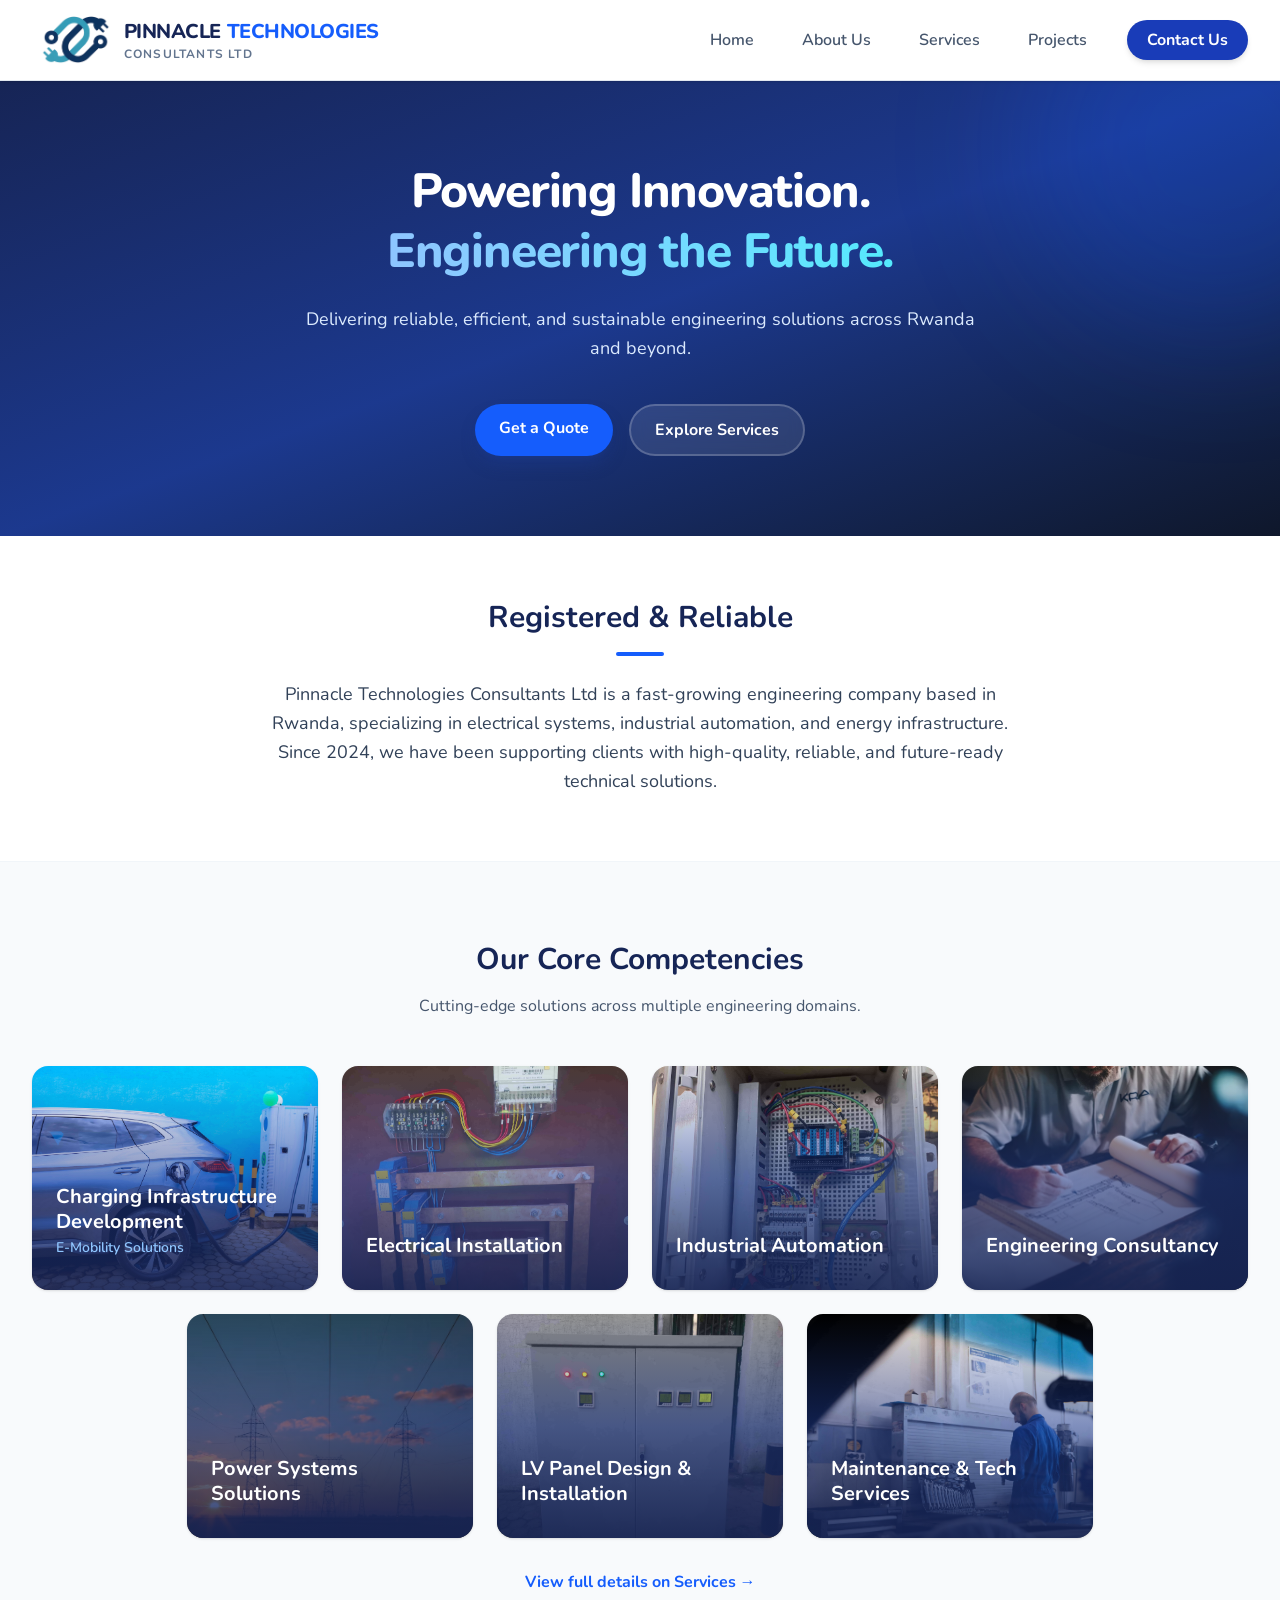
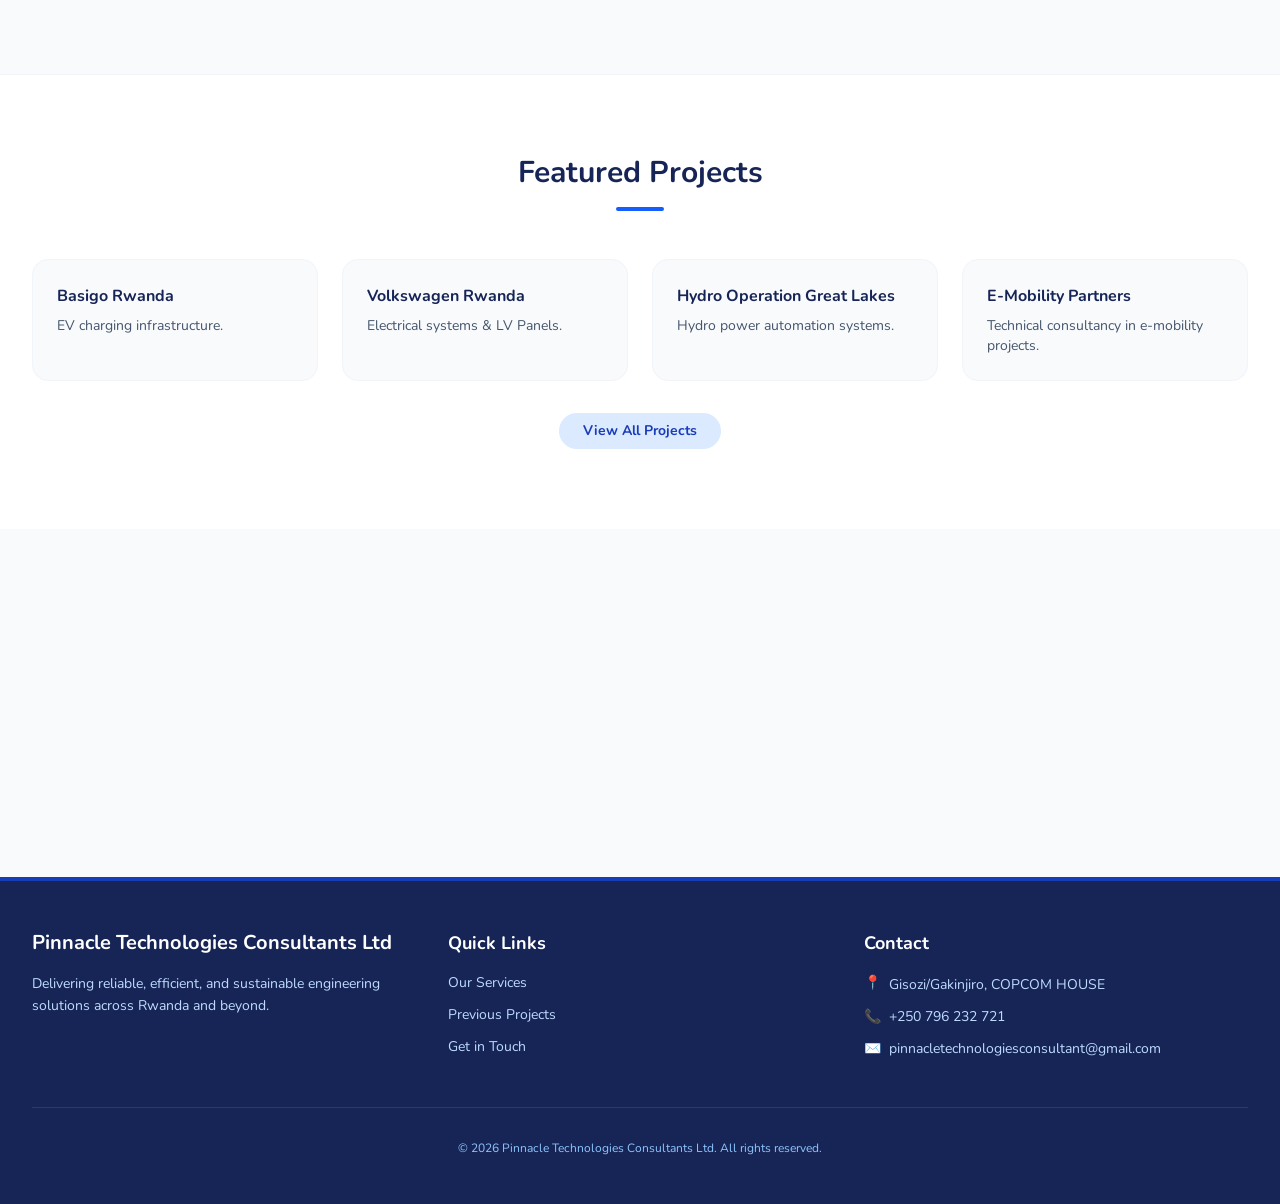
<file: index.html>
<!DOCTYPE html><html lang="en"> <head><meta charset="UTF-8"><meta name="viewport" content="width=device-width, initial-scale=1.0"><title>Pinnacle Technologies Consultants Ltd | Engineering in Rwanda</title><meta name="description" content="High-quality engineering, electrical installation, and industrial automation solutions in Kigali, Rwanda."><meta name="robots" content="index, follow, max-image-preview:large, max-snippet:-1, max-video-preview:-1"><link rel="canonical" href="https://www.pinnacletechnologies.rw/"><meta property="og:type" content="website"><meta property="og:url" content="https://www.pinnacletechnologies.rw/"><meta property="og:site_name" content="Pinnacle Technologies Consultants Ltd"><meta property="og:title" content="Pinnacle Technologies Consultants Ltd | Engineering in Rwanda"><meta property="og:description" content="High-quality engineering, electrical installation, and industrial automation solutions in Kigali, Rwanda."><meta property="og:image" content="https://www.pinnacletechnologies.rw/images/Logo.png"><meta name="twitter:card" content="summary_large_image"><meta name="twitter:url" content="https://www.pinnacletechnologies.rw/"><meta name="twitter:title" content="Pinnacle Technologies Consultants Ltd | Engineering in Rwanda"><meta name="twitter:description" content="High-quality engineering, electrical installation, and industrial automation solutions in Kigali, Rwanda."><meta name="twitter:image" content="https://www.pinnacletechnologies.rw/images/Logo.png"><link rel="preconnect" href="https://fonts.googleapis.com"><link rel="preconnect" href="https://fonts.gstatic.com" crossorigin><link href="https://fonts.googleapis.com/css2?family=Nunito:wght@400;600;700;800&display=swap" rel="stylesheet"><script type="application/ld+json">{"@context":"https://schema.org","@type":"EngineeringBusiness","@id":"https://www.pinnacletechnologies.rw/#organization","name":"Pinnacle Technologies Consultants Ltd","url":"https://www.pinnacletechnologies.rw","logo":"https://www.pinnacletechnologies.rw/images/Logo.png","image":"https://www.pinnacletechnologies.rw/images/Logo.png","description":"High-quality engineering, electrical installation, and industrial automation solutions in Kigali, Rwanda.","priceRange":"$$","address":{"@type":"PostalAddress","streetAddress":"Kagarama, Kicukiro","addressLocality":"Kigali","addressCountry":"RW"},"telephone":"+250796232721","email":"pinnacletechnologiesconsultant@gmail.com","sameAs":[]}</script><link rel="stylesheet" href="/_astro/BaseLayout.Db2dHPWp.css"></head> <body class="flex flex-col min-h-screen text-slate-800 bg-slate-50 selection:bg-blue-700 selection:text-white antialiased" style="font-family: 'Nunito', sans-serif;"> <header class="bg-white/95 backdrop-blur-md shadow-sm border-b border-slate-200 sticky top-0 z-50 transition-all"> <div class="max-w-7xl mx-auto px-4 sm:px-6 lg:px-8 relative z-50 bg-transparent"> <div class="flex justify-between items-center h-20"> <div class="flex-shrink-0 flex items-center"> <a href="/" class="text-lg sm:text-xl font-bold text-blue-950 tracking-tight focus:outline-none focus:ring-2 focus:ring-blue-800 rounded px-1 sm:px-2 py-1 flex items-center gap-2 sm:gap-3 group"> <img src="/images/Pinnacle Logo.png" alt="Pinnacle Technologies Consultants Ltd Logo" class="h-10 sm:h-12 w-auto object-contain transition-transform duration-300 group-hover:scale-105" loading="eager" decoding="async"> <div class="flex flex-col justify-center leading-none sm:leading-tight"> <div class="flex flex-col font-extrabold sm:flex-row sm:items-baseline sm:gap-1.5"> <span>PINNACLE</span> <span class="text-blue-600 font-extrabold text-[11px] sm:text-xl">TECHNOLOGIES</span> </div> <span class="text-slate-500 text-[9px] sm:text-xs font-bold tracking-widest uppercase mt-0.5 sm:mt-0">Consultants Ltd</span> </div> </a> </div> <nav class="hidden lg:flex space-x-6 xl:space-x-8 items-center" aria-label="Main Navigation"> <a href="/" class="text-slate-600 hover:text-blue-700 font-semibold transition-colors focus:outline-none focus:ring-2 focus:ring-blue-800 rounded px-2 py-1">Home</a> <a href="/about" class="text-slate-600 hover:text-blue-700 font-semibold transition-colors focus:outline-none focus:ring-2 focus:ring-blue-800 rounded px-2 py-1">About Us</a> <a href="/services" class="text-slate-600 hover:text-blue-700 font-semibold transition-colors focus:outline-none focus:ring-2 focus:ring-blue-800 rounded px-2 py-1">Services</a> <a href="/projects" class="text-slate-600 hover:text-blue-700 font-semibold transition-colors focus:outline-none focus:ring-2 focus:ring-blue-800 rounded px-2 py-1">Projects</a> <a href="/contact" class="bg-blue-800 text-white px-5 py-2 rounded-full font-bold hover:bg-blue-700 transition-all transform hover:-translate-y-0.5 shadow-md focus:outline-none focus:ring-2 focus:ring-blue-900 focus:ring-offset-2">Contact Us</a> </nav> <button id="mobile-menu-btn" aria-label="Toggle Mobile Navigation" class="lg:hidden p-2 text-slate-600 hover:text-blue-800 focus:outline-none transition-transform duration-300"> <svg id="menu-icon" class="w-7 h-7" fill="none" stroke="currentColor" viewBox="0 0 24 24"> <path stroke-linecap="round" stroke-linejoin="round" stroke-width="2" d="M4 6h16M4 12h16M4 18h16"></path> </svg> <svg id="close-icon" class="w-7 h-7 hidden" fill="none" stroke="currentColor" viewBox="0 0 24 24"> <path stroke-linecap="round" stroke-linejoin="round" stroke-width="2" d="M6 18L18 6M6 6l12 12"></path> </svg> </button> </div> </div> <div id="mobile-menu" class="lg:hidden bg-white border-t border-slate-100 absolute w-full shadow-xl transition-all duration-300 ease-in-out opacity-0 pointer-events-none -translate-y-4 z-40"> <nav class="flex flex-col px-4 pt-2 pb-6 space-y-2"> <a href="/" class="block px-3 py-3 text-slate-700 font-semibold hover:bg-blue-50 rounded-md">Home</a> <a href="/about" class="block px-3 py-3 text-slate-700 font-semibold hover:bg-blue-50 rounded-md">About Us</a> <a href="/services" class="block px-3 py-3 text-slate-700 font-semibold hover:bg-blue-50 rounded-md">Services</a> <a href="/projects" class="block px-3 py-3 text-slate-700 font-semibold hover:bg-blue-50 rounded-md">Projects</a> <a href="/contact" class="block px-3 py-3 bg-blue-800 text-white text-center font-bold rounded-md mt-2">Contact Us</a> </nav> </div> </header> <main id="main-content" class="flex-grow">  <section class="bg-gradient-to-br from-blue-950 via-blue-900 to-slate-900 text-white py-20 px-4 sm:px-6 lg:px-8 overflow-hidden relative"> <div class="absolute top-0 right-0 -mr-32 -mt-32 w-96 h-96 rounded-full bg-blue-600/20 blur-3xl"></div> <div class="max-w-7xl mx-auto text-center relative z-10"> <h1 class="text-4xl md:text-5xl lg:text-5xl font-extrabold tracking-tight mb-6 leading-tight">
Powering Innovation. <br><span class="text-transparent bg-clip-text bg-gradient-to-r from-blue-300 to-cyan-300">Engineering the Future.</span> </h1> <p class="mt-4 max-w-2xl mx-auto text-lg text-blue-100 mb-10 leading-relaxed">
Delivering reliable, efficient, and sustainable engineering solutions across Rwanda and beyond.
</p> <div class="flex flex-col sm:flex-row justify-center gap-4"> <a href="mailto:pinnacletechnologiesconsultant@gmail.com" class="bg-blue-600 text-white px-6 py-3 rounded-full font-bold text-base hover:bg-blue-500 transition-all transform hover:-translate-y-1 shadow-lg shadow-blue-900/50 focus:outline-none focus:ring-4 focus:ring-blue-300">
Get a Quote
</a> <a href="/services" class="bg-white/10 backdrop-blur-sm border-2 border-white/20 text-white px-6 py-3 rounded-full font-bold text-base hover:bg-white hover:text-blue-950 transition-all focus:outline-none focus:ring-4 focus:ring-blue-300">
Explore Services
</a> </div> </div> </section> <section class="py-16 bg-white scroll-reveal opacity-0 translate-y-12 transition-all duration-1000 ease-out" aria-labelledby="about-heading"> <div class="max-w-7xl mx-auto px-4 sm:px-6 lg:px-8 text-center"> <h2 id="about-heading" class="text-3xl font-bold text-blue-950 mb-4">Registered & Reliable</h2> <div class="w-12 h-1 bg-blue-600 mx-auto rounded-full mb-6"></div> <p class="text-lg text-slate-700 max-w-3xl mx-auto leading-relaxed">
Pinnacle Technologies Consultants Ltd is a fast-growing engineering company based in Rwanda, specializing in electrical systems, industrial automation, and energy infrastructure. Since 2024, we have been supporting clients with high-quality, reliable, and future-ready technical solutions.
</p> </div> </section> <section class="py-20 bg-slate-50 border-t border-slate-100 scroll-reveal opacity-0 translate-y-12 transition-all duration-1000 ease-out" aria-labelledby="services-heading"> <div class="max-w-7xl mx-auto px-4 sm:px-6 lg:px-8"> <div class="text-center mb-12"> <h2 id="services-heading" class="text-3xl font-bold text-blue-950">Our Core Competencies</h2> <p class="text-slate-600 mt-4 text-base">Cutting-edge solutions across multiple engineering domains.</p> </div> <div class="flex flex-wrap justify-center gap-6"> <div onclick="openPopup('E-Mobility')" class="cursor-pointer text-left w-full sm:w-[calc(50%-0.75rem)] lg:w-[calc(33.333%-1rem)] xl:w-[calc(25%-1.125rem)] relative h-56 rounded-2xl overflow-hidden group shadow-sm hover:shadow-xl hover:shadow-blue-900/20 transition-all transform hover:-translate-y-1"> <img src="/images/core/Charging Infrastructure.jpg" alt="Charging Infrastructure" class="absolute inset-0 w-full h-full object-cover group-hover:scale-110 transition-transform duration-700" loading="lazy"> <div class="absolute inset-0 bg-gradient-to-t from-blue-950 via-blue-900/60 to-transparent opacity-90 group-hover:opacity-100 transition-opacity"></div> <div class="absolute inset-0 p-6 flex flex-col justify-end"> <h3 class="text-white font-bold text-xl leading-tight">Charging Infrastructure Development</h3> <p class="text-blue-300 text-sm font-semibold mt-1">E-Mobility Solutions</p> <div class="h-0 overflow-hidden group-hover:h-6 transition-all duration-300 mt-2"> <span class="text-white text-sm font-bold flex items-center gap-1">Learn More <svg class="w-4 h-4" fill="none" stroke="currentColor" viewBox="0 0 24 24"><path stroke-linecap="round" stroke-linejoin="round" stroke-width="2" d="M14 5l7 7m0 0l-7 7m7-7H3"></path></svg></span> </div> </div> </div> <div onclick="openPopup('Electrical-Install')" class="cursor-pointer text-left w-full sm:w-[calc(50%-0.75rem)] lg:w-[calc(33.333%-1rem)] xl:w-[calc(25%-1.125rem)] relative h-56 rounded-2xl overflow-hidden group shadow-sm hover:shadow-xl hover:shadow-blue-900/20 transition-all transform hover:-translate-y-1"> <img src="/images/core/Electrical Installation.jpg" alt="Electrical Installation" class="absolute inset-0 w-full h-full object-cover group-hover:scale-110 transition-transform duration-700" loading="lazy"> <div class="absolute inset-0 bg-gradient-to-t from-blue-950 via-blue-900/60 to-transparent opacity-90 group-hover:opacity-100 transition-opacity"></div> <div class="absolute inset-0 p-6 flex flex-col justify-end"> <h3 class="text-white font-bold text-xl leading-tight">Electrical Installation</h3> <div class="h-0 overflow-hidden group-hover:h-6 transition-all duration-300 mt-2"> <span class="text-white text-sm font-bold flex items-center gap-1">Learn More <svg class="w-4 h-4" fill="none" stroke="currentColor" viewBox="0 0 24 24"><path stroke-linecap="round" stroke-linejoin="round" stroke-width="2" d="M14 5l7 7m0 0l-7 7m7-7H3"></path></svg></span> </div> </div> </div> <div onclick="openPopup('Industrial-Automation')" class="cursor-pointer text-left w-full sm:w-[calc(50%-0.75rem)] lg:w-[calc(33.333%-1rem)] xl:w-[calc(25%-1.125rem)] relative h-56 rounded-2xl overflow-hidden group shadow-sm hover:shadow-xl hover:shadow-blue-900/20 transition-all transform hover:-translate-y-1"> <img src="/images/core/Industrial Automation1.avif" alt="Industrial Automation" class="absolute inset-0 w-full h-full object-cover group-hover:scale-110 transition-transform duration-700" loading="lazy"> <div class="absolute inset-0 bg-gradient-to-t from-blue-950 via-blue-900/60 to-transparent opacity-90 group-hover:opacity-100 transition-opacity"></div> <div class="absolute inset-0 p-6 flex flex-col justify-end"> <h3 class="text-white font-bold text-xl leading-tight">Industrial Automation</h3> <div class="h-0 overflow-hidden group-hover:h-6 transition-all duration-300 mt-2"> <span class="text-white text-sm font-bold flex items-center gap-1">Learn More <svg class="w-4 h-4" fill="none" stroke="currentColor" viewBox="0 0 24 24"><path stroke-linecap="round" stroke-linejoin="round" stroke-width="2" d="M14 5l7 7m0 0l-7 7m7-7H3"></path></svg></span> </div> </div> </div> <div onclick="openPopup('Engineering')" class="cursor-pointer text-left w-full sm:w-[calc(50%-0.75rem)] lg:w-[calc(33.333%-1rem)] xl:w-[calc(25%-1.125rem)] relative h-56 rounded-2xl overflow-hidden group shadow-sm hover:shadow-xl hover:shadow-blue-900/20 transition-all transform hover:-translate-y-1"> <img src="/images/core/Engineering Consultancy.avif" alt="Engineering Consultancy" class="absolute inset-0 w-full h-full object-cover group-hover:scale-110 transition-transform duration-700" loading="lazy"> <div class="absolute inset-0 bg-gradient-to-t from-blue-950 via-blue-900/60 to-transparent opacity-90 group-hover:opacity-100 transition-opacity"></div> <div class="absolute inset-0 p-6 flex flex-col justify-end"> <h3 class="text-white font-bold text-xl leading-tight">Engineering Consultancy</h3> <div class="h-0 overflow-hidden group-hover:h-6 transition-all duration-300 mt-2"> <span class="text-white text-sm font-bold flex items-center gap-1">Learn More <svg class="w-4 h-4" fill="none" stroke="currentColor" viewBox="0 0 24 24"><path stroke-linecap="round" stroke-linejoin="round" stroke-width="2" d="M14 5l7 7m0 0l-7 7m7-7H3"></path></svg></span> </div> </div> </div> <div onclick="openPopup('Power-Systems')" class="cursor-pointer text-left w-full sm:w-[calc(50%-0.75rem)] lg:w-[calc(33.333%-1rem)] xl:w-[calc(25%-1.125rem)] relative h-56 rounded-2xl overflow-hidden group shadow-sm hover:shadow-xl hover:shadow-blue-900/20 transition-all transform hover:-translate-y-1"> <img src="/images/core/Power Systems.avif" alt="Power Systems Solutions" class="absolute inset-0 w-full h-full object-cover group-hover:scale-110 transition-transform duration-700" loading="lazy"> <div class="absolute inset-0 bg-gradient-to-t from-blue-950 via-blue-900/60 to-transparent opacity-90 group-hover:opacity-100 transition-opacity"></div> <div class="absolute inset-0 p-6 flex flex-col justify-end"> <h3 class="text-white font-bold text-xl leading-tight">Power Systems Solutions</h3> <div class="h-0 overflow-hidden group-hover:h-6 transition-all duration-300 mt-2"> <span class="text-white text-sm font-bold flex items-center gap-1">Learn More <svg class="w-4 h-4" fill="none" stroke="currentColor" viewBox="0 0 24 24"><path stroke-linecap="round" stroke-linejoin="round" stroke-width="2" d="M14 5l7 7m0 0l-7 7m7-7H3"></path></svg></span> </div> </div> </div> <div onclick="openPopup('LV-Panel')" class="cursor-pointer text-left w-full sm:w-[calc(50%-0.75rem)] lg:w-[calc(33.333%-1rem)] xl:w-[calc(25%-1.125rem)] relative h-56 rounded-2xl overflow-hidden group shadow-sm hover:shadow-xl hover:shadow-blue-900/20 transition-all transform hover:-translate-y-1"> <img src="/images/core/LV Panel Design.jpg" alt="LV Panel Design & Installation" class="absolute inset-0 w-full h-full object-cover group-hover:scale-110 transition-transform duration-700" loading="lazy"> <div class="absolute inset-0 bg-gradient-to-t from-blue-950 via-blue-900/60 to-transparent opacity-90 group-hover:opacity-100 transition-opacity"></div> <div class="absolute inset-0 p-6 flex flex-col justify-end"> <h3 class="text-white font-bold text-xl leading-tight">LV Panel Design & Installation</h3> <div class="h-0 overflow-hidden group-hover:h-6 transition-all duration-300 mt-2"> <span class="text-white text-sm font-bold flex items-center gap-1">Learn More <svg class="w-4 h-4" fill="none" stroke="currentColor" viewBox="0 0 24 24"><path stroke-linecap="round" stroke-linejoin="round" stroke-width="2" d="M14 5l7 7m0 0l-7 7m7-7H3"></path></svg></span> </div> </div> </div> <div onclick="openPopup('Maintenance')" class="cursor-pointer text-left w-full sm:w-[calc(50%-0.75rem)] lg:w-[calc(33.333%-1rem)] xl:w-[calc(25%-1.125rem)] relative h-56 rounded-2xl overflow-hidden group shadow-sm hover:shadow-xl hover:shadow-blue-900/20 transition-all transform hover:-translate-y-1"> <img src="/images/core/Maintenance & Tech Services.jpg" alt="Maintenance & Tech Services" class="absolute inset-0 w-full h-full object-cover group-hover:scale-110 transition-transform duration-700" loading="lazy"> <div class="absolute inset-0 bg-gradient-to-t from-blue-950 via-blue-900/60 to-transparent opacity-90 group-hover:opacity-100 transition-opacity"></div> <div class="absolute inset-0 p-6 flex flex-col justify-end"> <h3 class="text-white font-bold text-xl leading-tight">Maintenance & Tech Services</h3> <div class="h-0 overflow-hidden group-hover:h-6 transition-all duration-300 mt-2"> <span class="text-white text-sm font-bold flex items-center gap-1">Learn More <svg class="w-4 h-4" fill="none" stroke="currentColor" viewBox="0 0 24 24"><path stroke-linecap="round" stroke-linejoin="round" stroke-width="2" d="M14 5l7 7m0 0l-7 7m7-7H3"></path></svg></span> </div> </div> </div> </div> <div class="mt-8 text-center"> <a href="/services" class="text-blue-600 font-bold hover:text-blue-800 transition-colors">View full details on Services &rarr;</a> </div> </div> </section> <section class="py-20 bg-white border-t border-slate-100 scroll-reveal opacity-0 translate-y-12 transition-all duration-1000 ease-out"> <div class="max-w-7xl mx-auto px-4 sm:px-6 lg:px-8"> <div class="text-center mb-12"> <h2 class="text-3xl font-bold text-blue-950">Featured Projects</h2> <div class="w-12 h-1 bg-blue-600 mx-auto rounded-full mt-4 mb-6"></div> </div> <div class="grid grid-cols-1 md:grid-cols-2 lg:grid-cols-4 gap-6"> <div onclick="openProjectPopup('Basigo')" class="cursor-pointer group block p-6 bg-slate-50 rounded-2xl border border-slate-100 hover:border-blue-300 hover:shadow-md transition-all"> <h3 class="font-bold text-blue-950 mb-2 group-hover:text-blue-700">Basigo Rwanda</h3> <p class="text-sm text-slate-600">EV charging infrastructure.</p> </div> <div onclick="openProjectPopup('VW')" class="cursor-pointer group block p-6 bg-slate-50 rounded-2xl border border-slate-100 hover:border-blue-300 hover:shadow-md transition-all"> <h3 class="font-bold text-blue-950 mb-2 group-hover:text-blue-700">Volkswagen Rwanda</h3> <p class="text-sm text-slate-600">Electrical systems & LV Panels.</p> </div> <div onclick="openProjectPopup('Hydro')" class="cursor-pointer group block p-6 bg-slate-50 rounded-2xl border border-slate-100 hover:border-blue-300 hover:shadow-md transition-all"> <h3 class="font-bold text-blue-950 mb-2 group-hover:text-blue-700">Hydro Operation Great Lakes</h3> <p class="text-sm text-slate-600">Hydro power automation systems.</p> </div> <div onclick="openProjectPopup('KBS')" class="cursor-pointer group block p-6 bg-slate-50 rounded-2xl border border-slate-100 hover:border-blue-300 hover:shadow-md transition-all"> <h3 class="font-bold text-blue-950 mb-2 group-hover:text-blue-700">E-Mobility Partners</h3> <p class="text-sm text-slate-600">Technical consultancy in e-mobility projects.</p> </div> </div> <div class="mt-8 text-center"> <a href="/projects" class="inline-block bg-blue-100 text-blue-800 px-6 py-2 rounded-full font-bold text-sm hover:bg-blue-200 transition-colors">View All Projects</a> </div> </div> </section> <section class="bg-blue-950 py-16 relative overflow-hidden scroll-reveal opacity-0 translate-y-12 transition-all duration-1000 ease-out"> <div class="max-w-7xl mx-auto px-4 sm:px-6 lg:px-8 flex flex-col lg:flex-row items-center justify-between relative z-10"> <div class="lg:w-2/3 mb-8 lg:mb-0 text-center lg:text-left"> <h2 class="text-2xl md:text-3xl font-bold text-white mb-6">Why Choose Us</h2> <ul class="text-blue-100 text-base space-y-4 list-none max-w-lg mx-auto lg:mx-0 text-left"> <li class="flex items-start gap-3"> <span class="text-blue-400 font-bold mt-1 shrink-0">✓</span> <span class="leading-relaxed"><strong>Proven technical expertise</strong></span> </li> <li class="flex items-start gap-3"> <span class="text-blue-400 font-bold mt-1 shrink-0">✓</span> <span class="leading-relaxed"><strong>High-quality, standards-compliant work</strong></span> </li> <li class="flex items-start gap-3"> <span class="text-blue-400 font-bold mt-1 shrink-0">✓</span> <span class="leading-relaxed"><strong>Innovative and sustainable solutions</strong></span> </li> <li class="flex items-start gap-3"> <span class="text-blue-400 font-bold mt-1 shrink-0">✓</span> <span class="leading-relaxed"><strong>Strong focus on client satisfaction</strong></span> </li> </ul> </div> <div class="lg:w-1/3 flex justify-center lg:justify-end"> <a href="/about" class="bg-white text-blue-950 px-6 py-3 rounded-full font-bold text-base hover:bg-slate-100 transition-colors shadow-xl focus:outline-none focus:ring-4 focus:ring-blue-300">
Read Our Story
</a> </div> </div> </section> <div id="service-modal" class="fixed inset-0 z-[100] hidden items-center justify-center bg-blue-950/90 backdrop-blur-sm opacity-0 transition-opacity duration-500 px-4"> <div class="bg-white rounded-2xl shadow-2xl w-full max-w-4xl max-h-[90vh] overflow-hidden flex flex-col relative transform scale-95 translate-y-10 opacity-0 transition-all duration-500 ease-out" id="service-modal-content"> <button onclick="closePopup()" class="absolute top-4 right-4 bg-black/50 hover:bg-black/80 text-white p-2 rounded-full transition-colors z-20 focus:outline-none shadow-lg"> <svg class="w-6 h-6" fill="none" stroke="currentColor" viewBox="0 0 24 24"><path stroke-linecap="round" stroke-linejoin="round" stroke-width="2" d="M6 18L18 6M6 6l12 12"></path></svg> </button> <div class="h-64 sm:h-80 md:h-96 w-full relative bg-slate-900 overflow-hidden group"> <div id="modal-slides" class="flex h-full transition-transform duration-500 ease-in-out"></div> <button onclick="prevSlide()" class="absolute left-4 top-1/2 -translate-y-1/2 bg-white/80 hover:bg-white text-blue-950 p-2 rounded-full transition-colors opacity-0 group-hover:opacity-100 focus:outline-none shadow-md"> <svg class="w-5 h-5" fill="none" stroke="currentColor" viewBox="0 0 24 24"><path stroke-linecap="round" stroke-linejoin="round" stroke-width="2" d="M15 19l-7-7 7-7"></path></svg> </button> <button onclick="nextSlide()" class="absolute right-4 top-1/2 -translate-y-1/2 bg-white/80 hover:bg-white text-blue-950 p-2 rounded-full transition-colors opacity-0 group-hover:opacity-100 focus:outline-none shadow-md"> <svg class="w-5 h-5" fill="none" stroke="currentColor" viewBox="0 0 24 24"><path stroke-linecap="round" stroke-linejoin="round" stroke-width="2" d="M9 5l7 7-7 7"></path></svg> </button> <div id="modal-indicators" class="absolute bottom-4 left-1/2 -translate-x-1/2 flex gap-2"></div> </div> <div class="p-6 sm:p-10 overflow-y-auto"> <h2 id="modal-title" class="text-2xl md:text-3xl font-bold text-blue-950 mb-6"></h2> <div id="modal-body" class="text-slate-700 text-base leading-relaxed space-y-4"></div> <div class="mt-8 pt-6 border-t border-slate-100 text-center"> <a href="/contact" class="inline-block bg-blue-700 text-white px-8 py-3 rounded-full font-bold hover:bg-blue-800 transition-colors shadow-md hover:-translate-y-0.5 transform">
Request this Service
</a> </div> </div> </div> </div> <script type="module" src="/_astro/ServiceModal.astro_astro_type_script_index_0_lang.CmtAoNo8.js"></script> <div id="project-modal" class="fixed inset-0 z-[100] hidden items-center justify-center bg-slate-900/95 backdrop-blur-sm opacity-0 transition-opacity duration-500 sm:p-6"> <div class="bg-white w-full h-full sm:h-[95vh] sm:max-w-5xl sm:rounded-3xl shadow-2xl flex flex-col relative transform scale-95 translate-y-10 opacity-0 transition-all duration-500 ease-out overflow-hidden" id="project-modal-content"> <div class="sticky top-0 z-50 bg-white/90 backdrop-blur-md border-b border-slate-100 px-4 sm:px-8 py-4 flex justify-between items-center shrink-0"> <div class="flex items-center gap-3"> <span class="w-2 h-2 rounded-full bg-blue-600 animate-pulse hidden sm:block"></span> <span id="project-modal-year" class="font-bold text-blue-950 text-base sm:text-lg"></span> </div> <button onclick="closeProjectPopup()" class="flex items-center gap-2 px-4 py-2 bg-slate-100 hover:bg-slate-200 text-slate-700 rounded-full font-bold transition-colors focus:outline-none text-sm group"> <svg class="w-4 h-4 group-hover:rotate-90 transition-transform duration-300" fill="none" stroke="currentColor" viewBox="0 0 24 24"><path stroke-linecap="round" stroke-linejoin="round" stroke-width="2" d="M6 18L18 6M6 6l12 12"></path></svg>
Close
</button> </div> <div class="overflow-y-auto flex-grow w-full bg-white relative"> <div class="w-full relative bg-slate-50 h-48 sm:h-48 md:h-52 overflow-hidden group border-b border-slate-100"> <div id="project-modal-slides" class="flex h-full transition-transform duration-500 ease-in-out"></div> <button onclick="prevProjectSlide()" class="absolute left-4 top-1/2 -translate-y-1/2 bg-white/90 hover:bg-white text-blue-950 p-3 rounded-full transition-all opacity-0 group-hover:opacity-100 focus:outline-none shadow-lg transform hover:scale-110"> <svg class="w-6 h-6" fill="none" stroke="currentColor" viewBox="0 0 24 24"><path stroke-linecap="round" stroke-linejoin="round" stroke-width="2" d="M15 19l-7-7 7-7"></path></svg> </button> <button onclick="nextProjectSlide()" class="absolute right-4 top-1/2 -translate-y-1/2 bg-white/90 hover:bg-white text-blue-950 p-3 rounded-full transition-all opacity-0 group-hover:opacity-100 focus:outline-none shadow-lg transform hover:scale-110"> <svg class="w-6 h-6" fill="none" stroke="currentColor" viewBox="0 0 24 24"><path stroke-linecap="round" stroke-linejoin="round" stroke-width="2" d="M9 5l7 7-7 7"></path></svg> </button> <div id="project-modal-indicators" class="absolute bottom-6 left-1/2 -translate-x-1/2 flex gap-3 z-10"></div> </div> <div class="max-w-3xl mx-auto px-6 sm:px-8 py-12 md:py-16"> <div class="text-center mb-16"> <!-- <span id="project-modal-year" class="text-blue-600 font-bold tracking-widest text-sm uppercase block mb-4"></span> --> <h2 id="project-modal-title" class="text-4xl md:text-5xl font-extrabold text-blue-950 mb-8 leading-tight"></h2> <div class="flex flex-wrap justify-center gap-4"> <span class="bg-blue-50 text-blue-800 px-5 py-2.5 rounded-full text-sm font-bold border border-blue-100">Engineering</span> <a id="project-modal-link" href="#" target="_blank" rel="noopener noreferrer" class="inline-flex items-center text-sm font-bold text-slate-600 hover:text-blue-700 transition-colors bg-white px-5 py-2.5 rounded-full border border-slate-200 hover:border-blue-200 hover:bg-blue-50 shadow-sm">
Visit Client Website &rarr;
</a> </div> </div> <div class="bg-slate-50/50 rounded-3xl p-8 sm:p-10 mb-16 border border-slate-100 shadow-sm"> <h3 class="text-xs font-bold text-slate-400 uppercase tracking-widest mb-6">Key Deliverables</h3> <ul id="project-modal-highlights" class="space-y-4 text-slate-800 font-semibold text-base sm:text-lg"></ul> </div> <div class="prose prose-lg prose-blue max-w-none text-slate-600 leading-relaxed space-y-6 pb-10"> <div id="project-modal-body"></div> </div> </div> <div class="border-t border-slate-100 bg-slate-50 py-12 text-center mt-8"> <p class="text-blue-950 font-bold text-xl mb-6">Ready to discuss a similar project?</p> <a href="/contact" class="inline-block bg-blue-700 text-white px-8 py-3.5 rounded-full font-bold hover:bg-blue-800 transition-all shadow-md hover:-translate-y-0.5">
Contact Our Team Today
</a> </div> </div> </div> </div> <script type="module" src="/_astro/ProjectModal.astro_astro_type_script_index_0_lang.BRRA4DCc.js"></script>  </main> <footer class="bg-blue-950 text-white mt-auto border-t-4 border-blue-800"> <div class="max-w-7xl mx-auto px-4 sm:px-6 lg:px-8 py-12"> <div class="grid grid-cols-1 sm:grid-cols-2 lg:grid-cols-3 gap-12 lg:gap-8"> <div class="sm:col-span-2 lg:col-span-1"> <h3 class="text-xl font-bold mb-4">Pinnacle Technologies Consultants Ltd</h3> <p class="text-blue-200 text-sm leading-relaxed max-w-md">Delivering reliable, efficient, and sustainable engineering solutions across Rwanda and beyond.</p> </div> <div> <h3 class="text-lg font-bold mb-4">Quick Links</h3> <ul class="space-y-3 text-blue-200 text-sm"> <li><a href="/services" class="hover:text-white transition-colors focus:outline-none focus:underline">Our Services</a></li> <li><a href="/projects" class="hover:text-white transition-colors focus:outline-none focus:underline">Previous Projects</a></li> <li><a href="/contact" class="hover:text-white transition-colors focus:outline-none focus:underline">Get in Touch</a></li> </ul> </div> <div> <h3 class="text-lg font-bold mb-4">Contact</h3> <ul class="space-y-3 text-blue-200 text-sm"> <li class="flex items-start gap-2"><span>📍</span> <span class="mt-0.5">Gisozi/Gakinjiro, COPCOM HOUSE</span></li> <li class="flex items-center gap-2"><span>📞</span> <a href="tel:+250796232721" class="hover:text-white focus:underline transition-colors">+250 796 232 721</a></li> <li class="flex items-center gap-2"><span>✉️</span> <a href="mailto:pinnacletechnologiesconsultant@gmail.com" class="hover:text-white focus:underline transition-colors truncate">pinnacletechnologiesconsultant@gmail.com</a></li> </ul> </div> </div> <div class="border-t border-blue-900 mt-12 pt-8 text-center text-blue-300 text-xs">
&copy; 2026 Pinnacle Technologies Consultants Ltd. All rights reserved.
</div> </div> </footer> <script type="module">const a=document.getElementById("mobile-menu-btn"),t=document.getElementById("mobile-menu"),c=document.getElementById("menu-icon"),l=document.getElementById("close-icon");let n=!1;a?.addEventListener("click",()=>{n=!n,c?.classList.toggle("hidden"),l?.classList.toggle("hidden"),n?(t?.classList.remove("opacity-0","pointer-events-none","-translate-y-4"),t?.classList.add("opacity-100","pointer-events-auto","translate-y-0")):(t?.classList.remove("opacity-100","pointer-events-auto","translate-y-0"),t?.classList.add("opacity-0","pointer-events-none","-translate-y-4"))});const i={root:null,rootMargin:"0px",threshold:0},r=new IntersectionObserver((s,o)=>{s.forEach(e=>{e.isIntersecting&&(e.target.classList.remove("opacity-0","translate-y-12"),e.target.classList.add("opacity-100","translate-y-0"),o.unobserve(e.target))})},i);document.querySelectorAll(".scroll-reveal").forEach(s=>{r.observe(s)});</script> </body> </html>
</file>
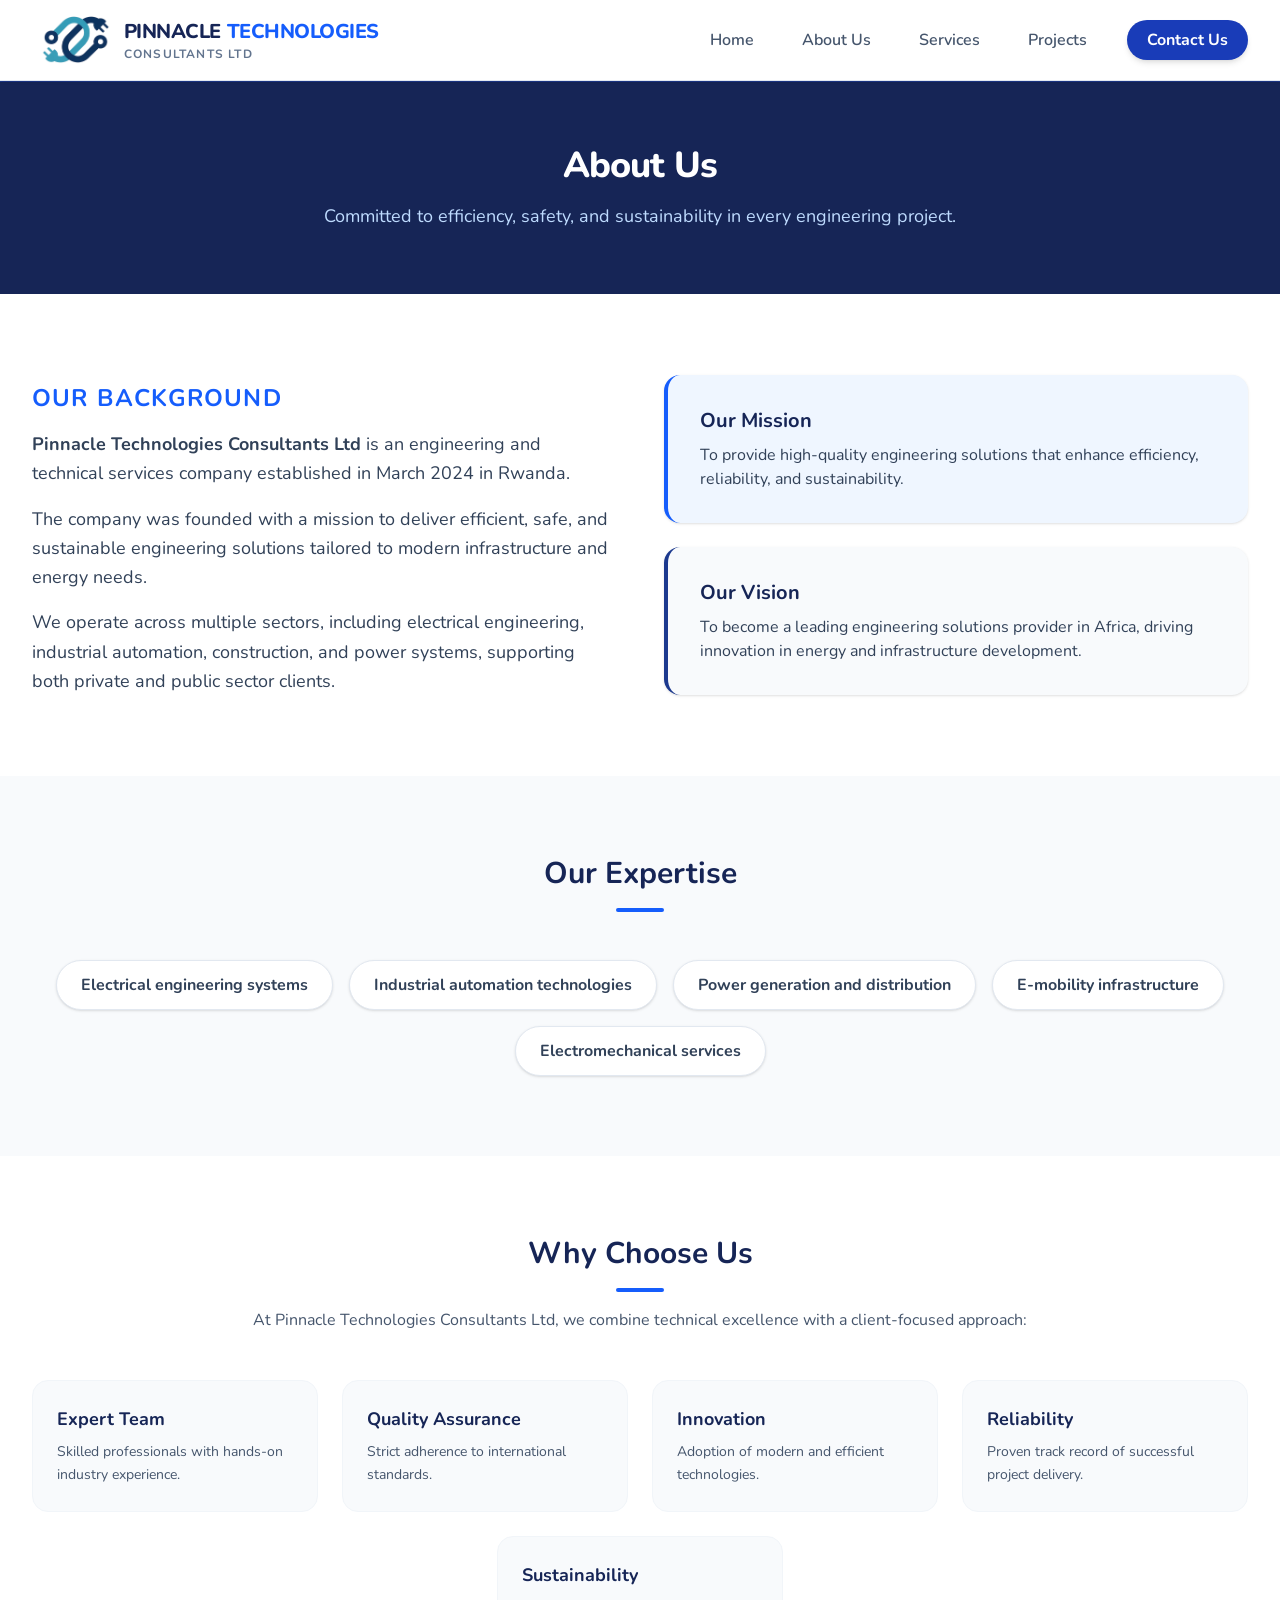
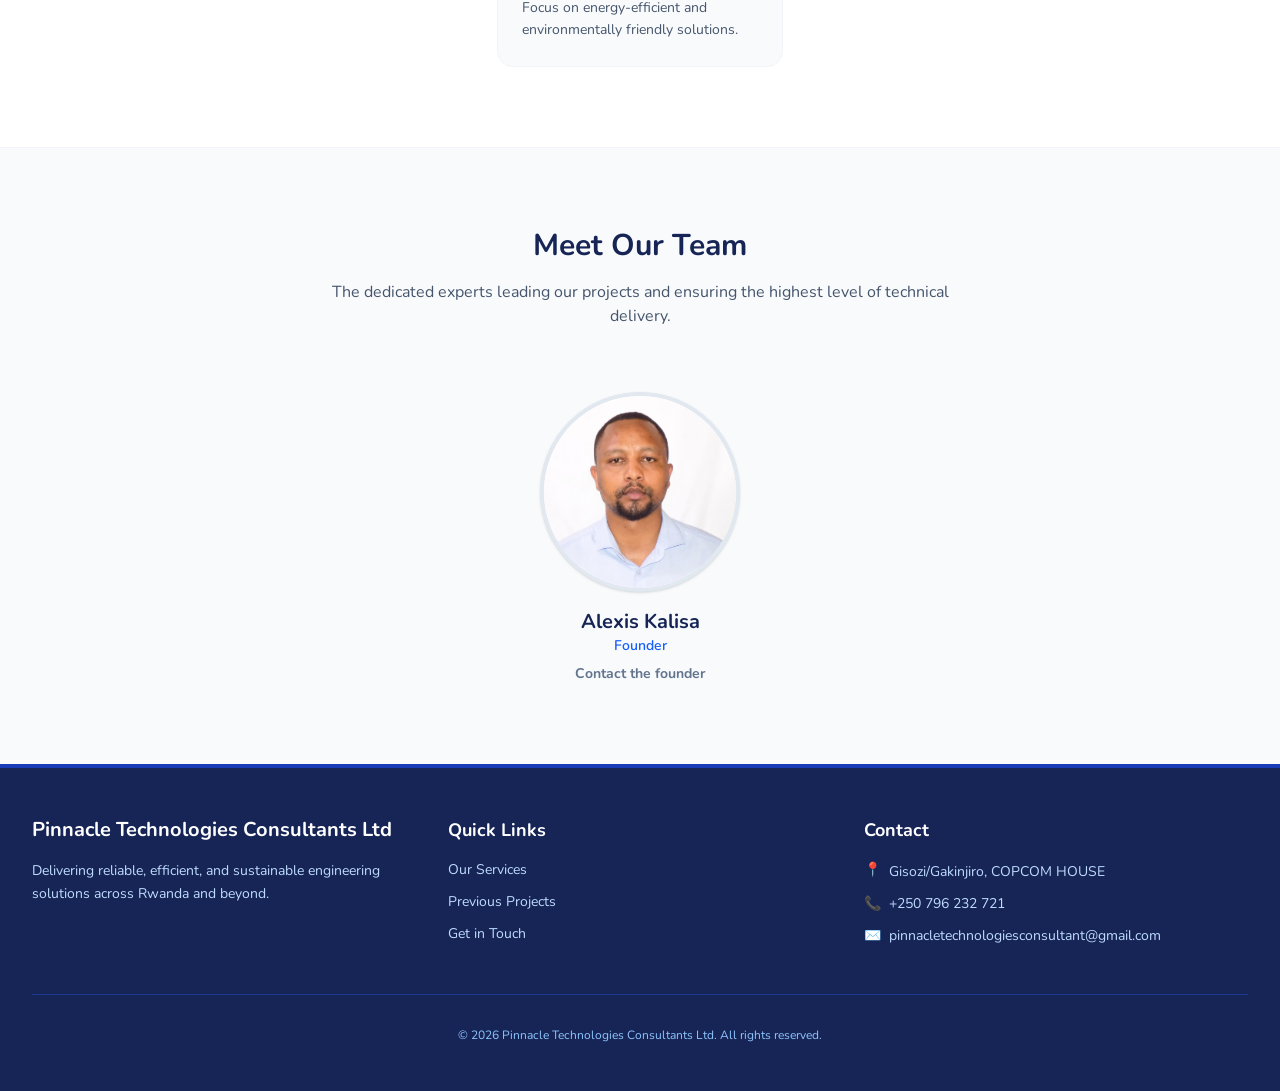
<file: about/index.html>
<!DOCTYPE html><html lang="en"> <head><meta charset="UTF-8"><meta name="viewport" content="width=device-width, initial-scale=1.0"><title>About Us | Pinnacle Technologies Consultants Ltd</title><meta name="description" content="Learn about our history, our commitment to engineering excellence, and the expert team behind Pinnacle Technologies Consultants Ltd in Rwanda."><meta name="robots" content="index, follow, max-image-preview:large, max-snippet:-1, max-video-preview:-1"><link rel="canonical" href="https://www.pinnacletechnologies.rw/about"><meta property="og:type" content="website"><meta property="og:url" content="https://www.pinnacletechnologies.rw/about"><meta property="og:site_name" content="Pinnacle Technologies Consultants Ltd"><meta property="og:title" content="About Us | Pinnacle Technologies Consultants Ltd"><meta property="og:description" content="Learn about our history, our commitment to engineering excellence, and the expert team behind Pinnacle Technologies Consultants Ltd in Rwanda."><meta property="og:image" content="https://www.pinnacletechnologies.rw/images/Logo.png"><meta name="twitter:card" content="summary_large_image"><meta name="twitter:url" content="https://www.pinnacletechnologies.rw/about"><meta name="twitter:title" content="About Us | Pinnacle Technologies Consultants Ltd"><meta name="twitter:description" content="Learn about our history, our commitment to engineering excellence, and the expert team behind Pinnacle Technologies Consultants Ltd in Rwanda."><meta name="twitter:image" content="https://www.pinnacletechnologies.rw/images/Logo.png"><link rel="preconnect" href="https://fonts.googleapis.com"><link rel="preconnect" href="https://fonts.gstatic.com" crossorigin><link href="https://fonts.googleapis.com/css2?family=Nunito:wght@400;600;700;800&display=swap" rel="stylesheet"><script type="application/ld+json">{"@context":"https://schema.org","@type":"EngineeringBusiness","@id":"https://www.pinnacletechnologies.rw/#organization","name":"Pinnacle Technologies Consultants Ltd","url":"https://www.pinnacletechnologies.rw","logo":"https://www.pinnacletechnologies.rw/images/Logo.png","image":"https://www.pinnacletechnologies.rw/images/Logo.png","description":"Learn about our history, our commitment to engineering excellence, and the expert team behind Pinnacle Technologies Consultants Ltd in Rwanda.","priceRange":"$$","address":{"@type":"PostalAddress","streetAddress":"Kagarama, Kicukiro","addressLocality":"Kigali","addressCountry":"RW"},"telephone":"+250796232721","email":"pinnacletechnologiesconsultant@gmail.com","sameAs":[]}</script><link rel="stylesheet" href="/_astro/BaseLayout.Db2dHPWp.css"></head> <body class="flex flex-col min-h-screen text-slate-800 bg-slate-50 selection:bg-blue-700 selection:text-white antialiased" style="font-family: 'Nunito', sans-serif;"> <header class="bg-white/95 backdrop-blur-md shadow-sm border-b border-slate-200 sticky top-0 z-50 transition-all"> <div class="max-w-7xl mx-auto px-4 sm:px-6 lg:px-8 relative z-50 bg-transparent"> <div class="flex justify-between items-center h-20"> <div class="flex-shrink-0 flex items-center"> <a href="/" class="text-lg sm:text-xl font-bold text-blue-950 tracking-tight focus:outline-none focus:ring-2 focus:ring-blue-800 rounded px-1 sm:px-2 py-1 flex items-center gap-2 sm:gap-3 group"> <img src="/images/Pinnacle Logo.png" alt="Pinnacle Technologies Consultants Ltd Logo" class="h-10 sm:h-12 w-auto object-contain transition-transform duration-300 group-hover:scale-105" loading="eager" decoding="async"> <div class="flex flex-col justify-center leading-none sm:leading-tight"> <div class="flex flex-col font-extrabold sm:flex-row sm:items-baseline sm:gap-1.5"> <span>PINNACLE</span> <span class="text-blue-600 font-extrabold text-[11px] sm:text-xl">TECHNOLOGIES</span> </div> <span class="text-slate-500 text-[9px] sm:text-xs font-bold tracking-widest uppercase mt-0.5 sm:mt-0">Consultants Ltd</span> </div> </a> </div> <nav class="hidden lg:flex space-x-6 xl:space-x-8 items-center" aria-label="Main Navigation"> <a href="/" class="text-slate-600 hover:text-blue-700 font-semibold transition-colors focus:outline-none focus:ring-2 focus:ring-blue-800 rounded px-2 py-1">Home</a> <a href="/about" class="text-slate-600 hover:text-blue-700 font-semibold transition-colors focus:outline-none focus:ring-2 focus:ring-blue-800 rounded px-2 py-1">About Us</a> <a href="/services" class="text-slate-600 hover:text-blue-700 font-semibold transition-colors focus:outline-none focus:ring-2 focus:ring-blue-800 rounded px-2 py-1">Services</a> <a href="/projects" class="text-slate-600 hover:text-blue-700 font-semibold transition-colors focus:outline-none focus:ring-2 focus:ring-blue-800 rounded px-2 py-1">Projects</a> <a href="/contact" class="bg-blue-800 text-white px-5 py-2 rounded-full font-bold hover:bg-blue-700 transition-all transform hover:-translate-y-0.5 shadow-md focus:outline-none focus:ring-2 focus:ring-blue-900 focus:ring-offset-2">Contact Us</a> </nav> <button id="mobile-menu-btn" aria-label="Toggle Mobile Navigation" class="lg:hidden p-2 text-slate-600 hover:text-blue-800 focus:outline-none transition-transform duration-300"> <svg id="menu-icon" class="w-7 h-7" fill="none" stroke="currentColor" viewBox="0 0 24 24"> <path stroke-linecap="round" stroke-linejoin="round" stroke-width="2" d="M4 6h16M4 12h16M4 18h16"></path> </svg> <svg id="close-icon" class="w-7 h-7 hidden" fill="none" stroke="currentColor" viewBox="0 0 24 24"> <path stroke-linecap="round" stroke-linejoin="round" stroke-width="2" d="M6 18L18 6M6 6l12 12"></path> </svg> </button> </div> </div> <div id="mobile-menu" class="lg:hidden bg-white border-t border-slate-100 absolute w-full shadow-xl transition-all duration-300 ease-in-out opacity-0 pointer-events-none -translate-y-4 z-40"> <nav class="flex flex-col px-4 pt-2 pb-6 space-y-2"> <a href="/" class="block px-3 py-3 text-slate-700 font-semibold hover:bg-blue-50 rounded-md">Home</a> <a href="/about" class="block px-3 py-3 text-slate-700 font-semibold hover:bg-blue-50 rounded-md">About Us</a> <a href="/services" class="block px-3 py-3 text-slate-700 font-semibold hover:bg-blue-50 rounded-md">Services</a> <a href="/projects" class="block px-3 py-3 text-slate-700 font-semibold hover:bg-blue-50 rounded-md">Projects</a> <a href="/contact" class="block px-3 py-3 bg-blue-800 text-white text-center font-bold rounded-md mt-2">Contact Us</a> </nav> </div> </header> <main id="main-content" class="flex-grow">  <section class="bg-blue-950 text-white py-16 px-4 sm:px-6 lg:px-8 border-t border-blue-900"> <div class="max-w-7xl mx-auto text-center"> <h1 class="text-3xl md:text-4xl font-extrabold tracking-tight mb-4">About Us</h1> <p class="text-lg text-blue-200 max-w-2xl mx-auto">
Committed to efficiency, safety, and sustainability in every engineering project.
</p> </div> </section> <section class="py-20 bg-white scroll-reveal opacity-0 translate-y-12 transition-all duration-1000 ease-out" aria-labelledby="story-heading"> <div class="max-w-7xl mx-auto px-4 sm:px-6 lg:px-8 flex flex-col lg:flex-row gap-12 items-center"> <div class="lg:w-1/2"> <h2 id="story-heading" class="text-blue-600 font-bold tracking-wider text-2xl uppercase mt-2 mb-4">Our Background</h2> <!-- <h2 id="story-heading" class="text-2xl md:text-3xl font-bold text-blue-950 mt-2 mb-4">Company Background</h2> --> <div class="space-y-4 text-slate-700 leading-relaxed text-lg"> <p> <strong>Pinnacle Technologies Consultants Ltd</strong> is an engineering and technical services company established in March 2024 in Rwanda.
</p> <p>
The company was founded with a mission to deliver efficient, safe, and sustainable engineering solutions tailored to modern infrastructure and energy needs.
</p> <p>
We operate across multiple sectors, including electrical engineering, industrial automation, construction, and power systems, supporting both private and public sector clients.
</p> </div> </div> <div class="lg:w-1/2 w-full grid gap-6"> <div class="bg-blue-50 p-8 rounded-2xl border-l-4 border-blue-600 shadow-sm"> <h3 class="text-xl font-bold text-blue-950 mb-2">Our Mission</h3> <p class="text-slate-700">To provide high-quality engineering solutions that enhance efficiency, reliability, and sustainability.</p> </div> <div class="bg-slate-50 p-8 rounded-2xl border-l-4 border-blue-900 shadow-sm"> <h3 class="text-xl font-bold text-blue-950 mb-2">Our Vision</h3> <p class="text-slate-700">To become a leading engineering solutions provider in Africa, driving innovation in energy and infrastructure development.</p> </div> </div> </div> </section> <section id="expertise" class="py-20 bg-slate-50 scroll-reveal opacity-0 translate-y-12 transition-all duration-1000 ease-out" aria-labelledby="expertise-heading"> <div class="max-w-7xl mx-auto px-4 sm:px-6 lg:px-8"> <div class="text-center mb-12"> <h2 id="expertise-heading" class="text-2xl md:text-3xl font-bold text-blue-950">Our Expertise</h2> <div class="w-12 h-1 bg-blue-600 mx-auto rounded-full mt-4 mb-4"></div> </div> <div class="flex flex-wrap justify-center gap-4"> <span class="bg-white border border-slate-200 px-6 py-3 rounded-full font-bold text-slate-700 shadow-sm">Electrical engineering systems</span> <span class="bg-white border border-slate-200 px-6 py-3 rounded-full font-bold text-slate-700 shadow-sm">Industrial automation technologies</span> <span class="bg-white border border-slate-200 px-6 py-3 rounded-full font-bold text-slate-700 shadow-sm">Power generation and distribution</span> <span class="bg-white border border-slate-200 px-6 py-3 rounded-full font-bold text-slate-700 shadow-sm">E-mobility infrastructure</span> <span class="bg-white border border-slate-200 px-6 py-3 rounded-full font-bold text-slate-700 shadow-sm">Electromechanical services</span> </div> </div> </section> <section class="py-20 bg-white scroll-reveal opacity-0 translate-y-12 transition-all duration-1000 ease-out" aria-labelledby="values-heading"> <div class="max-w-7xl mx-auto px-4 sm:px-6 lg:px-8"> <div class="text-center mb-12"> <h2 id="values-heading" class="text-2xl md:text-3xl font-bold text-blue-950">Why Choose Us</h2> <div class="w-12 h-1 bg-blue-600 mx-auto rounded-full mt-4 mb-4"></div> <p class="text-slate-600 text-base mt-4">At Pinnacle Technologies Consultants Ltd, we combine technical excellence with a client-focused approach:</p> </div> <div class="flex flex-wrap justify-center gap-6"> <article class="w-full md:w-[calc(50%-0.75rem)] lg:w-[calc(33.333%-1rem)] xl:w-[calc(25%-1.125rem)] bg-slate-50 p-6 rounded-2xl border border-slate-100 hover:shadow-lg hover:-translate-y-1 transition-all"> <h3 class="text-lg font-bold text-blue-950 mb-2">Expert Team</h3> <p class="text-slate-600 text-sm leading-relaxed">Skilled professionals with hands-on industry experience.</p> </article> <article class="w-full md:w-[calc(50%-0.75rem)] lg:w-[calc(33.333%-1rem)] xl:w-[calc(25%-1.125rem)] bg-slate-50 p-6 rounded-2xl border border-slate-100 hover:shadow-lg hover:-translate-y-1 transition-all"> <h3 class="text-lg font-bold text-blue-950 mb-2">Quality Assurance</h3> <p class="text-slate-600 text-sm leading-relaxed">Strict adherence to international standards.</p> </article> <article class="w-full md:w-[calc(50%-0.75rem)] lg:w-[calc(33.333%-1rem)] xl:w-[calc(25%-1.125rem)] bg-slate-50 p-6 rounded-2xl border border-slate-100 hover:shadow-lg hover:-translate-y-1 transition-all"> <h3 class="text-lg font-bold text-blue-950 mb-2">Innovation</h3> <p class="text-slate-600 text-sm leading-relaxed">Adoption of modern and efficient technologies.</p> </article> <article class="w-full md:w-[calc(50%-0.75rem)] lg:w-[calc(33.333%-1rem)] xl:w-[calc(25%-1.125rem)] bg-slate-50 p-6 rounded-2xl border border-slate-100 hover:shadow-lg hover:-translate-y-1 transition-all"> <h3 class="text-lg font-bold text-blue-950 mb-2">Reliability</h3> <p class="text-slate-600 text-sm leading-relaxed">Proven track record of successful project delivery.</p> </article> <article class="w-full md:w-[calc(50%-0.75rem)] lg:w-[calc(33.333%-1rem)] xl:w-[calc(25%-1.125rem)] bg-slate-50 p-6 rounded-2xl border border-slate-100 hover:shadow-lg hover:-translate-y-1 transition-all"> <h3 class="text-lg font-bold text-blue-950 mb-2">Sustainability</h3> <p class="text-slate-600 text-sm leading-relaxed">Focus on energy-efficient and environmentally friendly solutions.</p> </article> </div> </div> </section> <section class="py-20 bg-slate-50 border-t border-slate-100 scroll-reveal opacity-0 translate-y-12 transition-all duration-1000 ease-out" aria-labelledby="team-heading"> <div class="max-w-7xl mx-auto px-4 sm:px-6 lg:px-8"> <div class="text-center mb-16"> <h2 id="team-heading" class="text-2xl md:text-3xl font-bold text-blue-950">Meet Our Team</h2> <p class="text-slate-600 mt-4 max-w-2xl mx-auto text-base">The dedicated experts leading our projects and ensuring the highest level of technical delivery.</p> </div> <div class="grid grid-cols-1 md:grid-cols-1 gap-10 text-center"> <article class="flex flex-col items-center group"> <div class="w-50 h-50 bg-white border-4 border-slate-200 text-blue-700 rounded-full flex items-center justify-center text-2xl font-bold mb-4 shadow-sm group-hover:scale-105 transition-transform duration-300 overflow-hidden"> <img src="/images/team/Alexis.jpeg" alt="Alexis Profile" class="w-full h-full object-cover"> </div> <h3 class="text-xl font-bold text-blue-950">Alexis Kalisa</h3> <p class="text-blue-600 font-semibold mb-2 text-sm">Founder</p> <a href="mailto:pinnacletechnologiesconsultant@gmail.com" class="text-slate-500 hover:text-blue-700 transition-colors text-sm focus:outline-none focus:underline font-bold">Contact the founder</a> </article> </div> </div> </section>  </main> <footer class="bg-blue-950 text-white mt-auto border-t-4 border-blue-800"> <div class="max-w-7xl mx-auto px-4 sm:px-6 lg:px-8 py-12"> <div class="grid grid-cols-1 sm:grid-cols-2 lg:grid-cols-3 gap-12 lg:gap-8"> <div class="sm:col-span-2 lg:col-span-1"> <h3 class="text-xl font-bold mb-4">Pinnacle Technologies Consultants Ltd</h3> <p class="text-blue-200 text-sm leading-relaxed max-w-md">Delivering reliable, efficient, and sustainable engineering solutions across Rwanda and beyond.</p> </div> <div> <h3 class="text-lg font-bold mb-4">Quick Links</h3> <ul class="space-y-3 text-blue-200 text-sm"> <li><a href="/services" class="hover:text-white transition-colors focus:outline-none focus:underline">Our Services</a></li> <li><a href="/projects" class="hover:text-white transition-colors focus:outline-none focus:underline">Previous Projects</a></li> <li><a href="/contact" class="hover:text-white transition-colors focus:outline-none focus:underline">Get in Touch</a></li> </ul> </div> <div> <h3 class="text-lg font-bold mb-4">Contact</h3> <ul class="space-y-3 text-blue-200 text-sm"> <li class="flex items-start gap-2"><span>📍</span> <span class="mt-0.5">Gisozi/Gakinjiro, COPCOM HOUSE</span></li> <li class="flex items-center gap-2"><span>📞</span> <a href="tel:+250796232721" class="hover:text-white focus:underline transition-colors">+250 796 232 721</a></li> <li class="flex items-center gap-2"><span>✉️</span> <a href="mailto:pinnacletechnologiesconsultant@gmail.com" class="hover:text-white focus:underline transition-colors truncate">pinnacletechnologiesconsultant@gmail.com</a></li> </ul> </div> </div> <div class="border-t border-blue-900 mt-12 pt-8 text-center text-blue-300 text-xs">
&copy; 2026 Pinnacle Technologies Consultants Ltd. All rights reserved.
</div> </div> </footer> <script type="module">const a=document.getElementById("mobile-menu-btn"),t=document.getElementById("mobile-menu"),c=document.getElementById("menu-icon"),l=document.getElementById("close-icon");let n=!1;a?.addEventListener("click",()=>{n=!n,c?.classList.toggle("hidden"),l?.classList.toggle("hidden"),n?(t?.classList.remove("opacity-0","pointer-events-none","-translate-y-4"),t?.classList.add("opacity-100","pointer-events-auto","translate-y-0")):(t?.classList.remove("opacity-100","pointer-events-auto","translate-y-0"),t?.classList.add("opacity-0","pointer-events-none","-translate-y-4"))});const i={root:null,rootMargin:"0px",threshold:0},r=new IntersectionObserver((s,o)=>{s.forEach(e=>{e.isIntersecting&&(e.target.classList.remove("opacity-0","translate-y-12"),e.target.classList.add("opacity-100","translate-y-0"),o.unobserve(e.target))})},i);document.querySelectorAll(".scroll-reveal").forEach(s=>{r.observe(s)});</script> </body> </html>
</file>
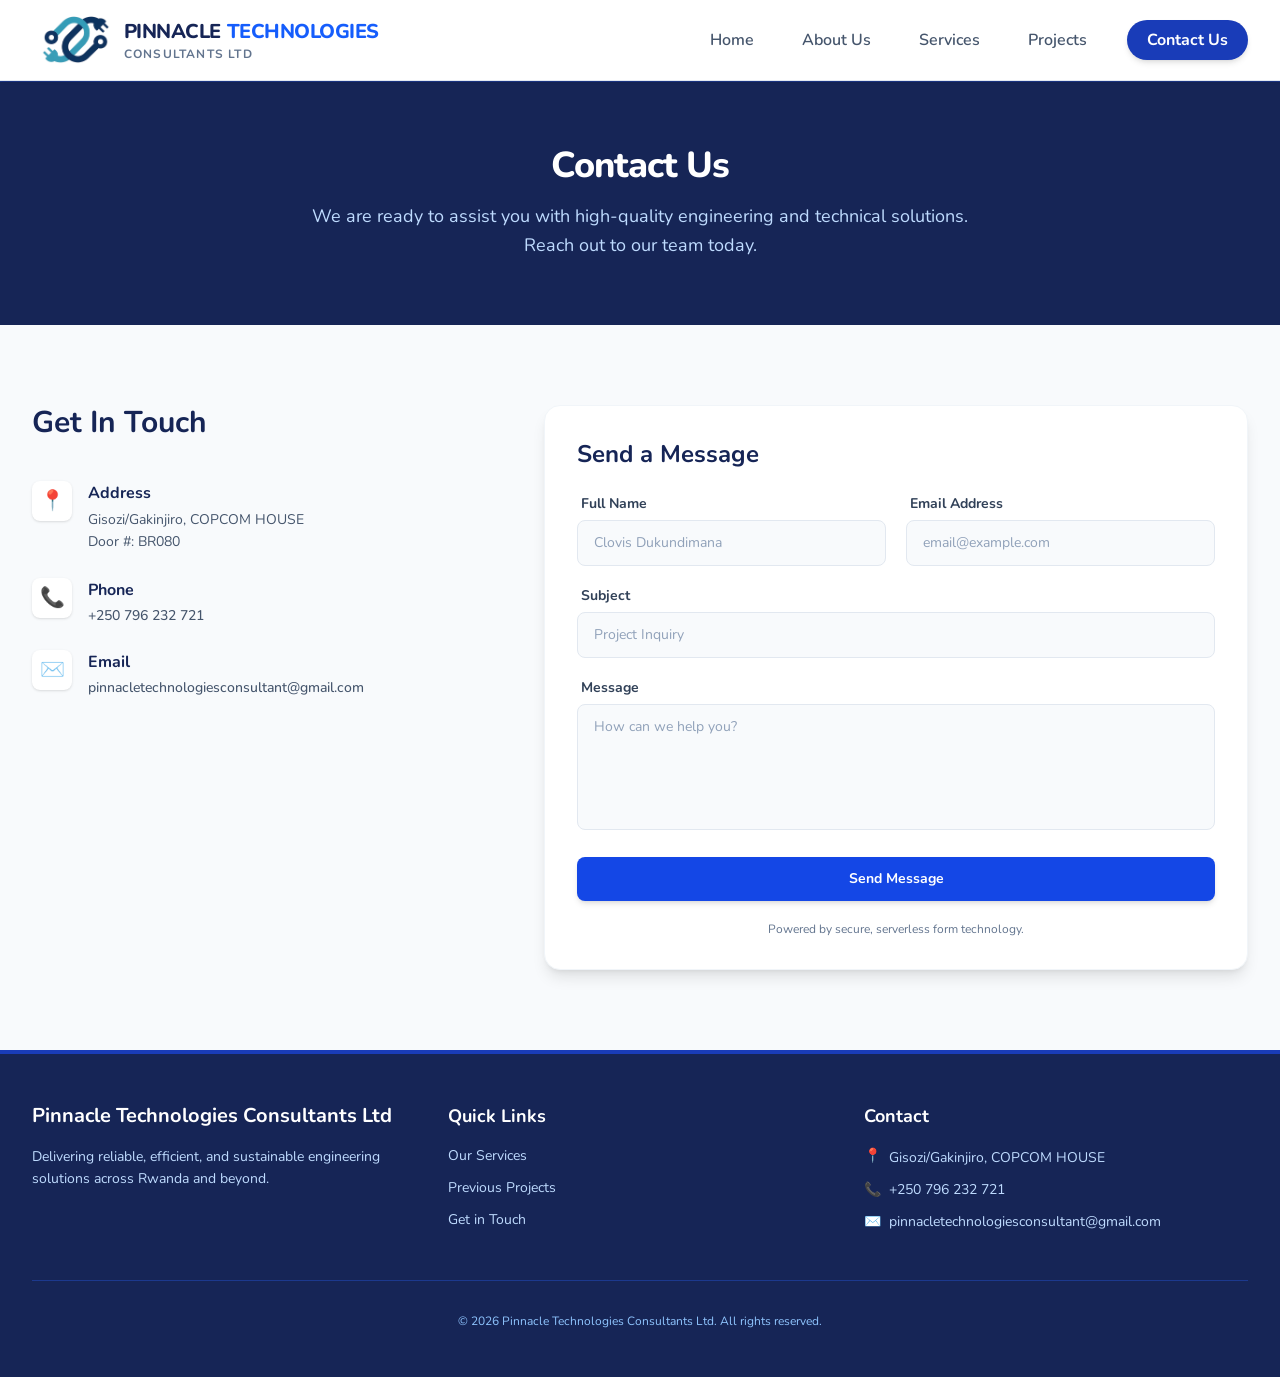
<file: contact/index.html>
<!DOCTYPE html><html lang="en"> <head><meta charset="UTF-8"><meta name="viewport" content="width=device-width, initial-scale=1.0"><title>Contact Us | Pinnacle Technologies Consultants Ltd</title><meta name="description" content="Get in touch with Pinnacle Technologies Consultants Ltd in Kigali, Rwanda for your electrical, automation, and engineering needs."><meta name="robots" content="index, follow, max-image-preview:large, max-snippet:-1, max-video-preview:-1"><link rel="canonical" href="https://www.pinnacletechnologies.rw/contact"><meta property="og:type" content="website"><meta property="og:url" content="https://www.pinnacletechnologies.rw/contact"><meta property="og:site_name" content="Pinnacle Technologies Consultants Ltd"><meta property="og:title" content="Contact Us | Pinnacle Technologies Consultants Ltd"><meta property="og:description" content="Get in touch with Pinnacle Technologies Consultants Ltd in Kigali, Rwanda for your electrical, automation, and engineering needs."><meta property="og:image" content="https://www.pinnacletechnologies.rw/images/Logo.png"><meta name="twitter:card" content="summary_large_image"><meta name="twitter:url" content="https://www.pinnacletechnologies.rw/contact"><meta name="twitter:title" content="Contact Us | Pinnacle Technologies Consultants Ltd"><meta name="twitter:description" content="Get in touch with Pinnacle Technologies Consultants Ltd in Kigali, Rwanda for your electrical, automation, and engineering needs."><meta name="twitter:image" content="https://www.pinnacletechnologies.rw/images/Logo.png"><link rel="preconnect" href="https://fonts.googleapis.com"><link rel="preconnect" href="https://fonts.gstatic.com" crossorigin><link href="https://fonts.googleapis.com/css2?family=Nunito:wght@400;600;700;800&display=swap" rel="stylesheet"><script type="application/ld+json">{"@context":"https://schema.org","@type":"EngineeringBusiness","@id":"https://www.pinnacletechnologies.rw/#organization","name":"Pinnacle Technologies Consultants Ltd","url":"https://www.pinnacletechnologies.rw","logo":"https://www.pinnacletechnologies.rw/images/Logo.png","image":"https://www.pinnacletechnologies.rw/images/Logo.png","description":"Get in touch with Pinnacle Technologies Consultants Ltd in Kigali, Rwanda for your electrical, automation, and engineering needs.","priceRange":"$$","address":{"@type":"PostalAddress","streetAddress":"Kagarama, Kicukiro","addressLocality":"Kigali","addressCountry":"RW"},"telephone":"+250796232721","email":"pinnacletechnologiesconsultant@gmail.com","sameAs":[]}</script><link rel="stylesheet" href="/_astro/BaseLayout.Db2dHPWp.css"></head> <body class="flex flex-col min-h-screen text-slate-800 bg-slate-50 selection:bg-blue-700 selection:text-white antialiased" style="font-family: 'Nunito', sans-serif;"> <header class="bg-white/95 backdrop-blur-md shadow-sm border-b border-slate-200 sticky top-0 z-50 transition-all"> <div class="max-w-7xl mx-auto px-4 sm:px-6 lg:px-8 relative z-50 bg-transparent"> <div class="flex justify-between items-center h-20"> <div class="flex-shrink-0 flex items-center"> <a href="/" class="text-lg sm:text-xl font-bold text-blue-950 tracking-tight focus:outline-none focus:ring-2 focus:ring-blue-800 rounded px-1 sm:px-2 py-1 flex items-center gap-2 sm:gap-3 group"> <img src="/images/Pinnacle Logo.png" alt="Pinnacle Technologies Consultants Ltd Logo" class="h-10 sm:h-12 w-auto object-contain transition-transform duration-300 group-hover:scale-105" loading="eager" decoding="async"> <div class="flex flex-col justify-center leading-none sm:leading-tight"> <div class="flex flex-col font-extrabold sm:flex-row sm:items-baseline sm:gap-1.5"> <span>PINNACLE</span> <span class="text-blue-600 font-extrabold text-[11px] sm:text-xl">TECHNOLOGIES</span> </div> <span class="text-slate-500 text-[9px] sm:text-xs font-bold tracking-widest uppercase mt-0.5 sm:mt-0">Consultants Ltd</span> </div> </a> </div> <nav class="hidden lg:flex space-x-6 xl:space-x-8 items-center" aria-label="Main Navigation"> <a href="/" class="text-slate-600 hover:text-blue-700 font-semibold transition-colors focus:outline-none focus:ring-2 focus:ring-blue-800 rounded px-2 py-1">Home</a> <a href="/about" class="text-slate-600 hover:text-blue-700 font-semibold transition-colors focus:outline-none focus:ring-2 focus:ring-blue-800 rounded px-2 py-1">About Us</a> <a href="/services" class="text-slate-600 hover:text-blue-700 font-semibold transition-colors focus:outline-none focus:ring-2 focus:ring-blue-800 rounded px-2 py-1">Services</a> <a href="/projects" class="text-slate-600 hover:text-blue-700 font-semibold transition-colors focus:outline-none focus:ring-2 focus:ring-blue-800 rounded px-2 py-1">Projects</a> <a href="/contact" class="bg-blue-800 text-white px-5 py-2 rounded-full font-bold hover:bg-blue-700 transition-all transform hover:-translate-y-0.5 shadow-md focus:outline-none focus:ring-2 focus:ring-blue-900 focus:ring-offset-2">Contact Us</a> </nav> <button id="mobile-menu-btn" aria-label="Toggle Mobile Navigation" class="lg:hidden p-2 text-slate-600 hover:text-blue-800 focus:outline-none transition-transform duration-300"> <svg id="menu-icon" class="w-7 h-7" fill="none" stroke="currentColor" viewBox="0 0 24 24"> <path stroke-linecap="round" stroke-linejoin="round" stroke-width="2" d="M4 6h16M4 12h16M4 18h16"></path> </svg> <svg id="close-icon" class="w-7 h-7 hidden" fill="none" stroke="currentColor" viewBox="0 0 24 24"> <path stroke-linecap="round" stroke-linejoin="round" stroke-width="2" d="M6 18L18 6M6 6l12 12"></path> </svg> </button> </div> </div> <div id="mobile-menu" class="lg:hidden bg-white border-t border-slate-100 absolute w-full shadow-xl transition-all duration-300 ease-in-out opacity-0 pointer-events-none -translate-y-4 z-40"> <nav class="flex flex-col px-4 pt-2 pb-6 space-y-2"> <a href="/" class="block px-3 py-3 text-slate-700 font-semibold hover:bg-blue-50 rounded-md">Home</a> <a href="/about" class="block px-3 py-3 text-slate-700 font-semibold hover:bg-blue-50 rounded-md">About Us</a> <a href="/services" class="block px-3 py-3 text-slate-700 font-semibold hover:bg-blue-50 rounded-md">Services</a> <a href="/projects" class="block px-3 py-3 text-slate-700 font-semibold hover:bg-blue-50 rounded-md">Projects</a> <a href="/contact" class="block px-3 py-3 bg-blue-800 text-white text-center font-bold rounded-md mt-2">Contact Us</a> </nav> </div> </header> <main id="main-content" class="flex-grow">  <div id="toast" class="fixed top-24 right-5 z-[100] transform transition-all duration-500 translate-x-[150%] opacity-0 flex items-center p-4 w-full max-w-xs text-slate-600 bg-white rounded-xl shadow-2xl border-l-4" role="alert"> <div id="toast-icon-container" class="inline-flex items-center justify-center flex-shrink-0 w-8 h-8 rounded-lg"> <svg id="toast-success-icon" class="w-5 h-5 hidden" aria-hidden="true" xmlns="http://www.w3.org/2000/svg" fill="currentColor" viewBox="0 0 20 20"> <path d="M10 .5a9.5 9.5 0 1 0 9.5 9.5A9.51 9.51 0 0 0 10 .5Zm3.707 8.207-4 4a1 1 0 0 1-1.414 0l-2-2a1 1 0 0 1 1.414-1.414L9 10.586l3.293-3.293a1 1 0 0 1 1.414 1.414Z"></path> </svg> <svg id="toast-error-icon" class="w-5 h-5 hidden" aria-hidden="true" xmlns="http://www.w3.org/2000/svg" fill="currentColor" viewBox="0 0 20 20"> <path d="M10 .5a9.5 9.5 0 1 0 9.5 9.5A9.51 9.51 0 0 0 10 .5Zm3.707 11.793a1 1 0 1 1-1.414 1.414L10 11.414l-2.293 2.293a1 1 0 0 1-1.414-1.414L8.586 10 6.293 7.707a1 1 0 0 1 1.414-1.414L10 8.586l2.293-2.293a1 1 0 0 1 1.414 1.414L11.414 10l2.293 2.293Z"></path> </svg> </div> <div id="toast-message" class="ml-3 text-sm font-semibold text-slate-800">Message sent successfully.</div> <button type="button" class="ml-auto -mx-1.5 -my-1.5 bg-white text-slate-400 hover:text-slate-900 rounded-lg focus:ring-2 focus:ring-slate-300 p-1.5 hover:bg-slate-100 inline-flex items-center justify-center h-8 w-8 transition-colors" id="close-toast" aria-label="Close"> <span class="sr-only">Close</span> <svg class="w-3 h-3" aria-hidden="true" xmlns="http://www.w3.org/2000/svg" fill="none" viewBox="0 0 14 14"> <path stroke="currentColor" stroke-linecap="round" stroke-linejoin="round" stroke-width="2" d="m1 1 6 6m0 0 6 6M7 7l6-6M7 7l-6 6"></path> </svg> </button> </div> <section class="bg-blue-950 text-white py-16 px-4 sm:px-6 lg:px-8 border-t border-blue-900"> <div class="max-w-7xl mx-auto text-center"> <h1 class="text-3xl md:text-4xl font-extrabold tracking-tight mb-4">Contact Us</h1> <p class="text-lg text-blue-200 max-w-2xl mx-auto leading-relaxed">
We are ready to assist you with high-quality engineering and technical solutions. Reach out to our team today.
</p> </div> </section> <section class="py-20 bg-slate-50 relative scroll-reveal opacity-0 translate-y-12 transition-all duration-1000 ease-out"> <div class="max-w-7xl mx-auto px-4 sm:px-6 lg:px-8"> <div class="grid grid-cols-1 lg:grid-cols-5 gap-12 lg:gap-16"> <div class="lg:col-span-2 space-y-10"> <div> <h2 class="text-2xl md:text-3xl font-bold text-blue-950 mb-6">Get In Touch</h2> </div> <div class="space-y-6"> <div class="flex items-start gap-4"> <div class="flex-shrink-0 w-10 h-10 bg-white rounded-lg shadow-sm flex items-center justify-center text-xl" aria-hidden="true">📍</div> <div> <h3 class="text-base font-bold text-blue-950">Address</h3> <p class="text-slate-600 mt-1 leading-relaxed text-sm">
Gisozi/Gakinjiro, COPCOM HOUSE<br>Door #: BR080
</p> </div> </div> <div class="flex items-start gap-4"> <div class="flex-shrink-0 w-10 h-10 bg-white rounded-lg shadow-sm flex items-center justify-center text-xl" aria-hidden="true">📞</div> <div> <h3 class="text-base font-bold text-blue-950">Phone</h3> <p class="text-slate-600 mt-1 text-sm"> <a href="tel:+250796232721" class="hover:text-blue-700 font-medium transition-colors focus:outline-none focus:underline">+250 796 232 721</a> </p> </div> </div> <div class="flex items-start gap-4"> <div class="flex-shrink-0 w-10 h-10 bg-white rounded-lg shadow-sm flex items-center justify-center text-xl" aria-hidden="true">✉️</div> <div> <h3 class="text-base font-bold text-blue-950">Email</h3> <p class="text-slate-600 mt-1 text-sm"> <a href="mailto:pinnacletechnologiesconsultant@gmail.com" class="hover:text-blue-700 font-medium transition-colors focus:outline-none focus:underline">pinnacletechnologiesconsultant@gmail.com</a> </p> </div> </div> </div> </div> <div class="lg:col-span-3"> <div class="bg-white rounded-2xl shadow-lg p-6 sm:p-8 border border-slate-100"> <h3 class="text-xl md:text-2xl font-bold text-blue-950 mb-6">Send a Message</h3> <form id="contact-form" action="https://api.web3forms.com/submit" method="POST" class="space-y-5"> <input type="hidden" name="access_key" value="34ed0771-adc4-4d96-aa46-02ee91aaae8a"> <input type="checkbox" name="botcheck" class="hidden" style="display: none;"> <div class="grid grid-cols-1 sm:grid-cols-2 gap-5"> <div class="space-y-1.5"> <label for="name" class="block text-sm font-bold text-slate-700 ml-1">Full Name</label> <input type="text" name="name" id="name" required class="w-full px-4 py-3 bg-slate-50 rounded-lg border border-slate-200 focus:bg-white focus:ring-2 focus:ring-blue-600 focus:border-transparent outline-none transition-all placeholder-slate-400 text-slate-900 text-sm" placeholder="Clovis Dukundimana"> </div> <div class="space-y-1.5"> <label for="email" class="block text-sm font-bold text-slate-700 ml-1">Email Address</label> <input type="email" name="email" id="email" required class="w-full px-4 py-3 bg-slate-50 rounded-lg border border-slate-200 focus:bg-white focus:ring-2 focus:ring-blue-600 focus:border-transparent outline-none transition-all placeholder-slate-400 text-slate-900 text-sm" placeholder="email@example.com"> </div> </div> <div class="space-y-1.5"> <label for="subject" class="block text-sm font-bold text-slate-700 ml-1">Subject</label> <input type="text" name="subject" id="subject" required class="w-full px-4 py-3 bg-slate-50 rounded-lg border border-slate-200 focus:bg-white focus:ring-2 focus:ring-blue-600 focus:border-transparent outline-none transition-all placeholder-slate-400 text-slate-900 text-sm" placeholder="Project Inquiry"> </div> <div class="space-y-1.5"> <label for="message" class="block text-sm font-bold text-slate-700 ml-1">Message</label> <textarea name="message" id="message" rows="5" required class="w-full px-4 py-3 bg-slate-50 rounded-lg border border-slate-200 focus:bg-white focus:ring-2 focus:ring-blue-600 focus:border-transparent outline-none transition-all placeholder-slate-400 resize-none text-slate-900 text-sm" placeholder="How can we help you?"></textarea> </div> <button type="submit" id="submit-button" class="w-full bg-blue-700 text-white font-bold py-3 px-6 rounded-lg hover:bg-blue-800 transition-all transform hover:-translate-y-0.5 shadow-md focus:outline-none focus:ring-4 focus:ring-blue-300 mt-2 text-sm flex justify-center items-center gap-2 disabled:opacity-75 disabled:cursor-not-allowed"> <svg id="loading-spinner" class="animate-spin hidden h-5 w-5 text-white" xmlns="http://www.w3.org/2000/svg" fill="none" viewBox="0 0 24 24"> <circle class="opacity-25" cx="12" cy="12" r="10" stroke="currentColor" stroke-width="4"></circle> <path class="opacity-75" fill="currentColor" d="M4 12a8 8 0 018-8V0C5.373 0 0 5.373 0 12h4zm2 5.291A7.962 7.962 0 014 12H0c0 3.042 1.135 5.824 3 7.938l3-2.647z"></path> </svg> <span id="button-text">Send Message</span> </button> <p class="text-xs text-slate-500 text-center mt-4">Powered by secure, serverless form technology.</p> </form> </div> </div> </div> </div> </section> <script type="module">const o=document.getElementById("contact-form"),a=document.getElementById("submit-button"),r=document.getElementById("button-text"),i=document.getElementById("loading-spinner"),e=document.getElementById("toast"),h=document.getElementById("toast-message"),d=document.getElementById("toast-icon-container"),l=document.getElementById("toast-success-icon"),m=document.getElementById("toast-error-icon"),p=document.getElementById("close-toast");let u;function c(t,s){clearTimeout(u),h.textContent=t,s==="success"?(e.classList.remove("border-red-500"),e.classList.add("border-green-500"),d.className="inline-flex items-center justify-center flex-shrink-0 w-8 h-8 text-green-500 bg-green-100 rounded-lg",l.classList.remove("hidden"),m.classList.add("hidden")):(e.classList.remove("border-green-500"),e.classList.add("border-red-500"),d.className="inline-flex items-center justify-center flex-shrink-0 w-8 h-8 text-red-500 bg-red-100 rounded-lg",m.classList.remove("hidden"),l.classList.add("hidden")),e.classList.remove("translate-x-[150%]","opacity-0"),u=setTimeout(()=>{g()},5e3)}function g(){e.classList.add("translate-x-[150%]","opacity-0")}p?.addEventListener("click",g);o?.addEventListener("submit",async function(t){t.preventDefault(),a.disabled=!0,i.classList.remove("hidden"),r.textContent="Sending...";const s=new FormData(o),y=Object.fromEntries(s),f=JSON.stringify(y);try{const n=await fetch("https://api.web3forms.com/submit",{method:"POST",headers:{"Content-Type":"application/json",Accept:"application/json"},body:f}),b=await n.json();n.status===200?(c("Message sent successfully! We will get back to you soon.","success"),o.reset()):c(b.message||"Something went wrong. Please try again.","error")}catch{c("Network error. Please check your connection and try again.","error")}finally{a.disabled=!1,i.classList.add("hidden"),r.textContent="Send Message"}});</script>  </main> <footer class="bg-blue-950 text-white mt-auto border-t-4 border-blue-800"> <div class="max-w-7xl mx-auto px-4 sm:px-6 lg:px-8 py-12"> <div class="grid grid-cols-1 sm:grid-cols-2 lg:grid-cols-3 gap-12 lg:gap-8"> <div class="sm:col-span-2 lg:col-span-1"> <h3 class="text-xl font-bold mb-4">Pinnacle Technologies Consultants Ltd</h3> <p class="text-blue-200 text-sm leading-relaxed max-w-md">Delivering reliable, efficient, and sustainable engineering solutions across Rwanda and beyond.</p> </div> <div> <h3 class="text-lg font-bold mb-4">Quick Links</h3> <ul class="space-y-3 text-blue-200 text-sm"> <li><a href="/services" class="hover:text-white transition-colors focus:outline-none focus:underline">Our Services</a></li> <li><a href="/projects" class="hover:text-white transition-colors focus:outline-none focus:underline">Previous Projects</a></li> <li><a href="/contact" class="hover:text-white transition-colors focus:outline-none focus:underline">Get in Touch</a></li> </ul> </div> <div> <h3 class="text-lg font-bold mb-4">Contact</h3> <ul class="space-y-3 text-blue-200 text-sm"> <li class="flex items-start gap-2"><span>📍</span> <span class="mt-0.5">Gisozi/Gakinjiro, COPCOM HOUSE</span></li> <li class="flex items-center gap-2"><span>📞</span> <a href="tel:+250796232721" class="hover:text-white focus:underline transition-colors">+250 796 232 721</a></li> <li class="flex items-center gap-2"><span>✉️</span> <a href="mailto:pinnacletechnologiesconsultant@gmail.com" class="hover:text-white focus:underline transition-colors truncate">pinnacletechnologiesconsultant@gmail.com</a></li> </ul> </div> </div> <div class="border-t border-blue-900 mt-12 pt-8 text-center text-blue-300 text-xs">
&copy; 2026 Pinnacle Technologies Consultants Ltd. All rights reserved.
</div> </div> </footer> <script type="module">const a=document.getElementById("mobile-menu-btn"),t=document.getElementById("mobile-menu"),c=document.getElementById("menu-icon"),l=document.getElementById("close-icon");let n=!1;a?.addEventListener("click",()=>{n=!n,c?.classList.toggle("hidden"),l?.classList.toggle("hidden"),n?(t?.classList.remove("opacity-0","pointer-events-none","-translate-y-4"),t?.classList.add("opacity-100","pointer-events-auto","translate-y-0")):(t?.classList.remove("opacity-100","pointer-events-auto","translate-y-0"),t?.classList.add("opacity-0","pointer-events-none","-translate-y-4"))});const i={root:null,rootMargin:"0px",threshold:0},r=new IntersectionObserver((s,o)=>{s.forEach(e=>{e.isIntersecting&&(e.target.classList.remove("opacity-0","translate-y-12"),e.target.classList.add("opacity-100","translate-y-0"),o.unobserve(e.target))})},i);document.querySelectorAll(".scroll-reveal").forEach(s=>{r.observe(s)});</script> </body> </html>
</file>
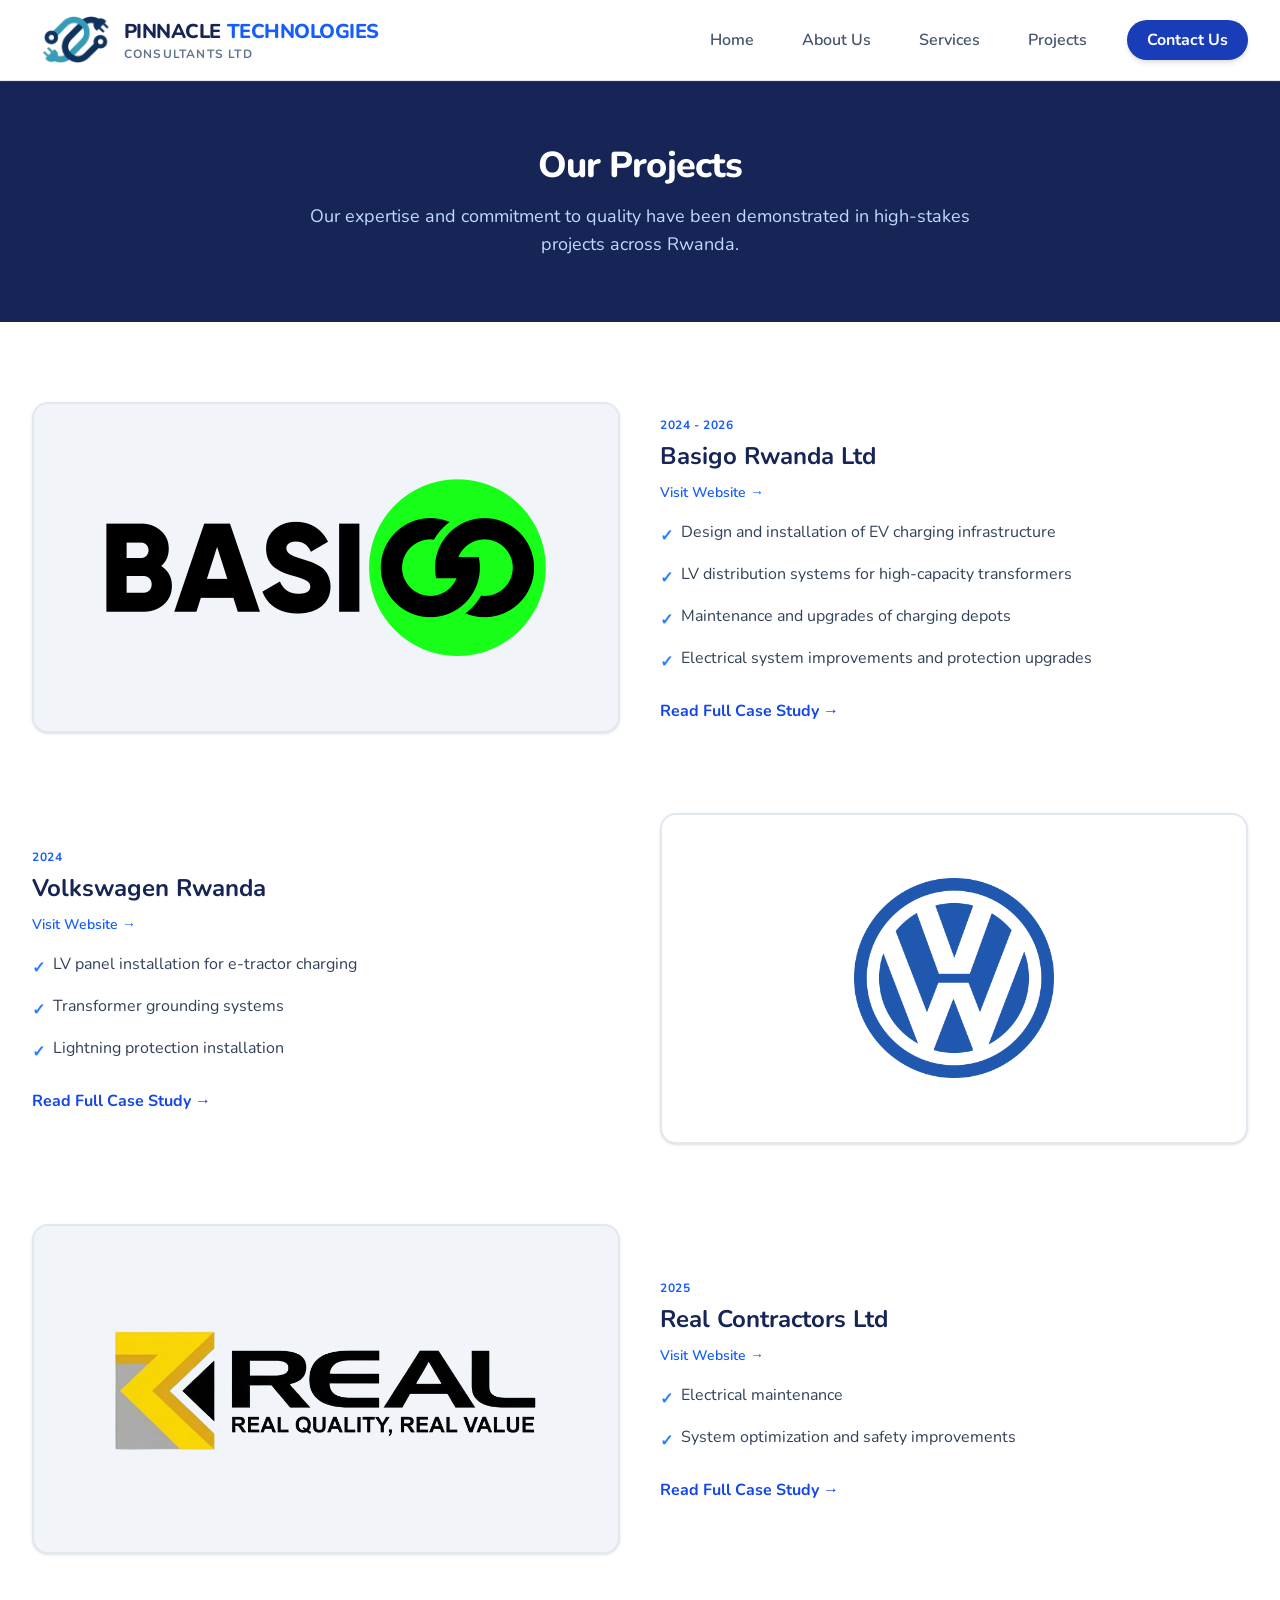
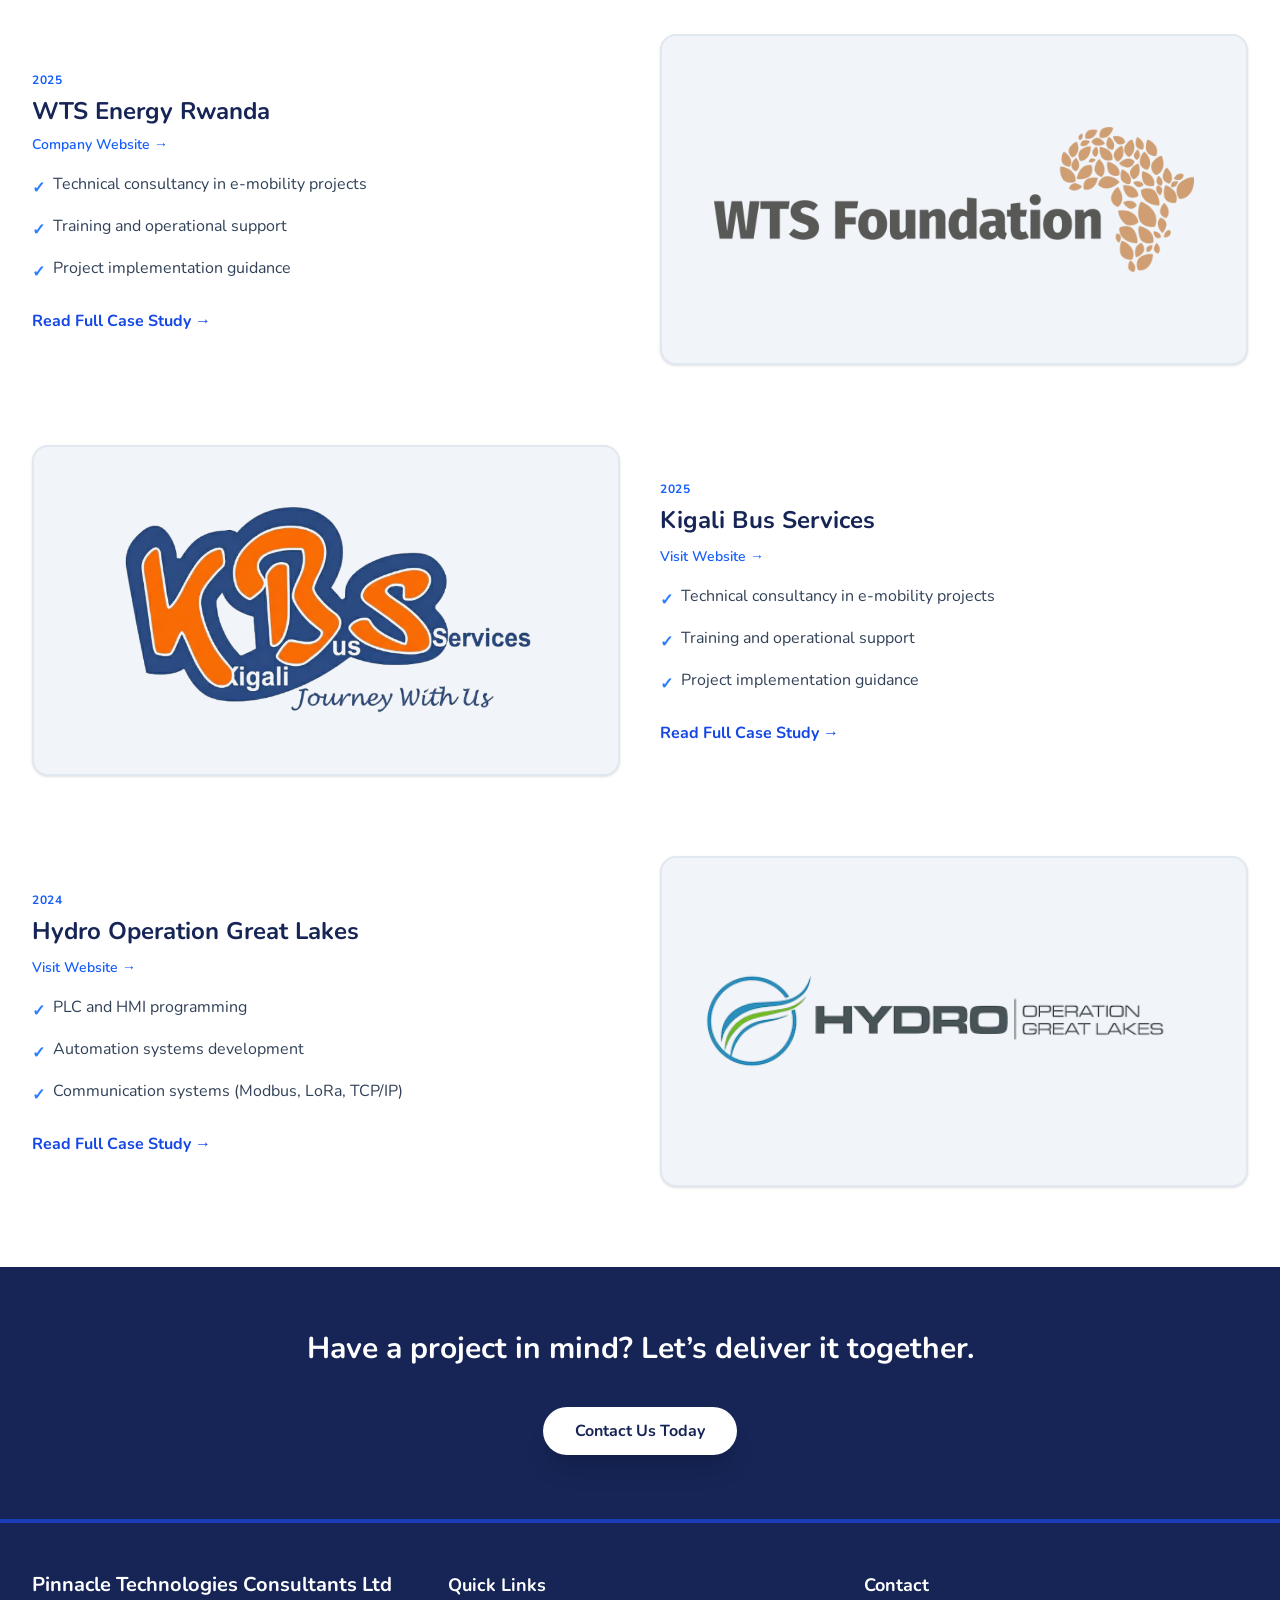
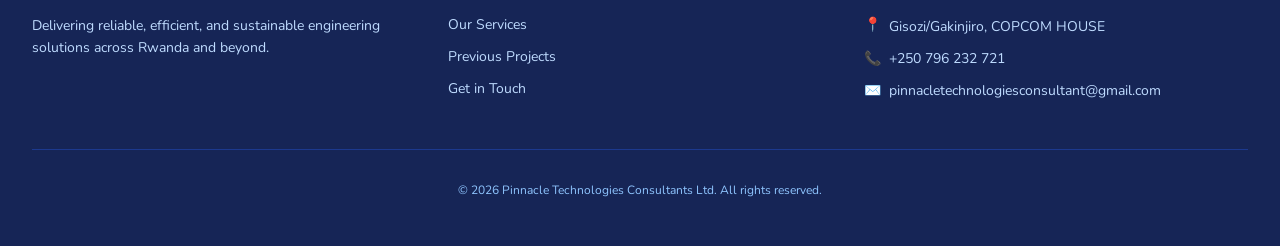
<file: projects/index.html>
<!DOCTYPE html><html lang="en"> <head><meta charset="UTF-8"><meta name="viewport" content="width=device-width, initial-scale=1.0"><title>Our Projects &amp; Portfolio | Pinnacle Technologies Consultants Ltd</title><meta name="description" content="Explore our proven track record of successful engineering projects with major clients like VW Rwanda, Basigo, and Hydro Operation Great Lakes."><meta name="robots" content="index, follow, max-image-preview:large, max-snippet:-1, max-video-preview:-1"><link rel="canonical" href="https://www.pinnacletechnologies.rw/projects"><meta property="og:type" content="website"><meta property="og:url" content="https://www.pinnacletechnologies.rw/projects"><meta property="og:site_name" content="Pinnacle Technologies Consultants Ltd"><meta property="og:title" content="Our Projects &#38; Portfolio | Pinnacle Technologies Consultants Ltd"><meta property="og:description" content="Explore our proven track record of successful engineering projects with major clients like VW Rwanda, Basigo, and Hydro Operation Great Lakes."><meta property="og:image" content="https://www.pinnacletechnologies.rw/images/Logo.png"><meta name="twitter:card" content="summary_large_image"><meta name="twitter:url" content="https://www.pinnacletechnologies.rw/projects"><meta name="twitter:title" content="Our Projects &#38; Portfolio | Pinnacle Technologies Consultants Ltd"><meta name="twitter:description" content="Explore our proven track record of successful engineering projects with major clients like VW Rwanda, Basigo, and Hydro Operation Great Lakes."><meta name="twitter:image" content="https://www.pinnacletechnologies.rw/images/Logo.png"><link rel="preconnect" href="https://fonts.googleapis.com"><link rel="preconnect" href="https://fonts.gstatic.com" crossorigin><link href="https://fonts.googleapis.com/css2?family=Nunito:wght@400;600;700;800&display=swap" rel="stylesheet"><script type="application/ld+json">{"@context":"https://schema.org","@type":"EngineeringBusiness","@id":"https://www.pinnacletechnologies.rw/#organization","name":"Pinnacle Technologies Consultants Ltd","url":"https://www.pinnacletechnologies.rw","logo":"https://www.pinnacletechnologies.rw/images/Logo.png","image":"https://www.pinnacletechnologies.rw/images/Logo.png","description":"Explore our proven track record of successful engineering projects with major clients like VW Rwanda, Basigo, and Hydro Operation Great Lakes.","priceRange":"$$","address":{"@type":"PostalAddress","streetAddress":"Kagarama, Kicukiro","addressLocality":"Kigali","addressCountry":"RW"},"telephone":"+250796232721","email":"pinnacletechnologiesconsultant@gmail.com","sameAs":[]}</script><link rel="stylesheet" href="/_astro/BaseLayout.Db2dHPWp.css"></head> <body class="flex flex-col min-h-screen text-slate-800 bg-slate-50 selection:bg-blue-700 selection:text-white antialiased" style="font-family: 'Nunito', sans-serif;"> <header class="bg-white/95 backdrop-blur-md shadow-sm border-b border-slate-200 sticky top-0 z-50 transition-all"> <div class="max-w-7xl mx-auto px-4 sm:px-6 lg:px-8 relative z-50 bg-transparent"> <div class="flex justify-between items-center h-20"> <div class="flex-shrink-0 flex items-center"> <a href="/" class="text-lg sm:text-xl font-bold text-blue-950 tracking-tight focus:outline-none focus:ring-2 focus:ring-blue-800 rounded px-1 sm:px-2 py-1 flex items-center gap-2 sm:gap-3 group"> <img src="/images/Pinnacle Logo.png" alt="Pinnacle Technologies Consultants Ltd Logo" class="h-10 sm:h-12 w-auto object-contain transition-transform duration-300 group-hover:scale-105" loading="eager" decoding="async"> <div class="flex flex-col justify-center leading-none sm:leading-tight"> <div class="flex flex-col font-extrabold sm:flex-row sm:items-baseline sm:gap-1.5"> <span>PINNACLE</span> <span class="text-blue-600 font-extrabold text-[11px] sm:text-xl">TECHNOLOGIES</span> </div> <span class="text-slate-500 text-[9px] sm:text-xs font-bold tracking-widest uppercase mt-0.5 sm:mt-0">Consultants Ltd</span> </div> </a> </div> <nav class="hidden lg:flex space-x-6 xl:space-x-8 items-center" aria-label="Main Navigation"> <a href="/" class="text-slate-600 hover:text-blue-700 font-semibold transition-colors focus:outline-none focus:ring-2 focus:ring-blue-800 rounded px-2 py-1">Home</a> <a href="/about" class="text-slate-600 hover:text-blue-700 font-semibold transition-colors focus:outline-none focus:ring-2 focus:ring-blue-800 rounded px-2 py-1">About Us</a> <a href="/services" class="text-slate-600 hover:text-blue-700 font-semibold transition-colors focus:outline-none focus:ring-2 focus:ring-blue-800 rounded px-2 py-1">Services</a> <a href="/projects" class="text-slate-600 hover:text-blue-700 font-semibold transition-colors focus:outline-none focus:ring-2 focus:ring-blue-800 rounded px-2 py-1">Projects</a> <a href="/contact" class="bg-blue-800 text-white px-5 py-2 rounded-full font-bold hover:bg-blue-700 transition-all transform hover:-translate-y-0.5 shadow-md focus:outline-none focus:ring-2 focus:ring-blue-900 focus:ring-offset-2">Contact Us</a> </nav> <button id="mobile-menu-btn" aria-label="Toggle Mobile Navigation" class="lg:hidden p-2 text-slate-600 hover:text-blue-800 focus:outline-none transition-transform duration-300"> <svg id="menu-icon" class="w-7 h-7" fill="none" stroke="currentColor" viewBox="0 0 24 24"> <path stroke-linecap="round" stroke-linejoin="round" stroke-width="2" d="M4 6h16M4 12h16M4 18h16"></path> </svg> <svg id="close-icon" class="w-7 h-7 hidden" fill="none" stroke="currentColor" viewBox="0 0 24 24"> <path stroke-linecap="round" stroke-linejoin="round" stroke-width="2" d="M6 18L18 6M6 6l12 12"></path> </svg> </button> </div> </div> <div id="mobile-menu" class="lg:hidden bg-white border-t border-slate-100 absolute w-full shadow-xl transition-all duration-300 ease-in-out opacity-0 pointer-events-none -translate-y-4 z-40"> <nav class="flex flex-col px-4 pt-2 pb-6 space-y-2"> <a href="/" class="block px-3 py-3 text-slate-700 font-semibold hover:bg-blue-50 rounded-md">Home</a> <a href="/about" class="block px-3 py-3 text-slate-700 font-semibold hover:bg-blue-50 rounded-md">About Us</a> <a href="/services" class="block px-3 py-3 text-slate-700 font-semibold hover:bg-blue-50 rounded-md">Services</a> <a href="/projects" class="block px-3 py-3 text-slate-700 font-semibold hover:bg-blue-50 rounded-md">Projects</a> <a href="/contact" class="block px-3 py-3 bg-blue-800 text-white text-center font-bold rounded-md mt-2">Contact Us</a> </nav> </div> </header> <main id="main-content" class="flex-grow">  <section class="bg-blue-950 text-white py-16 px-4 sm:px-6 lg:px-8 border-t border-blue-900"> <div class="max-w-7xl mx-auto text-center"> <h1 class="text-3xl md:text-4xl font-extrabold tracking-tight mb-4">Our Projects</h1> <p class="text-lg text-blue-200 max-w-2xl mx-auto">
Our expertise and commitment to quality have been demonstrated in high-stakes projects across Rwanda.
</p> </div> </section> <section class="py-20 bg-white scroll-reveal opacity-0 translate-y-12 transition-all duration-1000 ease-out" aria-labelledby="portfolio-heading"> <div class="max-w-7xl mx-auto px-4 sm:px-6 lg:px-8"> <h2 id="portfolio-heading" class="sr-only">Detailed Case Studies</h2> <div class="space-y-20"> <article class="flex flex-col lg:flex-row items-center gap-10 group" id="Basigo"> <div class="w-full lg:w-1/2"> <div class="aspect-video rounded-2xl shadow-sm overflow-hidden relative group-hover:shadow-md transition-shadow bg-slate-100 border-2 border-slate-200 flex items-center justify-center p-8"> <img src="/images/project/Basi-Go.webp" alt="Basi-Go" class="w-110 h-110 object-contain"> </div> </div> <div class="w-full lg:w-1/2"> <span class="text-blue-600 font-bold tracking-wider text-xs uppercase">2024 - 2026</span> <h3 class="text-2xl font-bold text-blue-950 mt-1 mb-2">Basigo Rwanda Ltd</h3> <a href="https://www.basi-go.com/rwanda" target="_blank" rel="noopener noreferrer" class="inline-flex items-center text-sm font-semibold text-blue-600 hover:text-blue-800 mb-4 transition-colors">
Visit Website &rarr;
</a> <ul class="space-y-3 text-slate-700 leading-relaxed text-base list-none"> <li class="flex items-start gap-2"><span class="text-blue-500 font-bold mt-1">✓</span> Design and installation of EV charging infrastructure</li> <li class="flex items-start gap-2"><span class="text-blue-500 font-bold mt-1">✓</span> LV distribution systems for high-capacity transformers</li> <li class="flex items-start gap-2"><span class="text-blue-500 font-bold mt-1">✓</span> Maintenance and upgrades of charging depots</li> <li class="flex items-start gap-2"><span class="text-blue-500 font-bold mt-1">✓</span> Electrical system improvements and protection upgrades</li> </ul> <button onclick="openProjectPopup('Basigo')" class="mt-6 inline-flex items-center text-base font-bold text-blue-700 hover:text-blue-900 transition-colors focus:outline-none group-hover:underline decoration-2 underline-offset-4">
Read Full Case Study &rarr;
</button> </div> </article> <article class="flex flex-col lg:flex-row-reverse items-center gap-10 group" id="VW"> <div class="w-full lg:w-1/2"> <div class="aspect-video rounded-2xl shadow-sm overflow-hidden relative group-hover:shadow-md transition-shadow bg-white border-2 border-slate-200 flex items-center justify-center p-8"> <img src="/images/project/Volkswagen.png" alt="Volkswagen" class="w-50 h-50 object-contain"> </div> </div> <div class="w-full lg:w-1/2"> <span class="text-blue-600 font-bold tracking-wider text-xs uppercase">2024</span> <h3 class="text-2xl font-bold text-blue-950 mt-1 mb-2">Volkswagen Rwanda</h3> <a href="https://www.volkswagen.rw/en.html" target="_blank" rel="noopener noreferrer" class="inline-flex items-center text-sm font-semibold text-blue-600 hover:text-blue-800 mb-4 transition-colors">
Visit Website &rarr;
</a> <ul class="space-y-3 text-slate-700 leading-relaxed text-base list-none"> <li class="flex items-start gap-2"><span class="text-blue-500 font-bold mt-1">✓</span> LV panel installation for e-tractor charging</li> <li class="flex items-start gap-2"><span class="text-blue-500 font-bold mt-1">✓</span> Transformer grounding systems</li> <li class="flex items-start gap-2"><span class="text-blue-500 font-bold mt-1">✓</span> Lightning protection installation</li> </ul> <button onclick="openProjectPopup('VW')" class="mt-6 inline-flex items-center text-base font-bold text-blue-700 hover:text-blue-900 transition-colors focus:outline-none group-hover:underline decoration-2 underline-offset-4">
Read Full Case Study &rarr;
</button> </div> </article> <article class="flex flex-col lg:flex-row items-center gap-10 group" id="Real"> <div class="w-full lg:w-1/2"> <div class="aspect-video rounded-2xl shadow-sm overflow-hidden relative group-hover:shadow-md transition-shadow bg-slate-100 border-2 border-slate-200 flex items-center justify-center p-8"> <img src="/images/project/Real.png" alt="Real Contractors Ltd" class="w-120 h-120 object-contain"> </div> </div> <div class="w-full lg:w-1/2"> <span class="text-blue-600 font-bold tracking-wider text-xs uppercase">2025</span> <h3 class="text-2xl font-bold text-blue-950 mt-1 mb-2">Real Contractors Ltd</h3> <a href="https://www.real.rw/" target="_blank" rel="noopener noreferrer" class="inline-flex items-center text-sm font-semibold text-blue-600 hover:text-blue-800 mb-4 transition-colors">
Visit Website &rarr;
</a> <ul class="space-y-3 text-slate-700 leading-relaxed text-base list-none"> <li class="flex items-start gap-2"><span class="text-blue-500 font-bold mt-1">✓</span> Electrical maintenance</li> <li class="flex items-start gap-2"><span class="text-blue-500 font-bold mt-1">✓</span> System optimization and safety improvements</li> </ul> <button onclick="openProjectPopup('Real')" class="mt-6 inline-flex items-center text-base font-bold text-blue-700 hover:text-blue-900 transition-colors focus:outline-none group-hover:underline decoration-2 underline-offset-4">
Read Full Case Study &rarr;
</button> </div> </article> <article class="flex flex-col lg:flex-row-reverse items-center gap-10 group" id="WTS"> <div class="w-full lg:w-1/2"> <div class="aspect-video rounded-2xl shadow-sm overflow-hidden relative group-hover:shadow-md transition-shadow bg-slate-100 border-2 border-slate-200 flex items-center justify-center p-8"> <img src="/images/project/WTS.webp" alt="WTS Energy Rwanda" class="w-120 h-120 object-contain"> </div> </div> <div class="w-full lg:w-1/2"> <span class="text-blue-600 font-bold tracking-wider text-xs uppercase">2025</span> <h3 class="text-2xl font-bold text-blue-950 mt-1 mb-2">WTS Energy Rwanda</h3> <div class="flex flex-col gap-1 mb-4"> <a href="https://wts.foundation/" target="_blank" rel="noopener noreferrer" class="inline-flex items-center text-sm font-semibold text-blue-600 hover:text-blue-800 transition-colors">
Company Website &rarr;
</a> </div> <ul class="space-y-3 text-slate-700 leading-relaxed text-base list-none"> <li class="flex items-start gap-2"><span class="text-blue-500 font-bold mt-1">✓</span> Technical consultancy in e-mobility projects</li> <li class="flex items-start gap-2"><span class="text-blue-500 font-bold mt-1">✓</span> Training and operational support</li> <li class="flex items-start gap-2"><span class="text-blue-500 font-bold mt-1">✓</span> Project implementation guidance</li> </ul> <button onclick="openProjectPopup('WTS')" class="mt-6 inline-flex items-center text-base font-bold text-blue-700 hover:text-blue-900 transition-colors focus:outline-none group-hover:underline decoration-2 underline-offset-4">
Read Full Case Study &rarr;
</button> </div> </article> <article class="flex flex-col lg:flex-row items-center gap-10 group" id="KBS"> <div class="w-full lg:w-1/2"> <div class="aspect-video rounded-2xl shadow-sm overflow-hidden relative group-hover:shadow-md transition-shadow bg-slate-100 border-2 border-slate-200 flex items-center justify-center p-8"> <img src="/images/project/kbs.png" alt="Kigali Bus Services" class="w-110 h-110 object-contain"> </div> </div> <div class="w-full lg:w-1/2"> <span class="text-blue-600 font-bold tracking-wider text-xs uppercase">2025</span> <h3 class="text-2xl font-bold text-blue-950 mt-1 mb-2">Kigali Bus Services</h3> <a href="https://kigalibusservices.rw/" target="_blank" rel="noopener noreferrer" class="inline-flex items-center text-sm font-semibold text-blue-600 hover:text-blue-800 mb-4 transition-colors">
Visit Website &rarr;
</a> <ul class="space-y-3 text-slate-700 leading-relaxed text-base list-none"> <li class="flex items-start gap-2"><span class="text-blue-500 font-bold mt-1">✓</span> Technical consultancy in e-mobility projects</li> <li class="flex items-start gap-2"><span class="text-blue-500 font-bold mt-1">✓</span> Training and operational support</li> <li class="flex items-start gap-2"><span class="text-blue-500 font-bold mt-1">✓</span> Project implementation guidance</li> </ul> <button onclick="openProjectPopup('KBS')" class="mt-6 inline-flex items-center text-base font-bold text-blue-700 hover:text-blue-900 transition-colors focus:outline-none group-hover:underline decoration-2 underline-offset-4">
Read Full Case Study &rarr;
</button> </div> </article> <article class="flex flex-col lg:flex-row-reverse items-center gap-10 group" id="Hydro"> <div class="w-full lg:w-1/2"> <div class="aspect-video rounded-2xl shadow-sm overflow-hidden relative group-hover:shadow-md transition-shadow bg-slate-100 border-2 border-slate-200 flex items-center justify-center p-8"> <img src="/images/project/hydro.png" alt="Hydro Operation Great Lakes" class="w-135 h-135 object-contain"> </div> </div> <div class="w-full lg:w-1/2"> <span class="text-blue-600 font-bold tracking-wider text-xs uppercase">2024</span> <h3 class="text-2xl font-bold text-blue-950 mt-1 mb-2">Hydro Operation Great Lakes</h3> <a href="https://www.hogl.rw/" target="_blank" rel="noopener noreferrer" class="inline-flex items-center text-sm font-semibold text-blue-600 hover:text-blue-800 mb-4 transition-colors">
Visit Website &rarr;
</a> <ul class="space-y-3 text-slate-700 leading-relaxed text-base list-none"> <li class="flex items-start gap-2"><span class="text-blue-500 font-bold mt-1">✓</span> PLC and HMI programming</li> <li class="flex items-start gap-2"><span class="text-blue-500 font-bold mt-1">✓</span> Automation systems development</li> <li class="flex items-start gap-2"><span class="text-blue-500 font-bold mt-1">✓</span> Communication systems (Modbus, LoRa, TCP/IP)</li> </ul> <button onclick="openProjectPopup('Hydro')" class="mt-6 inline-flex items-center text-base font-bold text-blue-700 hover:text-blue-900 transition-colors focus:outline-none group-hover:underline decoration-2 underline-offset-4">
Read Full Case Study &rarr;
</button> </div> </article> </div> </div> </section> <section class="bg-blue-950 py-16 text-center scroll-reveal opacity-0 translate-y-12 transition-all duration-1000 ease-out"> <div class="max-w-4xl mx-auto px-4 sm:px-6 lg:px-8"> <h2 class="text-2xl md:text-3xl font-bold text-white mb-4">Have a project in mind? Let’s deliver it together.</h2> <a href="/contact" class="inline-block bg-white text-blue-950 px-8 py-3 rounded-full font-bold text-base hover:bg-slate-100 transition-colors shadow-xl focus:outline-none focus:ring-4 focus:ring-blue-400 hover:scale-105 transform mt-6">
Contact Us Today
</a> </div> </section> <div id="project-modal" class="fixed inset-0 z-[100] hidden items-center justify-center bg-slate-900/95 backdrop-blur-sm opacity-0 transition-opacity duration-500 sm:p-6"> <div class="bg-white w-full h-full sm:h-[95vh] sm:max-w-5xl sm:rounded-3xl shadow-2xl flex flex-col relative transform scale-95 translate-y-10 opacity-0 transition-all duration-500 ease-out overflow-hidden" id="project-modal-content"> <div class="sticky top-0 z-50 bg-white/90 backdrop-blur-md border-b border-slate-100 px-4 sm:px-8 py-4 flex justify-between items-center shrink-0"> <div class="flex items-center gap-3"> <span class="w-2 h-2 rounded-full bg-blue-600 animate-pulse hidden sm:block"></span> <span id="project-modal-year" class="font-bold text-blue-950 text-base sm:text-lg"></span> </div> <button onclick="closeProjectPopup()" class="flex items-center gap-2 px-4 py-2 bg-slate-100 hover:bg-slate-200 text-slate-700 rounded-full font-bold transition-colors focus:outline-none text-sm group"> <svg class="w-4 h-4 group-hover:rotate-90 transition-transform duration-300" fill="none" stroke="currentColor" viewBox="0 0 24 24"><path stroke-linecap="round" stroke-linejoin="round" stroke-width="2" d="M6 18L18 6M6 6l12 12"></path></svg>
Close
</button> </div> <div class="overflow-y-auto flex-grow w-full bg-white relative"> <div class="w-full relative bg-slate-50 h-48 sm:h-48 md:h-52 overflow-hidden group border-b border-slate-100"> <div id="project-modal-slides" class="flex h-full transition-transform duration-500 ease-in-out"></div> <button onclick="prevProjectSlide()" class="absolute left-4 top-1/2 -translate-y-1/2 bg-white/90 hover:bg-white text-blue-950 p-3 rounded-full transition-all opacity-0 group-hover:opacity-100 focus:outline-none shadow-lg transform hover:scale-110"> <svg class="w-6 h-6" fill="none" stroke="currentColor" viewBox="0 0 24 24"><path stroke-linecap="round" stroke-linejoin="round" stroke-width="2" d="M15 19l-7-7 7-7"></path></svg> </button> <button onclick="nextProjectSlide()" class="absolute right-4 top-1/2 -translate-y-1/2 bg-white/90 hover:bg-white text-blue-950 p-3 rounded-full transition-all opacity-0 group-hover:opacity-100 focus:outline-none shadow-lg transform hover:scale-110"> <svg class="w-6 h-6" fill="none" stroke="currentColor" viewBox="0 0 24 24"><path stroke-linecap="round" stroke-linejoin="round" stroke-width="2" d="M9 5l7 7-7 7"></path></svg> </button> <div id="project-modal-indicators" class="absolute bottom-6 left-1/2 -translate-x-1/2 flex gap-3 z-10"></div> </div> <div class="max-w-3xl mx-auto px-6 sm:px-8 py-12 md:py-16"> <div class="text-center mb-16"> <!-- <span id="project-modal-year" class="text-blue-600 font-bold tracking-widest text-sm uppercase block mb-4"></span> --> <h2 id="project-modal-title" class="text-4xl md:text-5xl font-extrabold text-blue-950 mb-8 leading-tight"></h2> <div class="flex flex-wrap justify-center gap-4"> <span class="bg-blue-50 text-blue-800 px-5 py-2.5 rounded-full text-sm font-bold border border-blue-100">Engineering</span> <a id="project-modal-link" href="#" target="_blank" rel="noopener noreferrer" class="inline-flex items-center text-sm font-bold text-slate-600 hover:text-blue-700 transition-colors bg-white px-5 py-2.5 rounded-full border border-slate-200 hover:border-blue-200 hover:bg-blue-50 shadow-sm">
Visit Client Website &rarr;
</a> </div> </div> <div class="bg-slate-50/50 rounded-3xl p-8 sm:p-10 mb-16 border border-slate-100 shadow-sm"> <h3 class="text-xs font-bold text-slate-400 uppercase tracking-widest mb-6">Key Deliverables</h3> <ul id="project-modal-highlights" class="space-y-4 text-slate-800 font-semibold text-base sm:text-lg"></ul> </div> <div class="prose prose-lg prose-blue max-w-none text-slate-600 leading-relaxed space-y-6 pb-10"> <div id="project-modal-body"></div> </div> </div> <div class="border-t border-slate-100 bg-slate-50 py-12 text-center mt-8"> <p class="text-blue-950 font-bold text-xl mb-6">Ready to discuss a similar project?</p> <a href="/contact" class="inline-block bg-blue-700 text-white px-8 py-3.5 rounded-full font-bold hover:bg-blue-800 transition-all shadow-md hover:-translate-y-0.5">
Contact Our Team Today
</a> </div> </div> </div> </div> <script type="module" src="/_astro/ProjectModal.astro_astro_type_script_index_0_lang.BRRA4DCc.js"></script>  </main> <footer class="bg-blue-950 text-white mt-auto border-t-4 border-blue-800"> <div class="max-w-7xl mx-auto px-4 sm:px-6 lg:px-8 py-12"> <div class="grid grid-cols-1 sm:grid-cols-2 lg:grid-cols-3 gap-12 lg:gap-8"> <div class="sm:col-span-2 lg:col-span-1"> <h3 class="text-xl font-bold mb-4">Pinnacle Technologies Consultants Ltd</h3> <p class="text-blue-200 text-sm leading-relaxed max-w-md">Delivering reliable, efficient, and sustainable engineering solutions across Rwanda and beyond.</p> </div> <div> <h3 class="text-lg font-bold mb-4">Quick Links</h3> <ul class="space-y-3 text-blue-200 text-sm"> <li><a href="/services" class="hover:text-white transition-colors focus:outline-none focus:underline">Our Services</a></li> <li><a href="/projects" class="hover:text-white transition-colors focus:outline-none focus:underline">Previous Projects</a></li> <li><a href="/contact" class="hover:text-white transition-colors focus:outline-none focus:underline">Get in Touch</a></li> </ul> </div> <div> <h3 class="text-lg font-bold mb-4">Contact</h3> <ul class="space-y-3 text-blue-200 text-sm"> <li class="flex items-start gap-2"><span>📍</span> <span class="mt-0.5">Gisozi/Gakinjiro, COPCOM HOUSE</span></li> <li class="flex items-center gap-2"><span>📞</span> <a href="tel:+250796232721" class="hover:text-white focus:underline transition-colors">+250 796 232 721</a></li> <li class="flex items-center gap-2"><span>✉️</span> <a href="mailto:pinnacletechnologiesconsultant@gmail.com" class="hover:text-white focus:underline transition-colors truncate">pinnacletechnologiesconsultant@gmail.com</a></li> </ul> </div> </div> <div class="border-t border-blue-900 mt-12 pt-8 text-center text-blue-300 text-xs">
&copy; 2026 Pinnacle Technologies Consultants Ltd. All rights reserved.
</div> </div> </footer> <script type="module">const a=document.getElementById("mobile-menu-btn"),t=document.getElementById("mobile-menu"),c=document.getElementById("menu-icon"),l=document.getElementById("close-icon");let n=!1;a?.addEventListener("click",()=>{n=!n,c?.classList.toggle("hidden"),l?.classList.toggle("hidden"),n?(t?.classList.remove("opacity-0","pointer-events-none","-translate-y-4"),t?.classList.add("opacity-100","pointer-events-auto","translate-y-0")):(t?.classList.remove("opacity-100","pointer-events-auto","translate-y-0"),t?.classList.add("opacity-0","pointer-events-none","-translate-y-4"))});const i={root:null,rootMargin:"0px",threshold:0},r=new IntersectionObserver((s,o)=>{s.forEach(e=>{e.isIntersecting&&(e.target.classList.remove("opacity-0","translate-y-12"),e.target.classList.add("opacity-100","translate-y-0"),o.unobserve(e.target))})},i);document.querySelectorAll(".scroll-reveal").forEach(s=>{r.observe(s)});</script> </body> </html>
</file>
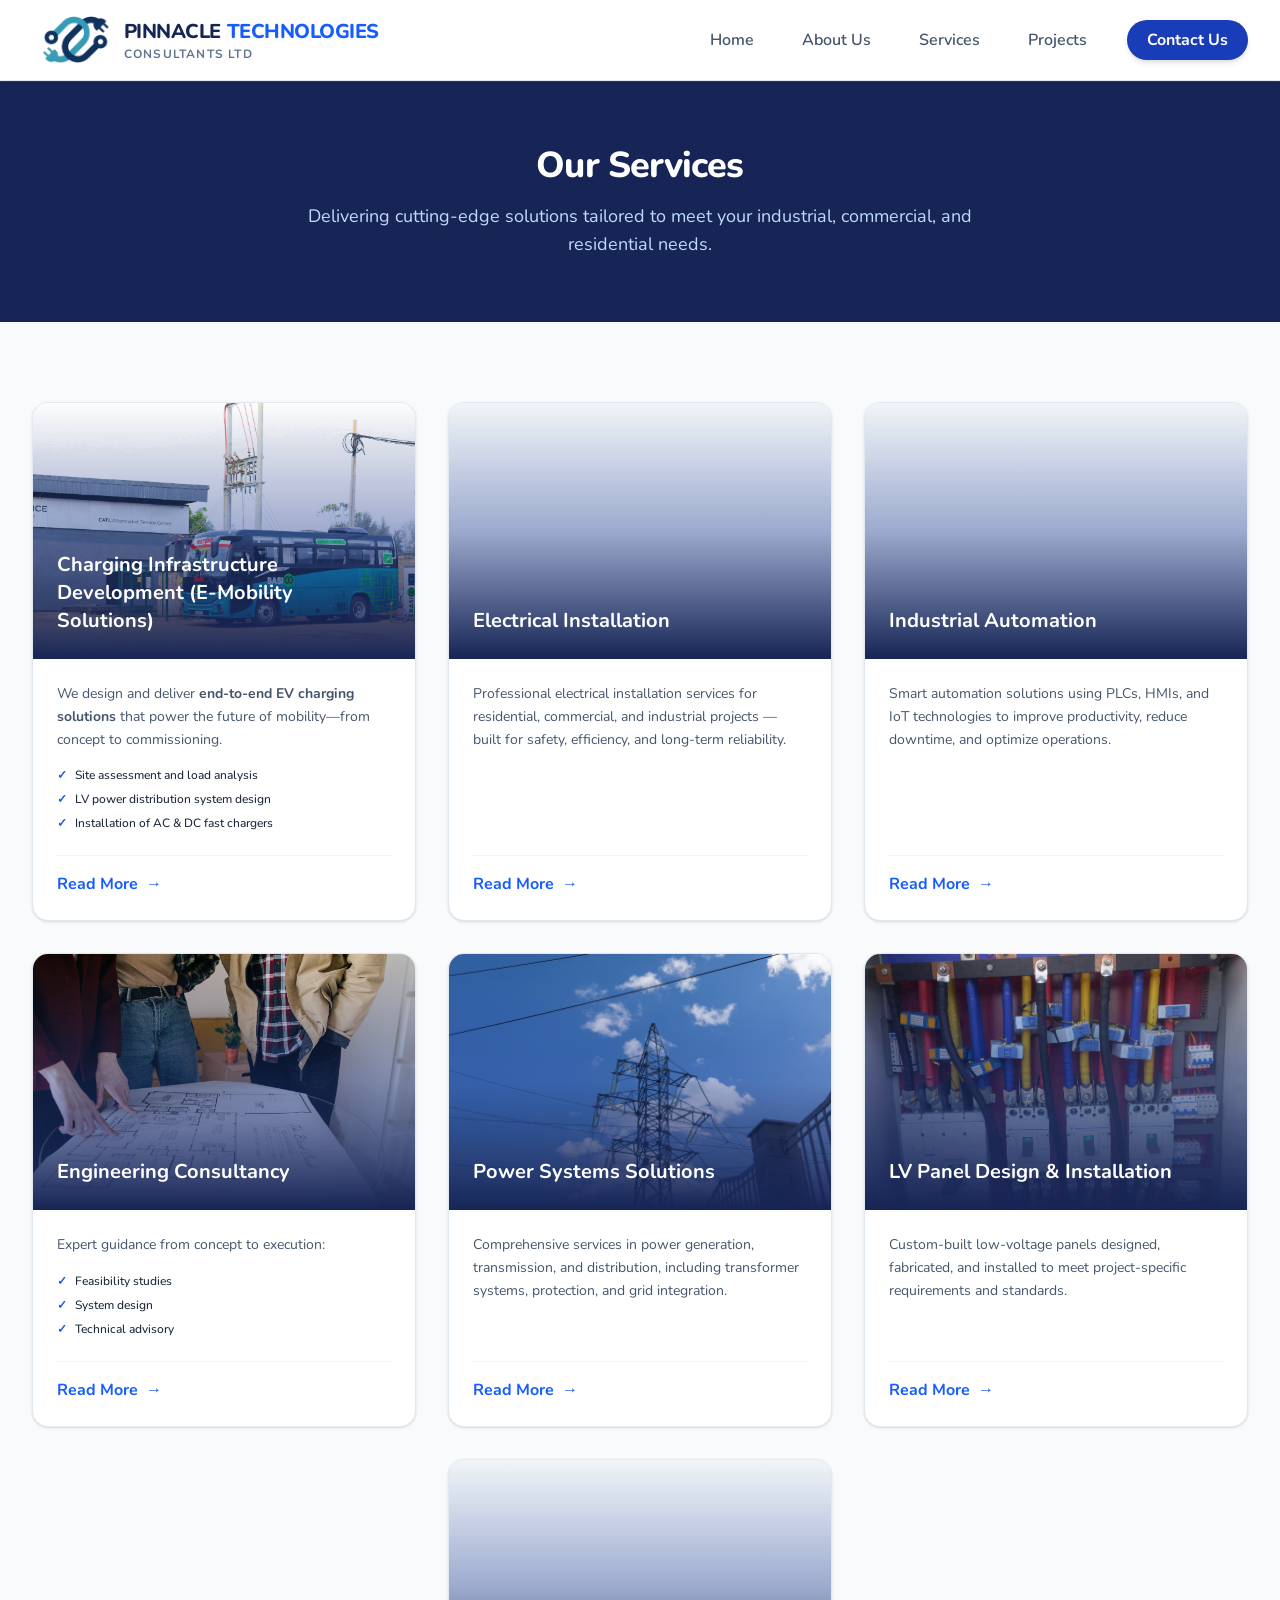
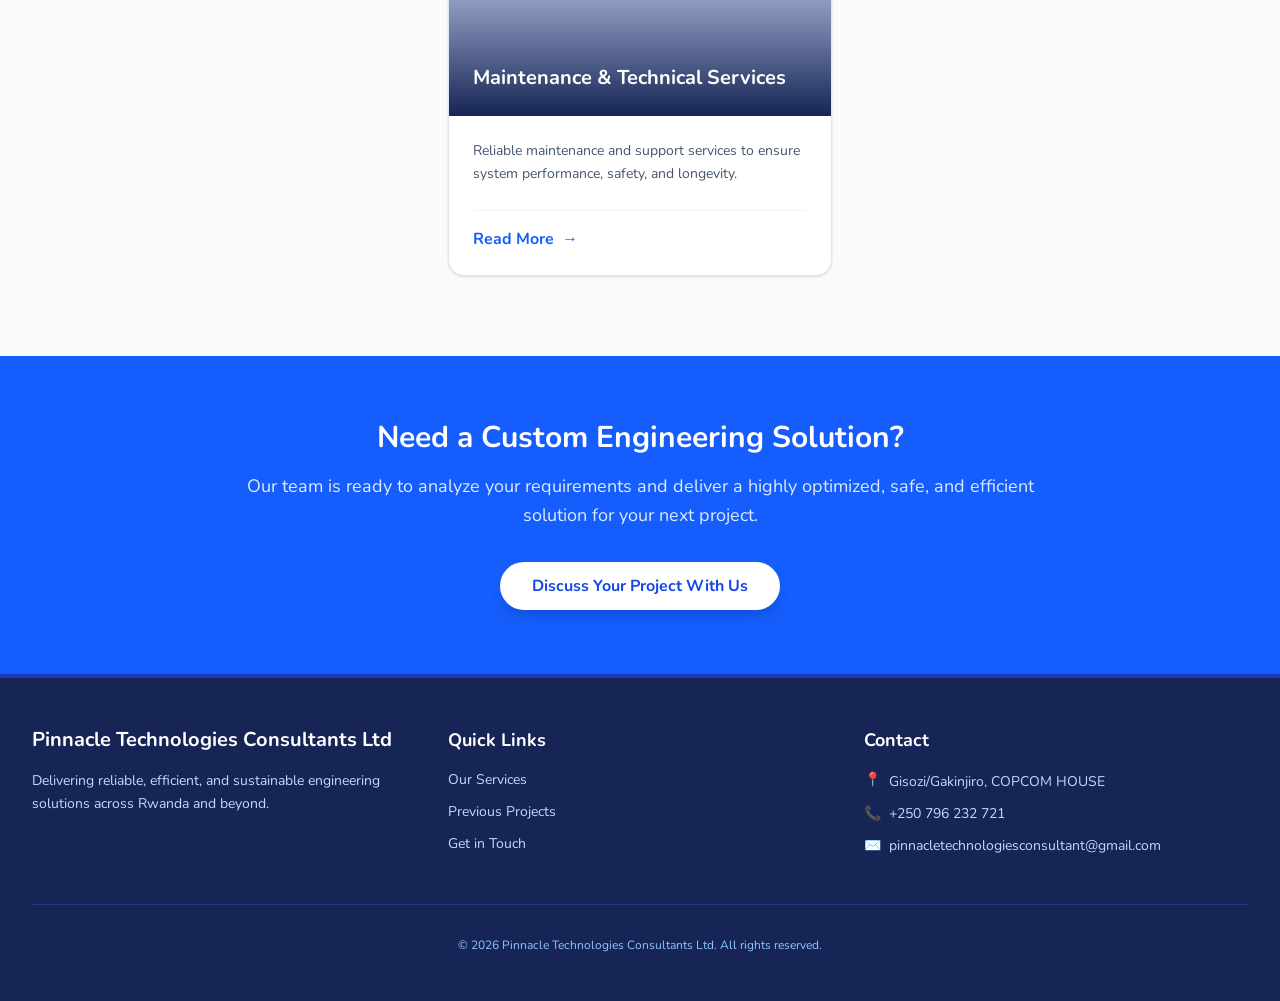
<file: services/index.html>
<!DOCTYPE html><html lang="en"> <head><meta charset="UTF-8"><meta name="viewport" content="width=device-width, initial-scale=1.0"><title>Our Services | Pinnacle Technologies Consultants Ltd</title><meta name="description" content="Explore our comprehensive engineering services including electrical installation, industrial automation, power distribution, and technical consultancy in Rwanda."><meta name="robots" content="index, follow, max-image-preview:large, max-snippet:-1, max-video-preview:-1"><link rel="canonical" href="https://www.pinnacletechnologies.rw/services"><meta property="og:type" content="website"><meta property="og:url" content="https://www.pinnacletechnologies.rw/services"><meta property="og:site_name" content="Pinnacle Technologies Consultants Ltd"><meta property="og:title" content="Our Services | Pinnacle Technologies Consultants Ltd"><meta property="og:description" content="Explore our comprehensive engineering services including electrical installation, industrial automation, power distribution, and technical consultancy in Rwanda."><meta property="og:image" content="https://www.pinnacletechnologies.rw/images/Logo.png"><meta name="twitter:card" content="summary_large_image"><meta name="twitter:url" content="https://www.pinnacletechnologies.rw/services"><meta name="twitter:title" content="Our Services | Pinnacle Technologies Consultants Ltd"><meta name="twitter:description" content="Explore our comprehensive engineering services including electrical installation, industrial automation, power distribution, and technical consultancy in Rwanda."><meta name="twitter:image" content="https://www.pinnacletechnologies.rw/images/Logo.png"><link rel="preconnect" href="https://fonts.googleapis.com"><link rel="preconnect" href="https://fonts.gstatic.com" crossorigin><link href="https://fonts.googleapis.com/css2?family=Nunito:wght@400;600;700;800&display=swap" rel="stylesheet"><script type="application/ld+json">{"@context":"https://schema.org","@type":"EngineeringBusiness","@id":"https://www.pinnacletechnologies.rw/#organization","name":"Pinnacle Technologies Consultants Ltd","url":"https://www.pinnacletechnologies.rw","logo":"https://www.pinnacletechnologies.rw/images/Logo.png","image":"https://www.pinnacletechnologies.rw/images/Logo.png","description":"Explore our comprehensive engineering services including electrical installation, industrial automation, power distribution, and technical consultancy in Rwanda.","priceRange":"$$","address":{"@type":"PostalAddress","streetAddress":"Kagarama, Kicukiro","addressLocality":"Kigali","addressCountry":"RW"},"telephone":"+250796232721","email":"pinnacletechnologiesconsultant@gmail.com","sameAs":[]}</script><link rel="stylesheet" href="/_astro/BaseLayout.Db2dHPWp.css"></head> <body class="flex flex-col min-h-screen text-slate-800 bg-slate-50 selection:bg-blue-700 selection:text-white antialiased" style="font-family: 'Nunito', sans-serif;"> <header class="bg-white/95 backdrop-blur-md shadow-sm border-b border-slate-200 sticky top-0 z-50 transition-all"> <div class="max-w-7xl mx-auto px-4 sm:px-6 lg:px-8 relative z-50 bg-transparent"> <div class="flex justify-between items-center h-20"> <div class="flex-shrink-0 flex items-center"> <a href="/" class="text-lg sm:text-xl font-bold text-blue-950 tracking-tight focus:outline-none focus:ring-2 focus:ring-blue-800 rounded px-1 sm:px-2 py-1 flex items-center gap-2 sm:gap-3 group"> <img src="/images/Pinnacle Logo.png" alt="Pinnacle Technologies Consultants Ltd Logo" class="h-10 sm:h-12 w-auto object-contain transition-transform duration-300 group-hover:scale-105" loading="eager" decoding="async"> <div class="flex flex-col justify-center leading-none sm:leading-tight"> <div class="flex flex-col font-extrabold sm:flex-row sm:items-baseline sm:gap-1.5"> <span>PINNACLE</span> <span class="text-blue-600 font-extrabold text-[11px] sm:text-xl">TECHNOLOGIES</span> </div> <span class="text-slate-500 text-[9px] sm:text-xs font-bold tracking-widest uppercase mt-0.5 sm:mt-0">Consultants Ltd</span> </div> </a> </div> <nav class="hidden lg:flex space-x-6 xl:space-x-8 items-center" aria-label="Main Navigation"> <a href="/" class="text-slate-600 hover:text-blue-700 font-semibold transition-colors focus:outline-none focus:ring-2 focus:ring-blue-800 rounded px-2 py-1">Home</a> <a href="/about" class="text-slate-600 hover:text-blue-700 font-semibold transition-colors focus:outline-none focus:ring-2 focus:ring-blue-800 rounded px-2 py-1">About Us</a> <a href="/services" class="text-slate-600 hover:text-blue-700 font-semibold transition-colors focus:outline-none focus:ring-2 focus:ring-blue-800 rounded px-2 py-1">Services</a> <a href="/projects" class="text-slate-600 hover:text-blue-700 font-semibold transition-colors focus:outline-none focus:ring-2 focus:ring-blue-800 rounded px-2 py-1">Projects</a> <a href="/contact" class="bg-blue-800 text-white px-5 py-2 rounded-full font-bold hover:bg-blue-700 transition-all transform hover:-translate-y-0.5 shadow-md focus:outline-none focus:ring-2 focus:ring-blue-900 focus:ring-offset-2">Contact Us</a> </nav> <button id="mobile-menu-btn" aria-label="Toggle Mobile Navigation" class="lg:hidden p-2 text-slate-600 hover:text-blue-800 focus:outline-none transition-transform duration-300"> <svg id="menu-icon" class="w-7 h-7" fill="none" stroke="currentColor" viewBox="0 0 24 24"> <path stroke-linecap="round" stroke-linejoin="round" stroke-width="2" d="M4 6h16M4 12h16M4 18h16"></path> </svg> <svg id="close-icon" class="w-7 h-7 hidden" fill="none" stroke="currentColor" viewBox="0 0 24 24"> <path stroke-linecap="round" stroke-linejoin="round" stroke-width="2" d="M6 18L18 6M6 6l12 12"></path> </svg> </button> </div> </div> <div id="mobile-menu" class="lg:hidden bg-white border-t border-slate-100 absolute w-full shadow-xl transition-all duration-300 ease-in-out opacity-0 pointer-events-none -translate-y-4 z-40"> <nav class="flex flex-col px-4 pt-2 pb-6 space-y-2"> <a href="/" class="block px-3 py-3 text-slate-700 font-semibold hover:bg-blue-50 rounded-md">Home</a> <a href="/about" class="block px-3 py-3 text-slate-700 font-semibold hover:bg-blue-50 rounded-md">About Us</a> <a href="/services" class="block px-3 py-3 text-slate-700 font-semibold hover:bg-blue-50 rounded-md">Services</a> <a href="/projects" class="block px-3 py-3 text-slate-700 font-semibold hover:bg-blue-50 rounded-md">Projects</a> <a href="/contact" class="block px-3 py-3 bg-blue-800 text-white text-center font-bold rounded-md mt-2">Contact Us</a> </nav> </div> </header> <main id="main-content" class="flex-grow">  <section class="bg-blue-950 text-white py-16 px-4 sm:px-6 lg:px-8 border-t border-blue-900"> <div class="max-w-7xl mx-auto text-center"> <h1 class="text-3xl md:text-4xl font-extrabold tracking-tight mb-4">Our Services</h1> <p class="text-lg text-blue-200 max-w-2xl mx-auto">
Delivering cutting-edge solutions tailored to meet your industrial, commercial, and residential needs.
</p> </div> </section> <section class="py-20 bg-gray-50 scroll-reveal opacity-0 translate-y-12 transition-all duration-1000 ease-out" aria-labelledby="detailed-services-heading"> <div class="max-w-7xl mx-auto px-4 sm:px-6 lg:px-8"> <h2 id="detailed-services-heading" class="sr-only">Detailed List of Services</h2> <div class="grid grid-cols-1 md:grid-cols-2 lg:grid-cols-3 gap-8"> <article class="bg-white rounded-2xl shadow-sm hover:shadow-lg border border-slate-200 flex flex-col h-full transition-all overflow-hidden group" id="E-Mobility"> <div class="h-64 w-full overflow-hidden relative bg-slate-100"> <img src="/images/service/Charging Infrastructure.jpg" alt="Charging Infrastructure Development" class="w-full h-full object-cover group-hover:scale-105 transition-transform duration-700" loading="lazy" decoding="async"> <div class="absolute inset-0 bg-gradient-to-t from-blue-950 via-blue-900/40 to-transparent"></div> <div class="absolute bottom-0 left-0 p-6 w-full"> <h2 class="text-xl font-bold text-white">Charging Infrastructure Development (E-Mobility Solutions)</h2> </div> </div> <div class="p-6 flex-grow flex flex-col"> <p class="text-slate-600 mb-4 leading-relaxed text-sm">
We design and deliver <strong>end-to-end EV charging solutions</strong> that power the future of mobility—from concept to commissioning.
</p> <ul class="space-y-2 text-slate-800 font-medium text-xs mb-6"> <li class="flex items-start"><span class="text-blue-600 mr-2 font-bold leading-none mt-0.5">✓</span> Site assessment and load analysis</li> <li class="flex items-start"><span class="text-blue-600 mr-2 font-bold leading-none mt-0.5">✓</span> LV power distribution system design</li> <li class="flex items-start"><span class="text-blue-600 mr-2 font-bold leading-none mt-0.5">✓</span> Installation of AC & DC fast chargers</li> </ul> <div class="mt-auto pt-4 border-t border-slate-100 read-more-container"> <button onclick="openPopup('E-Mobility')" class="text-blue-600 font-bold hover:text-blue-800 transition-colors flex items-center gap-2 focus:outline-none">
Read More <span aria-hidden="true">&rarr;</span> </button> </div> </div> </article> <article class="bg-white rounded-2xl shadow-sm hover:shadow-lg border border-slate-200 flex flex-col h-full transition-all overflow-hidden group" id="Electrical-Install"> <div class="h-64 w-full overflow-hidden relative bg-slate-100"> <img src="/images/service/Electrical Installation.jpg" alt="Electrical Installation" class="w-full h-full object-cover group-hover:scale-105 transition-transform duration-700" loading="lazy" decoding="async"> <div class="absolute inset-0 bg-gradient-to-t from-blue-950 via-blue-900/40 to-transparent"></div> <div class="absolute bottom-0 left-0 p-6 w-full"> <h2 class="text-xl font-bold text-white">Electrical Installation</h2> </div> </div> <div class="p-6 flex-grow flex flex-col"> <p class="text-slate-600 leading-relaxed text-sm mb-6">
Professional electrical installation services for residential, commercial, and industrial projects — built for safety, efficiency, and long-term reliability.
</p> <div class="mt-auto pt-4 border-t border-slate-100 read-more-container"> <button onclick="openPopup('Electrical-Install')" class="text-blue-600 font-bold hover:text-blue-800 transition-colors flex items-center gap-2 focus:outline-none">
Read More <span aria-hidden="true">&rarr;</span> </button> </div> </div> </article> <article class="bg-white rounded-2xl shadow-sm hover:shadow-lg border border-slate-200 flex flex-col h-full transition-all overflow-hidden group" id="Industrial-Automation"> <div class="h-64 w-full overflow-hidden relative bg-slate-100"> <img src="/images/service/Industrial Automation.jpg" alt="Industrial Automation" class="w-full h-full object-cover group-hover:scale-105 transition-transform duration-700" loading="lazy" decoding="async"> <div class="absolute inset-0 bg-gradient-to-t from-blue-950 via-blue-900/40 to-transparent"></div> <div class="absolute bottom-0 left-0 p-6 w-full"> <h2 class="text-xl font-bold text-white">Industrial Automation</h2> </div> </div> <div class="p-6 flex-grow flex flex-col"> <p class="text-slate-600 leading-relaxed text-sm mb-6">
Smart automation solutions using PLCs, HMIs, and IoT technologies to improve productivity, reduce downtime, and optimize operations.
</p> <div class="mt-auto pt-4 border-t border-slate-100 read-more-container"> <button onclick="openPopup('Industrial-Automation')" class="text-blue-600 font-bold hover:text-blue-800 transition-colors flex items-center gap-2 focus:outline-none">
Read More <span aria-hidden="true">&rarr;</span> </button> </div> </div> </article> <article class="bg-white rounded-2xl shadow-sm hover:shadow-lg border border-slate-200 flex flex-col h-full transition-all overflow-hidden group" id="Engineering"> <div class="h-64 w-full overflow-hidden relative bg-slate-100"> <img src="/images/service/Engineering Consultancy.jpg" alt="Engineering Consultancy" class="w-full h-full object-cover group-hover:scale-105 transition-transform duration-700" loading="lazy" decoding="async"> <div class="absolute inset-0 bg-gradient-to-t from-blue-950 via-blue-900/40 to-transparent"></div> <div class="absolute bottom-0 left-0 p-6 w-full"> <h2 class="text-xl font-bold text-white">Engineering Consultancy</h2> </div> </div> <div class="p-6 flex-grow flex flex-col"> <p class="text-slate-600 mb-4 leading-relaxed text-sm">Expert guidance from concept to execution:</p> <ul class="space-y-2 text-slate-800 font-medium text-xs mb-6"> <li class="flex items-start"><span class="text-blue-600 mr-2 font-bold leading-none mt-0.5">✓</span> Feasibility studies</li> <li class="flex items-start"><span class="text-blue-600 mr-2 font-bold leading-none mt-0.5">✓</span> System design</li> <li class="flex items-start"><span class="text-blue-600 mr-2 font-bold leading-none mt-0.5">✓</span> Technical advisory</li> </ul> <div class="mt-auto pt-4 border-t border-slate-100 read-more-container"> <button onclick="openPopup('Engineering')" class="text-blue-600 font-bold hover:text-blue-800 transition-colors flex items-center gap-2 focus:outline-none">
Read More <span aria-hidden="true">&rarr;</span> </button> </div> </div> </article> <article class="bg-white rounded-2xl shadow-sm hover:shadow-lg border border-slate-200 flex flex-col h-full transition-all overflow-hidden group" id="Power-Systems"> <div class="h-64 w-full overflow-hidden relative bg-slate-100"> <img src="/images/service/Power Systems.jpg" alt="Power Systems Solutions" class="w-full h-full object-cover group-hover:scale-105 transition-transform duration-700" loading="lazy" decoding="async"> <div class="absolute inset-0 bg-gradient-to-t from-blue-950 via-blue-900/40 to-transparent"></div> <div class="absolute bottom-0 left-0 p-6 w-full"> <h2 class="text-xl font-bold text-white">Power Systems Solutions</h2> </div> </div> <div class="p-6 flex-grow flex flex-col"> <p class="text-slate-600 leading-relaxed text-sm mb-6">
Comprehensive services in power generation, transmission, and distribution, including transformer systems, protection, and grid integration.
</p> <div class="mt-auto pt-4 border-t border-slate-100 read-more-container"> <button onclick="openPopup('Power-Systems')" class="text-blue-600 font-bold hover:text-blue-800 transition-colors flex items-center gap-2 focus:outline-none">
Read More <span aria-hidden="true">&rarr;</span> </button> </div> </div> </article> <article class="bg-white rounded-2xl shadow-sm hover:shadow-lg border border-slate-200 flex flex-col h-full transition-all overflow-hidden group" id="LV-Panel"> <div class="h-64 w-full overflow-hidden relative bg-slate-100"> <img src="/images/service/LV Panel Design.jpg" alt="LV Panel Design & Installation" class="w-full h-full object-cover group-hover:scale-105 transition-transform duration-700" loading="lazy" decoding="async"> <div class="absolute inset-0 bg-gradient-to-t from-blue-950 via-blue-900/40 to-transparent"></div> <div class="absolute bottom-0 left-0 p-6 w-full"> <h2 class="text-xl font-bold text-white">LV Panel Design & Installation</h2> </div> </div> <div class="p-6 flex-grow flex flex-col"> <p class="text-slate-600 leading-relaxed text-sm mb-6">
Custom-built low-voltage panels designed, fabricated, and installed to meet project-specific requirements and standards.
</p> <div class="mt-auto pt-4 border-t border-slate-100 read-more-container"> <button onclick="openPopup('LV-Panel')" class="text-blue-600 font-bold hover:text-blue-800 transition-colors flex items-center gap-2 focus:outline-none">
Read More <span aria-hidden="true">&rarr;</span> </button> </div> </div> </article> <article class="bg-white rounded-2xl shadow-sm hover:shadow-lg border border-slate-200 flex flex-col h-full transition-all overflow-hidden group md:col-span-2 lg:col-span-1 lg:col-start-2 md:max-w-md lg:max-w-none mx-auto w-full" id="Maintenance"> <div class="h-64 w-full overflow-hidden relative bg-slate-100"> <img src="/images/service/Maintenance.jpg" alt="Maintenance & Technical Services" class="w-full h-full object-cover group-hover:scale-105 transition-transform duration-700" loading="lazy" decoding="async"> <div class="absolute inset-0 bg-gradient-to-t from-blue-950 via-blue-900/40 to-transparent"></div> <div class="absolute bottom-0 left-0 p-6 w-full"> <h2 class="text-xl font-bold text-white">Maintenance & Technical Services</h2> </div> </div> <div class="p-6 flex-grow flex flex-col"> <p class="text-slate-600 leading-relaxed text-sm text-center lg:text-left mb-6">
Reliable maintenance and support services to ensure system performance, safety, and longevity.
</p> <div class="mt-auto pt-4 border-t border-slate-100 read-more-container"> <button onclick="openPopup('Maintenance')" class="text-blue-600 font-bold hover:text-blue-800 transition-colors flex items-center justify-center lg:justify-start gap-2 w-full focus:outline-none">
Read More <span aria-hidden="true">&rarr;</span> </button> </div> </div> </article> </div> </div> </section> <section class="bg-blue-600 py-16 text-center scroll-reveal opacity-0 translate-y-12 transition-all duration-1000 ease-out"> <div class="max-w-4xl mx-auto px-4 sm:px-6 lg:px-8"> <h2 class="text-2xl md:text-3xl font-bold text-white mb-4">Need a Custom Engineering Solution?</h2> <p class="text-lg text-blue-100 mb-8 leading-relaxed">
Our team is ready to analyze your requirements and deliver a highly optimized, safe, and efficient solution for your next project.
</p> <a href="/contact" class="inline-block bg-white text-blue-700 px-8 py-3 rounded-full font-bold text-base hover:bg-slate-100 transition-colors shadow-lg focus:outline-none focus:ring-4 focus:ring-blue-300 hover:scale-105 transform">
Discuss Your Project With Us
</a> </div> </section> <div id="service-modal" class="fixed inset-0 z-[100] hidden items-center justify-center bg-blue-950/90 backdrop-blur-sm opacity-0 transition-opacity duration-500 px-4"> <div class="bg-white rounded-2xl shadow-2xl w-full max-w-4xl max-h-[90vh] overflow-hidden flex flex-col relative transform scale-95 translate-y-10 opacity-0 transition-all duration-500 ease-out" id="service-modal-content"> <button onclick="closePopup()" class="absolute top-4 right-4 bg-black/50 hover:bg-black/80 text-white p-2 rounded-full transition-colors z-20 focus:outline-none shadow-lg"> <svg class="w-6 h-6" fill="none" stroke="currentColor" viewBox="0 0 24 24"><path stroke-linecap="round" stroke-linejoin="round" stroke-width="2" d="M6 18L18 6M6 6l12 12"></path></svg> </button> <div class="h-64 sm:h-80 md:h-96 w-full relative bg-slate-900 overflow-hidden group"> <div id="modal-slides" class="flex h-full transition-transform duration-500 ease-in-out"></div> <button onclick="prevSlide()" class="absolute left-4 top-1/2 -translate-y-1/2 bg-white/80 hover:bg-white text-blue-950 p-2 rounded-full transition-colors opacity-0 group-hover:opacity-100 focus:outline-none shadow-md"> <svg class="w-5 h-5" fill="none" stroke="currentColor" viewBox="0 0 24 24"><path stroke-linecap="round" stroke-linejoin="round" stroke-width="2" d="M15 19l-7-7 7-7"></path></svg> </button> <button onclick="nextSlide()" class="absolute right-4 top-1/2 -translate-y-1/2 bg-white/80 hover:bg-white text-blue-950 p-2 rounded-full transition-colors opacity-0 group-hover:opacity-100 focus:outline-none shadow-md"> <svg class="w-5 h-5" fill="none" stroke="currentColor" viewBox="0 0 24 24"><path stroke-linecap="round" stroke-linejoin="round" stroke-width="2" d="M9 5l7 7-7 7"></path></svg> </button> <div id="modal-indicators" class="absolute bottom-4 left-1/2 -translate-x-1/2 flex gap-2"></div> </div> <div class="p-6 sm:p-10 overflow-y-auto"> <h2 id="modal-title" class="text-2xl md:text-3xl font-bold text-blue-950 mb-6"></h2> <div id="modal-body" class="text-slate-700 text-base leading-relaxed space-y-4"></div> <div class="mt-8 pt-6 border-t border-slate-100 text-center"> <a href="/contact" class="inline-block bg-blue-700 text-white px-8 py-3 rounded-full font-bold hover:bg-blue-800 transition-colors shadow-md hover:-translate-y-0.5 transform">
Request this Service
</a> </div> </div> </div> </div> <script type="module" src="/_astro/ServiceModal.astro_astro_type_script_index_0_lang.CmtAoNo8.js"></script>  </main> <footer class="bg-blue-950 text-white mt-auto border-t-4 border-blue-800"> <div class="max-w-7xl mx-auto px-4 sm:px-6 lg:px-8 py-12"> <div class="grid grid-cols-1 sm:grid-cols-2 lg:grid-cols-3 gap-12 lg:gap-8"> <div class="sm:col-span-2 lg:col-span-1"> <h3 class="text-xl font-bold mb-4">Pinnacle Technologies Consultants Ltd</h3> <p class="text-blue-200 text-sm leading-relaxed max-w-md">Delivering reliable, efficient, and sustainable engineering solutions across Rwanda and beyond.</p> </div> <div> <h3 class="text-lg font-bold mb-4">Quick Links</h3> <ul class="space-y-3 text-blue-200 text-sm"> <li><a href="/services" class="hover:text-white transition-colors focus:outline-none focus:underline">Our Services</a></li> <li><a href="/projects" class="hover:text-white transition-colors focus:outline-none focus:underline">Previous Projects</a></li> <li><a href="/contact" class="hover:text-white transition-colors focus:outline-none focus:underline">Get in Touch</a></li> </ul> </div> <div> <h3 class="text-lg font-bold mb-4">Contact</h3> <ul class="space-y-3 text-blue-200 text-sm"> <li class="flex items-start gap-2"><span>📍</span> <span class="mt-0.5">Gisozi/Gakinjiro, COPCOM HOUSE</span></li> <li class="flex items-center gap-2"><span>📞</span> <a href="tel:+250796232721" class="hover:text-white focus:underline transition-colors">+250 796 232 721</a></li> <li class="flex items-center gap-2"><span>✉️</span> <a href="mailto:pinnacletechnologiesconsultant@gmail.com" class="hover:text-white focus:underline transition-colors truncate">pinnacletechnologiesconsultant@gmail.com</a></li> </ul> </div> </div> <div class="border-t border-blue-900 mt-12 pt-8 text-center text-blue-300 text-xs">
&copy; 2026 Pinnacle Technologies Consultants Ltd. All rights reserved.
</div> </div> </footer> <script type="module">const a=document.getElementById("mobile-menu-btn"),t=document.getElementById("mobile-menu"),c=document.getElementById("menu-icon"),l=document.getElementById("close-icon");let n=!1;a?.addEventListener("click",()=>{n=!n,c?.classList.toggle("hidden"),l?.classList.toggle("hidden"),n?(t?.classList.remove("opacity-0","pointer-events-none","-translate-y-4"),t?.classList.add("opacity-100","pointer-events-auto","translate-y-0")):(t?.classList.remove("opacity-100","pointer-events-auto","translate-y-0"),t?.classList.add("opacity-0","pointer-events-none","-translate-y-4"))});const i={root:null,rootMargin:"0px",threshold:0},r=new IntersectionObserver((s,o)=>{s.forEach(e=>{e.isIntersecting&&(e.target.classList.remove("opacity-0","translate-y-12"),e.target.classList.add("opacity-100","translate-y-0"),o.unobserve(e.target))})},i);document.querySelectorAll(".scroll-reveal").forEach(s=>{r.observe(s)});</script> </body> </html>
</file>
<file: _astro/BaseLayout.Db2dHPWp.css>
@layer properties{@supports (((-webkit-hyphens:none)) and (not (margin-trim:inline))) or ((-moz-orient:inline) and (not (color:rgb(from red r g b)))){*,:before,:after,::backdrop{--tw-translate-x:0;--tw-translate-y:0;--tw-translate-z:0;--tw-scale-x:1;--tw-scale-y:1;--tw-scale-z:1;--tw-rotate-x:initial;--tw-rotate-y:initial;--tw-rotate-z:initial;--tw-skew-x:initial;--tw-skew-y:initial;--tw-space-y-reverse:0;--tw-space-x-reverse:0;--tw-border-style:solid;--tw-gradient-position:initial;--tw-gradient-from:#0000;--tw-gradient-via:#0000;--tw-gradient-to:#0000;--tw-gradient-stops:initial;--tw-gradient-via-stops:initial;--tw-gradient-from-position:0%;--tw-gradient-via-position:50%;--tw-gradient-to-position:100%;--tw-leading:initial;--tw-font-weight:initial;--tw-tracking:initial;--tw-shadow:0 0 #0000;--tw-shadow-color:initial;--tw-shadow-alpha:100%;--tw-inset-shadow:0 0 #0000;--tw-inset-shadow-color:initial;--tw-inset-shadow-alpha:100%;--tw-ring-color:initial;--tw-ring-shadow:0 0 #0000;--tw-inset-ring-color:initial;--tw-inset-ring-shadow:0 0 #0000;--tw-ring-inset:initial;--tw-ring-offset-width:0px;--tw-ring-offset-color:#fff;--tw-ring-offset-shadow:0 0 #0000;--tw-blur:initial;--tw-brightness:initial;--tw-contrast:initial;--tw-grayscale:initial;--tw-hue-rotate:initial;--tw-invert:initial;--tw-opacity:initial;--tw-saturate:initial;--tw-sepia:initial;--tw-drop-shadow:initial;--tw-drop-shadow-color:initial;--tw-drop-shadow-alpha:100%;--tw-drop-shadow-size:initial;--tw-backdrop-blur:initial;--tw-backdrop-brightness:initial;--tw-backdrop-contrast:initial;--tw-backdrop-grayscale:initial;--tw-backdrop-hue-rotate:initial;--tw-backdrop-invert:initial;--tw-backdrop-opacity:initial;--tw-backdrop-saturate:initial;--tw-backdrop-sepia:initial;--tw-duration:initial;--tw-ease:initial}}}@layer theme{:root,:host{--font-sans:ui-sans-serif, system-ui, sans-serif, "Apple Color Emoji", "Segoe UI Emoji", "Segoe UI Symbol", "Noto Color Emoji";--font-mono:ui-monospace, SFMono-Regular, Menlo, Monaco, Consolas, "Liberation Mono", "Courier New", monospace;--color-red-100:oklch(93.6% .032 17.717);--color-red-500:oklch(63.7% .237 25.331);--color-green-100:oklch(96.2% .044 156.743);--color-green-500:oklch(72.3% .219 149.579);--color-cyan-300:oklch(86.5% .127 207.078);--color-blue-50:oklch(97% .014 254.604);--color-blue-100:oklch(93.2% .032 255.585);--color-blue-200:oklch(88.2% .059 254.128);--color-blue-300:oklch(80.9% .105 251.813);--color-blue-400:oklch(70.7% .165 254.624);--color-blue-500:oklch(62.3% .214 259.815);--color-blue-600:oklch(54.6% .245 262.881);--color-blue-700:oklch(48.8% .243 264.376);--color-blue-800:oklch(42.4% .199 265.638);--color-blue-900:oklch(37.9% .146 265.522);--color-blue-950:oklch(28.2% .091 267.935);--color-slate-50:oklch(98.4% .003 247.858);--color-slate-100:oklch(96.8% .007 247.896);--color-slate-200:oklch(92.9% .013 255.508);--color-slate-300:oklch(86.9% .022 252.894);--color-slate-400:oklch(70.4% .04 256.788);--color-slate-500:oklch(55.4% .046 257.417);--color-slate-600:oklch(44.6% .043 257.281);--color-slate-700:oklch(37.2% .044 257.287);--color-slate-800:oklch(27.9% .041 260.031);--color-slate-900:oklch(20.8% .042 265.755);--color-gray-50:oklch(98.5% .002 247.839);--color-black:#000;--color-white:#fff;--spacing:.25rem;--container-xs:20rem;--container-md:28rem;--container-lg:32rem;--container-2xl:42rem;--container-3xl:48rem;--container-4xl:56rem;--container-5xl:64rem;--container-7xl:80rem;--text-xs:.75rem;--text-xs--line-height:calc(1 / .75);--text-sm:.875rem;--text-sm--line-height:calc(1.25 / .875);--text-base:1rem;--text-base--line-height: 1.5 ;--text-lg:1.125rem;--text-lg--line-height:calc(1.75 / 1.125);--text-xl:1.25rem;--text-xl--line-height:calc(1.75 / 1.25);--text-2xl:1.5rem;--text-2xl--line-height:calc(2 / 1.5);--text-3xl:1.875rem;--text-3xl--line-height: 1.2 ;--text-4xl:2.25rem;--text-4xl--line-height:calc(2.5 / 2.25);--text-5xl:3rem;--text-5xl--line-height:1;--font-weight-medium:500;--font-weight-semibold:600;--font-weight-bold:700;--font-weight-extrabold:800;--tracking-tight:-.025em;--tracking-wider:.05em;--tracking-widest:.1em;--leading-tight:1.25;--leading-relaxed:1.625;--radius-md:.375rem;--radius-lg:.5rem;--radius-xl:.75rem;--radius-2xl:1rem;--radius-3xl:1.5rem;--ease-out:cubic-bezier(0, 0, .2, 1);--ease-in-out:cubic-bezier(.4, 0, .2, 1);--animate-spin:spin 1s linear infinite;--animate-pulse:pulse 2s cubic-bezier(.4, 0, .6, 1) infinite;--blur-sm:8px;--blur-md:12px;--blur-3xl:64px;--aspect-video:16 / 9;--default-transition-duration:.15s;--default-transition-timing-function:cubic-bezier(.4, 0, .2, 1);--default-font-family:var(--font-sans);--default-mono-font-family:var(--font-mono)}}@layer base{*,:after,:before,::backdrop{box-sizing:border-box;border:0 solid;margin:0;padding:0}::file-selector-button{box-sizing:border-box;border:0 solid;margin:0;padding:0}html,:host{-webkit-text-size-adjust:100%;tab-size:4;line-height:1.5;font-family:var(--default-font-family,ui-sans-serif, system-ui, sans-serif, "Apple Color Emoji", "Segoe UI Emoji", "Segoe UI Symbol", "Noto Color Emoji");font-feature-settings:var(--default-font-feature-settings,normal);font-variation-settings:var(--default-font-variation-settings,normal);-webkit-tap-highlight-color:transparent}hr{height:0;color:inherit;border-top-width:1px}abbr:where([title]){-webkit-text-decoration:underline dotted;text-decoration:underline dotted}h1,h2,h3,h4,h5,h6{font-size:inherit;font-weight:inherit}a{color:inherit;-webkit-text-decoration:inherit;text-decoration:inherit}b,strong{font-weight:bolder}code,kbd,samp,pre{font-family:var(--default-mono-font-family,ui-monospace, SFMono-Regular, Menlo, Monaco, Consolas, "Liberation Mono", "Courier New", monospace);font-feature-settings:var(--default-mono-font-feature-settings,normal);font-variation-settings:var(--default-mono-font-variation-settings,normal);font-size:1em}small{font-size:80%}sub,sup{vertical-align:baseline;font-size:75%;line-height:0;position:relative}sub{bottom:-.25em}sup{top:-.5em}table{text-indent:0;border-color:inherit;border-collapse:collapse}:-moz-focusring{outline:auto}progress{vertical-align:baseline}summary{display:list-item}ol,ul,menu{list-style:none}img,svg,video,canvas,audio,iframe,embed,object{vertical-align:middle;display:block}img,video{max-width:100%;height:auto}button,input,select,optgroup,textarea{font:inherit;font-feature-settings:inherit;font-variation-settings:inherit;letter-spacing:inherit;color:inherit;opacity:1;background-color:#0000;border-radius:0}::file-selector-button{font:inherit;font-feature-settings:inherit;font-variation-settings:inherit;letter-spacing:inherit;color:inherit;opacity:1;background-color:#0000;border-radius:0}:where(select:is([multiple],[size])) optgroup{font-weight:bolder}:where(select:is([multiple],[size])) optgroup option{padding-inline-start:20px}::file-selector-button{margin-inline-end:4px}::placeholder{opacity:1}@supports (not ((-webkit-appearance:-apple-pay-button))) or (contain-intrinsic-size:1px){::placeholder{color:currentColor}@supports (color:color-mix(in lab,red,red)){::placeholder{color:color-mix(in oklab,currentcolor 50%,transparent)}}}textarea{resize:vertical}::-webkit-search-decoration{-webkit-appearance:none}::-webkit-date-and-time-value{min-height:1lh;text-align:inherit}::-webkit-datetime-edit{display:inline-flex}::-webkit-datetime-edit-fields-wrapper{padding:0}::-webkit-datetime-edit{padding-block:0}::-webkit-datetime-edit-year-field{padding-block:0}::-webkit-datetime-edit-month-field{padding-block:0}::-webkit-datetime-edit-day-field{padding-block:0}::-webkit-datetime-edit-hour-field{padding-block:0}::-webkit-datetime-edit-minute-field{padding-block:0}::-webkit-datetime-edit-second-field{padding-block:0}::-webkit-datetime-edit-millisecond-field{padding-block:0}::-webkit-datetime-edit-meridiem-field{padding-block:0}::-webkit-calendar-picker-indicator{line-height:1}:-moz-ui-invalid{box-shadow:none}button,input:where([type=button],[type=reset],[type=submit]){appearance:button}::file-selector-button{appearance:button}::-webkit-inner-spin-button{height:auto}::-webkit-outer-spin-button{height:auto}[hidden]:where(:not([hidden=until-found])){display:none!important}}@layer components;@layer utilities{.pointer-events-auto{pointer-events:auto}.pointer-events-none{pointer-events:none}.visible{visibility:visible}.sr-only{clip-path:inset(50%);white-space:nowrap;border-width:0;width:1px;height:1px;margin:-1px;padding:0;position:absolute;overflow:hidden}.absolute{position:absolute}.fixed{position:fixed}.relative{position:relative}.static{position:static}.sticky{position:sticky}.inset-0{inset:calc(var(--spacing) * 0)}.top-0{top:calc(var(--spacing) * 0)}.top-1\/2{top:50%}.top-4{top:calc(var(--spacing) * 4)}.top-24{top:calc(var(--spacing) * 24)}.right-0{right:calc(var(--spacing) * 0)}.right-4{right:calc(var(--spacing) * 4)}.right-5{right:calc(var(--spacing) * 5)}.bottom-0{bottom:calc(var(--spacing) * 0)}.bottom-4{bottom:calc(var(--spacing) * 4)}.bottom-6{bottom:calc(var(--spacing) * 6)}.left-0{left:calc(var(--spacing) * 0)}.left-1\/2{left:50%}.left-4{left:calc(var(--spacing) * 4)}.z-10{z-index:10}.z-20{z-index:20}.z-40{z-index:40}.z-50{z-index:50}.z-\[100\]{z-index:100}.-mx-1\.5{margin-inline:calc(var(--spacing) * -1.5)}.mx-auto{margin-inline:auto}.-my-1\.5{margin-block:calc(var(--spacing) * -1.5)}.-mt-32{margin-top:calc(var(--spacing) * -32)}.mt-0\.5{margin-top:calc(var(--spacing) * .5)}.mt-1{margin-top:calc(var(--spacing) * 1)}.mt-2{margin-top:calc(var(--spacing) * 2)}.mt-4{margin-top:calc(var(--spacing) * 4)}.mt-6{margin-top:calc(var(--spacing) * 6)}.mt-8{margin-top:calc(var(--spacing) * 8)}.mt-10{margin-top:calc(var(--spacing) * 10)}.mt-12{margin-top:calc(var(--spacing) * 12)}.mt-auto{margin-top:auto}.-mr-32{margin-right:calc(var(--spacing) * -32)}.mr-2{margin-right:calc(var(--spacing) * 2)}.mb-2{margin-bottom:calc(var(--spacing) * 2)}.mb-3{margin-bottom:calc(var(--spacing) * 3)}.mb-4{margin-bottom:calc(var(--spacing) * 4)}.mb-6{margin-bottom:calc(var(--spacing) * 6)}.mb-8{margin-bottom:calc(var(--spacing) * 8)}.mb-10{margin-bottom:calc(var(--spacing) * 10)}.mb-12{margin-bottom:calc(var(--spacing) * 12)}.mb-16{margin-bottom:calc(var(--spacing) * 16)}.ml-1{margin-left:calc(var(--spacing) * 1)}.ml-3{margin-left:calc(var(--spacing) * 3)}.ml-5{margin-left:calc(var(--spacing) * 5)}.ml-auto{margin-left:auto}.block{display:block}.flex{display:flex}.grid{display:grid}.hidden{display:none}.inline-block{display:inline-block}.inline-flex{display:inline-flex}.aspect-video{aspect-ratio:var(--aspect-video)}.h-0{height:calc(var(--spacing) * 0)}.h-1{height:calc(var(--spacing) * 1)}.h-2{height:calc(var(--spacing) * 2)}.h-3{height:calc(var(--spacing) * 3)}.h-4{height:calc(var(--spacing) * 4)}.h-5{height:calc(var(--spacing) * 5)}.h-6{height:calc(var(--spacing) * 6)}.h-7{height:calc(var(--spacing) * 7)}.h-8{height:calc(var(--spacing) * 8)}.h-10{height:calc(var(--spacing) * 10)}.h-20{height:calc(var(--spacing) * 20)}.h-48{height:calc(var(--spacing) * 48)}.h-50{height:calc(var(--spacing) * 50)}.h-56{height:calc(var(--spacing) * 56)}.h-64{height:calc(var(--spacing) * 64)}.h-96{height:calc(var(--spacing) * 96)}.h-110{height:calc(var(--spacing) * 110)}.h-120{height:calc(var(--spacing) * 120)}.h-135{height:calc(var(--spacing) * 135)}.h-full{height:100%}.max-h-\[90vh\]{max-height:90vh}.min-h-screen{min-height:100vh}.w-2{width:calc(var(--spacing) * 2)}.w-3{width:calc(var(--spacing) * 3)}.w-4{width:calc(var(--spacing) * 4)}.w-5{width:calc(var(--spacing) * 5)}.w-6{width:calc(var(--spacing) * 6)}.w-7{width:calc(var(--spacing) * 7)}.w-8{width:calc(var(--spacing) * 8)}.w-10{width:calc(var(--spacing) * 10)}.w-12{width:calc(var(--spacing) * 12)}.w-50{width:calc(var(--spacing) * 50)}.w-96{width:calc(var(--spacing) * 96)}.w-110{width:calc(var(--spacing) * 110)}.w-120{width:calc(var(--spacing) * 120)}.w-135{width:calc(var(--spacing) * 135)}.w-auto{width:auto}.w-full{width:100%}.max-w-2xl{max-width:var(--container-2xl)}.max-w-3xl{max-width:var(--container-3xl)}.max-w-4xl{max-width:var(--container-4xl)}.max-w-7xl{max-width:var(--container-7xl)}.max-w-lg{max-width:var(--container-lg)}.max-w-md{max-width:var(--container-md)}.max-w-none{max-width:none}.max-w-xs{max-width:var(--container-xs)}.flex-shrink-0,.shrink-0{flex-shrink:0}.flex-grow{flex-grow:1}.-translate-x-1\/2{--tw-translate-x: -50% ;translate:var(--tw-translate-x) var(--tw-translate-y)}.translate-x-\[150\%\]{--tw-translate-x:150%;translate:var(--tw-translate-x) var(--tw-translate-y)}.-translate-y-1\/2{--tw-translate-y: -50% ;translate:var(--tw-translate-x) var(--tw-translate-y)}.-translate-y-4{--tw-translate-y:calc(var(--spacing) * -4);translate:var(--tw-translate-x) var(--tw-translate-y)}.translate-y-0{--tw-translate-y:calc(var(--spacing) * 0);translate:var(--tw-translate-x) var(--tw-translate-y)}.translate-y-10{--tw-translate-y:calc(var(--spacing) * 10);translate:var(--tw-translate-x) var(--tw-translate-y)}.translate-y-12{--tw-translate-y:calc(var(--spacing) * 12);translate:var(--tw-translate-x) var(--tw-translate-y)}.scale-95{--tw-scale-x:95%;--tw-scale-y:95%;--tw-scale-z:95%;scale:var(--tw-scale-x) var(--tw-scale-y)}.scale-100{--tw-scale-x:100%;--tw-scale-y:100%;--tw-scale-z:100%;scale:var(--tw-scale-x) var(--tw-scale-y)}.scale-125{--tw-scale-x:125%;--tw-scale-y:125%;--tw-scale-z:125%;scale:var(--tw-scale-x) var(--tw-scale-y)}.transform{transform:var(--tw-rotate-x,) var(--tw-rotate-y,) var(--tw-rotate-z,) var(--tw-skew-x,) var(--tw-skew-y,)}.animate-pulse{animation:var(--animate-pulse)}.animate-spin{animation:var(--animate-spin)}.cursor-pointer{cursor:pointer}.resize-none{resize:none}.list-disc{list-style-type:disc}.list-none{list-style-type:none}.grid-cols-1{grid-template-columns:repeat(1,minmax(0,1fr))}.flex-col{flex-direction:column}.flex-wrap{flex-wrap:wrap}.items-center{align-items:center}.items-start{align-items:flex-start}.justify-between{justify-content:space-between}.justify-center{justify-content:center}.justify-end{justify-content:flex-end}.gap-1{gap:calc(var(--spacing) * 1)}.gap-2{gap:calc(var(--spacing) * 2)}.gap-3{gap:calc(var(--spacing) * 3)}.gap-4{gap:calc(var(--spacing) * 4)}.gap-5{gap:calc(var(--spacing) * 5)}.gap-6{gap:calc(var(--spacing) * 6)}.gap-8{gap:calc(var(--spacing) * 8)}.gap-10{gap:calc(var(--spacing) * 10)}.gap-12{gap:calc(var(--spacing) * 12)}:where(.space-y-1\.5>:not(:last-child)){--tw-space-y-reverse:0;margin-block-start:calc(calc(var(--spacing) * 1.5) * var(--tw-space-y-reverse));margin-block-end:calc(calc(var(--spacing) * 1.5) * calc(1 - var(--tw-space-y-reverse)))}:where(.space-y-2>:not(:last-child)){--tw-space-y-reverse:0;margin-block-start:calc(calc(var(--spacing) * 2) * var(--tw-space-y-reverse));margin-block-end:calc(calc(var(--spacing) * 2) * calc(1 - var(--tw-space-y-reverse)))}:where(.space-y-3>:not(:last-child)){--tw-space-y-reverse:0;margin-block-start:calc(calc(var(--spacing) * 3) * var(--tw-space-y-reverse));margin-block-end:calc(calc(var(--spacing) * 3) * calc(1 - var(--tw-space-y-reverse)))}:where(.space-y-4>:not(:last-child)){--tw-space-y-reverse:0;margin-block-start:calc(calc(var(--spacing) * 4) * var(--tw-space-y-reverse));margin-block-end:calc(calc(var(--spacing) * 4) * calc(1 - var(--tw-space-y-reverse)))}:where(.space-y-5>:not(:last-child)){--tw-space-y-reverse:0;margin-block-start:calc(calc(var(--spacing) * 5) * var(--tw-space-y-reverse));margin-block-end:calc(calc(var(--spacing) * 5) * calc(1 - var(--tw-space-y-reverse)))}:where(.space-y-6>:not(:last-child)){--tw-space-y-reverse:0;margin-block-start:calc(calc(var(--spacing) * 6) * var(--tw-space-y-reverse));margin-block-end:calc(calc(var(--spacing) * 6) * calc(1 - var(--tw-space-y-reverse)))}:where(.space-y-10>:not(:last-child)){--tw-space-y-reverse:0;margin-block-start:calc(calc(var(--spacing) * 10) * var(--tw-space-y-reverse));margin-block-end:calc(calc(var(--spacing) * 10) * calc(1 - var(--tw-space-y-reverse)))}:where(.space-y-20>:not(:last-child)){--tw-space-y-reverse:0;margin-block-start:calc(calc(var(--spacing) * 20) * var(--tw-space-y-reverse));margin-block-end:calc(calc(var(--spacing) * 20) * calc(1 - var(--tw-space-y-reverse)))}:where(.space-x-6>:not(:last-child)){--tw-space-x-reverse:0;margin-inline-start:calc(calc(var(--spacing) * 6) * var(--tw-space-x-reverse));margin-inline-end:calc(calc(var(--spacing) * 6) * calc(1 - var(--tw-space-x-reverse)))}.truncate{text-overflow:ellipsis;white-space:nowrap;overflow:hidden}.overflow-hidden{overflow:hidden}.overflow-y-auto{overflow-y:auto}.rounded{border-radius:.25rem}.rounded-2xl{border-radius:var(--radius-2xl)}.rounded-3xl{border-radius:var(--radius-3xl)}.rounded-full{border-radius:3.40282e38px}.rounded-lg{border-radius:var(--radius-lg)}.rounded-md{border-radius:var(--radius-md)}.rounded-xl{border-radius:var(--radius-xl)}.border{border-style:var(--tw-border-style);border-width:1px}.border-2{border-style:var(--tw-border-style);border-width:2px}.border-4{border-style:var(--tw-border-style);border-width:4px}.border-t{border-top-style:var(--tw-border-style);border-top-width:1px}.border-t-4{border-top-style:var(--tw-border-style);border-top-width:4px}.border-b{border-bottom-style:var(--tw-border-style);border-bottom-width:1px}.border-l-4{border-left-style:var(--tw-border-style);border-left-width:4px}.border-blue-100{border-color:var(--color-blue-100)}.border-blue-500{border-color:var(--color-blue-500)}.border-blue-600{border-color:var(--color-blue-600)}.border-blue-800{border-color:var(--color-blue-800)}.border-blue-900{border-color:var(--color-blue-900)}.border-green-500{border-color:var(--color-green-500)}.border-red-500{border-color:var(--color-red-500)}.border-slate-100{border-color:var(--color-slate-100)}.border-slate-200{border-color:var(--color-slate-200)}.border-white\/20{border-color:#fff3}@supports (color:color-mix(in lab,red,red)){.border-white\/20{border-color:color-mix(in oklab,var(--color-white) 20%,transparent)}}.bg-black\/50{background-color:#00000080}@supports (color:color-mix(in lab,red,red)){.bg-black\/50{background-color:color-mix(in oklab,var(--color-black) 50%,transparent)}}.bg-blue-50{background-color:var(--color-blue-50)}.bg-blue-100{background-color:var(--color-blue-100)}.bg-blue-600{background-color:var(--color-blue-600)}.bg-blue-600\/20{background-color:#155dfc33}@supports (color:color-mix(in lab,red,red)){.bg-blue-600\/20{background-color:color-mix(in oklab,var(--color-blue-600) 20%,transparent)}}.bg-blue-700{background-color:var(--color-blue-700)}.bg-blue-800{background-color:var(--color-blue-800)}.bg-blue-950{background-color:var(--color-blue-950)}.bg-blue-950\/90{background-color:#162456e6}@supports (color:color-mix(in lab,red,red)){.bg-blue-950\/90{background-color:color-mix(in oklab,var(--color-blue-950) 90%,transparent)}}.bg-gray-50{background-color:var(--color-gray-50)}.bg-green-100{background-color:var(--color-green-100)}.bg-red-100{background-color:var(--color-red-100)}.bg-slate-50{background-color:var(--color-slate-50)}.bg-slate-50\/50{background-color:#f8fafc80}@supports (color:color-mix(in lab,red,red)){.bg-slate-50\/50{background-color:color-mix(in oklab,var(--color-slate-50) 50%,transparent)}}.bg-slate-100{background-color:var(--color-slate-100)}.bg-slate-300{background-color:var(--color-slate-300)}.bg-slate-900{background-color:var(--color-slate-900)}.bg-slate-900\/95{background-color:#0f172bf2}@supports (color:color-mix(in lab,red,red)){.bg-slate-900\/95{background-color:color-mix(in oklab,var(--color-slate-900) 95%,transparent)}}.bg-transparent{background-color:#0000}.bg-white{background-color:var(--color-white)}.bg-white\/10{background-color:#ffffff1a}@supports (color:color-mix(in lab,red,red)){.bg-white\/10{background-color:color-mix(in oklab,var(--color-white) 10%,transparent)}}.bg-white\/50{background-color:#ffffff80}@supports (color:color-mix(in lab,red,red)){.bg-white\/50{background-color:color-mix(in oklab,var(--color-white) 50%,transparent)}}.bg-white\/80{background-color:#fffc}@supports (color:color-mix(in lab,red,red)){.bg-white\/80{background-color:color-mix(in oklab,var(--color-white) 80%,transparent)}}.bg-white\/90{background-color:#ffffffe6}@supports (color:color-mix(in lab,red,red)){.bg-white\/90{background-color:color-mix(in oklab,var(--color-white) 90%,transparent)}}.bg-white\/95{background-color:#fffffff2}@supports (color:color-mix(in lab,red,red)){.bg-white\/95{background-color:color-mix(in oklab,var(--color-white) 95%,transparent)}}.bg-gradient-to-br{--tw-gradient-position:to bottom right in oklab;background-image:linear-gradient(var(--tw-gradient-stops))}.bg-gradient-to-r{--tw-gradient-position:to right in oklab;background-image:linear-gradient(var(--tw-gradient-stops))}.bg-gradient-to-t{--tw-gradient-position:to top in oklab;background-image:linear-gradient(var(--tw-gradient-stops))}.from-blue-300{--tw-gradient-from:var(--color-blue-300);--tw-gradient-stops:var(--tw-gradient-via-stops,var(--tw-gradient-position), var(--tw-gradient-from) var(--tw-gradient-from-position), var(--tw-gradient-to) var(--tw-gradient-to-position))}.from-blue-950{--tw-gradient-from:var(--color-blue-950);--tw-gradient-stops:var(--tw-gradient-via-stops,var(--tw-gradient-position), var(--tw-gradient-from) var(--tw-gradient-from-position), var(--tw-gradient-to) var(--tw-gradient-to-position))}.via-blue-900{--tw-gradient-via:var(--color-blue-900);--tw-gradient-via-stops:var(--tw-gradient-position), var(--tw-gradient-from) var(--tw-gradient-from-position), var(--tw-gradient-via) var(--tw-gradient-via-position), var(--tw-gradient-to) var(--tw-gradient-to-position);--tw-gradient-stops:var(--tw-gradient-via-stops)}.via-blue-900\/40{--tw-gradient-via:#1c398e66}@supports (color:color-mix(in lab,red,red)){.via-blue-900\/40{--tw-gradient-via:color-mix(in oklab, var(--color-blue-900) 40%, transparent)}}.via-blue-900\/40{--tw-gradient-via-stops:var(--tw-gradient-position), var(--tw-gradient-from) var(--tw-gradient-from-position), var(--tw-gradient-via) var(--tw-gradient-via-position), var(--tw-gradient-to) var(--tw-gradient-to-position);--tw-gradient-stops:var(--tw-gradient-via-stops)}.via-blue-900\/60{--tw-gradient-via:#1c398e99}@supports (color:color-mix(in lab,red,red)){.via-blue-900\/60{--tw-gradient-via:color-mix(in oklab, var(--color-blue-900) 60%, transparent)}}.via-blue-900\/60{--tw-gradient-via-stops:var(--tw-gradient-position), var(--tw-gradient-from) var(--tw-gradient-from-position), var(--tw-gradient-via) var(--tw-gradient-via-position), var(--tw-gradient-to) var(--tw-gradient-to-position);--tw-gradient-stops:var(--tw-gradient-via-stops)}.to-cyan-300{--tw-gradient-to:var(--color-cyan-300);--tw-gradient-stops:var(--tw-gradient-via-stops,var(--tw-gradient-position), var(--tw-gradient-from) var(--tw-gradient-from-position), var(--tw-gradient-to) var(--tw-gradient-to-position))}.to-slate-900{--tw-gradient-to:var(--color-slate-900);--tw-gradient-stops:var(--tw-gradient-via-stops,var(--tw-gradient-position), var(--tw-gradient-from) var(--tw-gradient-from-position), var(--tw-gradient-to) var(--tw-gradient-to-position))}.to-transparent{--tw-gradient-to:transparent;--tw-gradient-stops:var(--tw-gradient-via-stops,var(--tw-gradient-position), var(--tw-gradient-from) var(--tw-gradient-from-position), var(--tw-gradient-to) var(--tw-gradient-to-position))}.bg-clip-text{-webkit-background-clip:text;background-clip:text}.object-contain{object-fit:contain}.object-cover{object-fit:cover}.p-1\.5{padding:calc(var(--spacing) * 1.5)}.p-2{padding:calc(var(--spacing) * 2)}.p-3{padding:calc(var(--spacing) * 3)}.p-4{padding:calc(var(--spacing) * 4)}.p-6{padding:calc(var(--spacing) * 6)}.p-8{padding:calc(var(--spacing) * 8)}.px-1{padding-inline:calc(var(--spacing) * 1)}.px-2{padding-inline:calc(var(--spacing) * 2)}.px-3{padding-inline:calc(var(--spacing) * 3)}.px-4{padding-inline:calc(var(--spacing) * 4)}.px-5{padding-inline:calc(var(--spacing) * 5)}.px-6{padding-inline:calc(var(--spacing) * 6)}.px-8{padding-inline:calc(var(--spacing) * 8)}.py-1{padding-block:calc(var(--spacing) * 1)}.py-2{padding-block:calc(var(--spacing) * 2)}.py-2\.5{padding-block:calc(var(--spacing) * 2.5)}.py-3{padding-block:calc(var(--spacing) * 3)}.py-3\.5{padding-block:calc(var(--spacing) * 3.5)}.py-4{padding-block:calc(var(--spacing) * 4)}.py-12{padding-block:calc(var(--spacing) * 12)}.py-16{padding-block:calc(var(--spacing) * 16)}.py-20{padding-block:calc(var(--spacing) * 20)}.pt-2{padding-top:calc(var(--spacing) * 2)}.pt-4{padding-top:calc(var(--spacing) * 4)}.pt-6{padding-top:calc(var(--spacing) * 6)}.pt-8{padding-top:calc(var(--spacing) * 8)}.pb-6{padding-bottom:calc(var(--spacing) * 6)}.pb-10{padding-bottom:calc(var(--spacing) * 10)}.text-center{text-align:center}.text-left{text-align:left}.text-2xl{font-size:var(--text-2xl);line-height:var(--tw-leading,var(--text-2xl--line-height))}.text-3xl{font-size:var(--text-3xl);line-height:var(--tw-leading,var(--text-3xl--line-height))}.text-4xl{font-size:var(--text-4xl);line-height:var(--tw-leading,var(--text-4xl--line-height))}.text-base{font-size:var(--text-base);line-height:var(--tw-leading,var(--text-base--line-height))}.text-lg{font-size:var(--text-lg);line-height:var(--tw-leading,var(--text-lg--line-height))}.text-sm{font-size:var(--text-sm);line-height:var(--tw-leading,var(--text-sm--line-height))}.text-xl{font-size:var(--text-xl);line-height:var(--tw-leading,var(--text-xl--line-height))}.text-xs{font-size:var(--text-xs);line-height:var(--tw-leading,var(--text-xs--line-height))}.text-\[9px\]{font-size:9px}.text-\[11px\]{font-size:11px}.leading-none{--tw-leading:1;line-height:1}.leading-relaxed{--tw-leading:var(--leading-relaxed);line-height:var(--leading-relaxed)}.leading-tight{--tw-leading:var(--leading-tight);line-height:var(--leading-tight)}.font-bold{--tw-font-weight:var(--font-weight-bold);font-weight:var(--font-weight-bold)}.font-extrabold{--tw-font-weight:var(--font-weight-extrabold);font-weight:var(--font-weight-extrabold)}.font-medium{--tw-font-weight:var(--font-weight-medium);font-weight:var(--font-weight-medium)}.font-semibold{--tw-font-weight:var(--font-weight-semibold);font-weight:var(--font-weight-semibold)}.tracking-tight{--tw-tracking:var(--tracking-tight);letter-spacing:var(--tracking-tight)}.tracking-wider{--tw-tracking:var(--tracking-wider);letter-spacing:var(--tracking-wider)}.tracking-widest{--tw-tracking:var(--tracking-widest);letter-spacing:var(--tracking-widest)}.text-blue-100{color:var(--color-blue-100)}.text-blue-200{color:var(--color-blue-200)}.text-blue-300{color:var(--color-blue-300)}.text-blue-400{color:var(--color-blue-400)}.text-blue-500{color:var(--color-blue-500)}.text-blue-600{color:var(--color-blue-600)}.text-blue-700{color:var(--color-blue-700)}.text-blue-800{color:var(--color-blue-800)}.text-blue-900{color:var(--color-blue-900)}.text-blue-950{color:var(--color-blue-950)}.text-green-500{color:var(--color-green-500)}.text-red-500{color:var(--color-red-500)}.text-slate-400{color:var(--color-slate-400)}.text-slate-500{color:var(--color-slate-500)}.text-slate-600{color:var(--color-slate-600)}.text-slate-700{color:var(--color-slate-700)}.text-slate-800{color:var(--color-slate-800)}.text-slate-900{color:var(--color-slate-900)}.text-transparent{color:#0000}.text-white{color:var(--color-white)}.uppercase{text-transform:uppercase}.decoration-2{text-decoration-thickness:2px}.underline-offset-4{text-underline-offset:4px}.antialiased{-webkit-font-smoothing:antialiased;-moz-osx-font-smoothing:grayscale}.placeholder-slate-400::placeholder{color:var(--color-slate-400)}.opacity-0{opacity:0}.opacity-25{opacity:.25}.opacity-75{opacity:.75}.opacity-90{opacity:.9}.opacity-100{opacity:1}.shadow-2xl{--tw-shadow:0 25px 50px -12px var(--tw-shadow-color,#00000040);box-shadow:var(--tw-inset-shadow),var(--tw-inset-ring-shadow),var(--tw-ring-offset-shadow),var(--tw-ring-shadow),var(--tw-shadow)}.shadow-lg{--tw-shadow:0 10px 15px -3px var(--tw-shadow-color,#0000001a), 0 4px 6px -4px var(--tw-shadow-color,#0000001a);box-shadow:var(--tw-inset-shadow),var(--tw-inset-ring-shadow),var(--tw-ring-offset-shadow),var(--tw-ring-shadow),var(--tw-shadow)}.shadow-md{--tw-shadow:0 4px 6px -1px var(--tw-shadow-color,#0000001a), 0 2px 4px -2px var(--tw-shadow-color,#0000001a);box-shadow:var(--tw-inset-shadow),var(--tw-inset-ring-shadow),var(--tw-ring-offset-shadow),var(--tw-ring-shadow),var(--tw-shadow)}.shadow-sm{--tw-shadow:0 1px 3px 0 var(--tw-shadow-color,#0000001a), 0 1px 2px -1px var(--tw-shadow-color,#0000001a);box-shadow:var(--tw-inset-shadow),var(--tw-inset-ring-shadow),var(--tw-ring-offset-shadow),var(--tw-ring-shadow),var(--tw-shadow)}.shadow-xl{--tw-shadow:0 20px 25px -5px var(--tw-shadow-color,#0000001a), 0 8px 10px -6px var(--tw-shadow-color,#0000001a);box-shadow:var(--tw-inset-shadow),var(--tw-inset-ring-shadow),var(--tw-ring-offset-shadow),var(--tw-ring-shadow),var(--tw-shadow)}.shadow-blue-900\/50{--tw-shadow-color:#1c398e80}@supports (color:color-mix(in lab,red,red)){.shadow-blue-900\/50{--tw-shadow-color:color-mix(in oklab, color-mix(in oklab, var(--color-blue-900) 50%, transparent) var(--tw-shadow-alpha), transparent)}}.blur-3xl{--tw-blur:blur(var(--blur-3xl));filter:var(--tw-blur,) var(--tw-brightness,) var(--tw-contrast,) var(--tw-grayscale,) var(--tw-hue-rotate,) var(--tw-invert,) var(--tw-saturate,) var(--tw-sepia,) var(--tw-drop-shadow,)}.backdrop-blur-md{--tw-backdrop-blur:blur(var(--blur-md));-webkit-backdrop-filter:var(--tw-backdrop-blur,) var(--tw-backdrop-brightness,) var(--tw-backdrop-contrast,) var(--tw-backdrop-grayscale,) var(--tw-backdrop-hue-rotate,) var(--tw-backdrop-invert,) var(--tw-backdrop-opacity,) var(--tw-backdrop-saturate,) var(--tw-backdrop-sepia,);backdrop-filter:var(--tw-backdrop-blur,) var(--tw-backdrop-brightness,) var(--tw-backdrop-contrast,) var(--tw-backdrop-grayscale,) var(--tw-backdrop-hue-rotate,) var(--tw-backdrop-invert,) var(--tw-backdrop-opacity,) var(--tw-backdrop-saturate,) var(--tw-backdrop-sepia,)}.backdrop-blur-sm{--tw-backdrop-blur:blur(var(--blur-sm));-webkit-backdrop-filter:var(--tw-backdrop-blur,) var(--tw-backdrop-brightness,) var(--tw-backdrop-contrast,) var(--tw-backdrop-grayscale,) var(--tw-backdrop-hue-rotate,) var(--tw-backdrop-invert,) var(--tw-backdrop-opacity,) var(--tw-backdrop-saturate,) var(--tw-backdrop-sepia,);backdrop-filter:var(--tw-backdrop-blur,) var(--tw-backdrop-brightness,) var(--tw-backdrop-contrast,) var(--tw-backdrop-grayscale,) var(--tw-backdrop-hue-rotate,) var(--tw-backdrop-invert,) var(--tw-backdrop-opacity,) var(--tw-backdrop-saturate,) var(--tw-backdrop-sepia,)}.transition{transition-property:color,background-color,border-color,outline-color,text-decoration-color,fill,stroke,--tw-gradient-from,--tw-gradient-via,--tw-gradient-to,opacity,box-shadow,transform,translate,scale,rotate,filter,-webkit-backdrop-filter,backdrop-filter,display,content-visibility,overlay,pointer-events;transition-timing-function:var(--tw-ease,var(--default-transition-timing-function));transition-duration:var(--tw-duration,var(--default-transition-duration))}.transition-all{transition-property:all;transition-timing-function:var(--tw-ease,var(--default-transition-timing-function));transition-duration:var(--tw-duration,var(--default-transition-duration))}.transition-colors{transition-property:color,background-color,border-color,outline-color,text-decoration-color,fill,stroke,--tw-gradient-from,--tw-gradient-via,--tw-gradient-to;transition-timing-function:var(--tw-ease,var(--default-transition-timing-function));transition-duration:var(--tw-duration,var(--default-transition-duration))}.transition-opacity{transition-property:opacity;transition-timing-function:var(--tw-ease,var(--default-transition-timing-function));transition-duration:var(--tw-duration,var(--default-transition-duration))}.transition-shadow{transition-property:box-shadow;transition-timing-function:var(--tw-ease,var(--default-transition-timing-function));transition-duration:var(--tw-duration,var(--default-transition-duration))}.transition-transform{transition-property:transform,translate,scale,rotate;transition-timing-function:var(--tw-ease,var(--default-transition-timing-function));transition-duration:var(--tw-duration,var(--default-transition-duration))}.duration-300{--tw-duration:.3s;transition-duration:.3s}.duration-500{--tw-duration:.5s;transition-duration:.5s}.duration-700{--tw-duration:.7s;transition-duration:.7s}.duration-1000{--tw-duration:1s;transition-duration:1s}.ease-in-out{--tw-ease:var(--ease-in-out);transition-timing-function:var(--ease-in-out)}.ease-out{--tw-ease:var(--ease-out);transition-timing-function:var(--ease-out)}.outline-none{--tw-outline-style:none;outline-style:none}@media(hover:hover){.group-hover\:h-6:is(:where(.group):hover *){height:calc(var(--spacing) * 6)}.group-hover\:scale-105:is(:where(.group):hover *){--tw-scale-x:105%;--tw-scale-y:105%;--tw-scale-z:105%;scale:var(--tw-scale-x) var(--tw-scale-y)}.group-hover\:scale-110:is(:where(.group):hover *){--tw-scale-x:110%;--tw-scale-y:110%;--tw-scale-z:110%;scale:var(--tw-scale-x) var(--tw-scale-y)}.group-hover\:rotate-90:is(:where(.group):hover *){rotate:90deg}.group-hover\:text-blue-700:is(:where(.group):hover *){color:var(--color-blue-700)}.group-hover\:underline:is(:where(.group):hover *){text-decoration-line:underline}.group-hover\:opacity-100:is(:where(.group):hover *){opacity:1}.group-hover\:shadow-md:is(:where(.group):hover *){--tw-shadow:0 4px 6px -1px var(--tw-shadow-color,#0000001a), 0 2px 4px -2px var(--tw-shadow-color,#0000001a);box-shadow:var(--tw-inset-shadow),var(--tw-inset-ring-shadow),var(--tw-ring-offset-shadow),var(--tw-ring-shadow),var(--tw-shadow)}}.selection\:bg-blue-700 ::selection{background-color:var(--color-blue-700)}.selection\:bg-blue-700::selection{background-color:var(--color-blue-700)}.selection\:text-white ::selection{color:var(--color-white)}.selection\:text-white::selection{color:var(--color-white)}@media(hover:hover){.hover\:-translate-y-0\.5:hover{--tw-translate-y:calc(var(--spacing) * -.5);translate:var(--tw-translate-x) var(--tw-translate-y)}.hover\:-translate-y-1:hover{--tw-translate-y:calc(var(--spacing) * -1);translate:var(--tw-translate-x) var(--tw-translate-y)}.hover\:scale-105:hover{--tw-scale-x:105%;--tw-scale-y:105%;--tw-scale-z:105%;scale:var(--tw-scale-x) var(--tw-scale-y)}.hover\:scale-110:hover{--tw-scale-x:110%;--tw-scale-y:110%;--tw-scale-z:110%;scale:var(--tw-scale-x) var(--tw-scale-y)}.hover\:border-blue-200:hover{border-color:var(--color-blue-200)}.hover\:border-blue-300:hover{border-color:var(--color-blue-300)}.hover\:bg-black\/80:hover{background-color:#000c}@supports (color:color-mix(in lab,red,red)){.hover\:bg-black\/80:hover{background-color:color-mix(in oklab,var(--color-black) 80%,transparent)}}.hover\:bg-blue-50:hover{background-color:var(--color-blue-50)}.hover\:bg-blue-200:hover{background-color:var(--color-blue-200)}.hover\:bg-blue-500:hover{background-color:var(--color-blue-500)}.hover\:bg-blue-700:hover{background-color:var(--color-blue-700)}.hover\:bg-blue-800:hover{background-color:var(--color-blue-800)}.hover\:bg-slate-100:hover{background-color:var(--color-slate-100)}.hover\:bg-slate-200:hover{background-color:var(--color-slate-200)}.hover\:bg-white:hover{background-color:var(--color-white)}.hover\:text-blue-700:hover{color:var(--color-blue-700)}.hover\:text-blue-800:hover{color:var(--color-blue-800)}.hover\:text-blue-900:hover{color:var(--color-blue-900)}.hover\:text-blue-950:hover{color:var(--color-blue-950)}.hover\:text-slate-900:hover{color:var(--color-slate-900)}.hover\:text-white:hover{color:var(--color-white)}.hover\:shadow-lg:hover{--tw-shadow:0 10px 15px -3px var(--tw-shadow-color,#0000001a), 0 4px 6px -4px var(--tw-shadow-color,#0000001a);box-shadow:var(--tw-inset-shadow),var(--tw-inset-ring-shadow),var(--tw-ring-offset-shadow),var(--tw-ring-shadow),var(--tw-shadow)}.hover\:shadow-md:hover{--tw-shadow:0 4px 6px -1px var(--tw-shadow-color,#0000001a), 0 2px 4px -2px var(--tw-shadow-color,#0000001a);box-shadow:var(--tw-inset-shadow),var(--tw-inset-ring-shadow),var(--tw-ring-offset-shadow),var(--tw-ring-shadow),var(--tw-shadow)}.hover\:shadow-xl:hover{--tw-shadow:0 20px 25px -5px var(--tw-shadow-color,#0000001a), 0 8px 10px -6px var(--tw-shadow-color,#0000001a);box-shadow:var(--tw-inset-shadow),var(--tw-inset-ring-shadow),var(--tw-ring-offset-shadow),var(--tw-ring-shadow),var(--tw-shadow)}.hover\:shadow-blue-900\/20:hover{--tw-shadow-color:#1c398e33}@supports (color:color-mix(in lab,red,red)){.hover\:shadow-blue-900\/20:hover{--tw-shadow-color:color-mix(in oklab, color-mix(in oklab, var(--color-blue-900) 20%, transparent) var(--tw-shadow-alpha), transparent)}}}.focus\:border-transparent:focus{border-color:#0000}.focus\:bg-white:focus{background-color:var(--color-white)}.focus\:underline:focus{text-decoration-line:underline}.focus\:ring-2:focus{--tw-ring-shadow:var(--tw-ring-inset,) 0 0 0 calc(2px + var(--tw-ring-offset-width)) var(--tw-ring-color,currentcolor);box-shadow:var(--tw-inset-shadow),var(--tw-inset-ring-shadow),var(--tw-ring-offset-shadow),var(--tw-ring-shadow),var(--tw-shadow)}.focus\:ring-4:focus{--tw-ring-shadow:var(--tw-ring-inset,) 0 0 0 calc(4px + var(--tw-ring-offset-width)) var(--tw-ring-color,currentcolor);box-shadow:var(--tw-inset-shadow),var(--tw-inset-ring-shadow),var(--tw-ring-offset-shadow),var(--tw-ring-shadow),var(--tw-shadow)}.focus\:ring-blue-300:focus{--tw-ring-color:var(--color-blue-300)}.focus\:ring-blue-400:focus{--tw-ring-color:var(--color-blue-400)}.focus\:ring-blue-600:focus{--tw-ring-color:var(--color-blue-600)}.focus\:ring-blue-800:focus{--tw-ring-color:var(--color-blue-800)}.focus\:ring-blue-900:focus{--tw-ring-color:var(--color-blue-900)}.focus\:ring-slate-300:focus{--tw-ring-color:var(--color-slate-300)}.focus\:ring-offset-2:focus{--tw-ring-offset-width:2px;--tw-ring-offset-shadow:var(--tw-ring-inset,) 0 0 0 var(--tw-ring-offset-width) var(--tw-ring-offset-color)}.focus\:outline-none:focus{--tw-outline-style:none;outline-style:none}.disabled\:cursor-not-allowed:disabled{cursor:not-allowed}.disabled\:opacity-75:disabled{opacity:.75}@media(min-width:40rem){.sm\:col-span-2{grid-column:span 2/span 2}.sm\:mt-0{margin-top:calc(var(--spacing) * 0)}.sm\:block{display:block}.sm\:h-12{height:calc(var(--spacing) * 12)}.sm\:h-48{height:calc(var(--spacing) * 48)}.sm\:h-80{height:calc(var(--spacing) * 80)}.sm\:h-\[95vh\]{height:95vh}.sm\:w-\[calc\(50\%-0\.75rem\)\]{width:calc(50% - .75rem)}.sm\:max-w-5xl{max-width:var(--container-5xl)}.sm\:grid-cols-2{grid-template-columns:repeat(2,minmax(0,1fr))}.sm\:flex-row{flex-direction:row}.sm\:items-baseline{align-items:baseline}.sm\:gap-1\.5{gap:calc(var(--spacing) * 1.5)}.sm\:gap-3{gap:calc(var(--spacing) * 3)}.sm\:rounded-3xl{border-radius:var(--radius-3xl)}.sm\:p-6{padding:calc(var(--spacing) * 6)}.sm\:p-8{padding:calc(var(--spacing) * 8)}.sm\:p-10{padding:calc(var(--spacing) * 10)}.sm\:p-12{padding:calc(var(--spacing) * 12)}.sm\:px-2{padding-inline:calc(var(--spacing) * 2)}.sm\:px-6{padding-inline:calc(var(--spacing) * 6)}.sm\:px-8{padding-inline:calc(var(--spacing) * 8)}.sm\:text-lg{font-size:var(--text-lg);line-height:var(--tw-leading,var(--text-lg--line-height))}.sm\:text-xl{font-size:var(--text-xl);line-height:var(--tw-leading,var(--text-xl--line-height))}.sm\:text-xs{font-size:var(--text-xs);line-height:var(--tw-leading,var(--text-xs--line-height))}.sm\:leading-tight{--tw-leading:var(--leading-tight);line-height:var(--leading-tight)}}@media(min-width:48rem){.md\:col-span-2{grid-column:span 2/span 2}.md\:h-52{height:calc(var(--spacing) * 52)}.md\:h-96{height:calc(var(--spacing) * 96)}.md\:w-\[calc\(50\%-0\.75rem\)\]{width:calc(50% - .75rem)}.md\:max-w-md{max-width:var(--container-md)}.md\:grid-cols-1{grid-template-columns:repeat(1,minmax(0,1fr))}.md\:grid-cols-2{grid-template-columns:repeat(2,minmax(0,1fr))}.md\:py-16{padding-block:calc(var(--spacing) * 16)}.md\:text-2xl{font-size:var(--text-2xl);line-height:var(--tw-leading,var(--text-2xl--line-height))}.md\:text-3xl{font-size:var(--text-3xl);line-height:var(--tw-leading,var(--text-3xl--line-height))}.md\:text-4xl{font-size:var(--text-4xl);line-height:var(--tw-leading,var(--text-4xl--line-height))}.md\:text-5xl{font-size:var(--text-5xl);line-height:var(--tw-leading,var(--text-5xl--line-height))}}@media(min-width:64rem){.lg\:col-span-1{grid-column:span 1/span 1}.lg\:col-span-2{grid-column:span 2/span 2}.lg\:col-span-3{grid-column:span 3/span 3}.lg\:col-start-2{grid-column-start:2}.lg\:mx-0{margin-inline:calc(var(--spacing) * 0)}.lg\:mb-0{margin-bottom:calc(var(--spacing) * 0)}.lg\:flex{display:flex}.lg\:hidden{display:none}.lg\:w-1\/2{width:50%}.lg\:w-1\/3{width:33.3333%}.lg\:w-2\/3{width:66.6667%}.lg\:w-\[calc\(33\.333\%-1rem\)\]{width:calc(33.333% - 1rem)}.lg\:max-w-none{max-width:none}.lg\:grid-cols-3{grid-template-columns:repeat(3,minmax(0,1fr))}.lg\:grid-cols-4{grid-template-columns:repeat(4,minmax(0,1fr))}.lg\:grid-cols-5{grid-template-columns:repeat(5,minmax(0,1fr))}.lg\:flex-row{flex-direction:row}.lg\:flex-row-reverse{flex-direction:row-reverse}.lg\:justify-end{justify-content:flex-end}.lg\:justify-start{justify-content:flex-start}.lg\:gap-8{gap:calc(var(--spacing) * 8)}.lg\:gap-16{gap:calc(var(--spacing) * 16)}.lg\:px-8{padding-inline:calc(var(--spacing) * 8)}.lg\:text-left{text-align:left}.lg\:text-5xl{font-size:var(--text-5xl);line-height:var(--tw-leading,var(--text-5xl--line-height))}}@media(min-width:80rem){.xl\:w-\[calc\(25\%-1\.125rem\)\]{width:calc(25% - 1.125rem)}:where(.xl\:space-x-8>:not(:last-child)){--tw-space-x-reverse:0;margin-inline-start:calc(calc(var(--spacing) * 8) * var(--tw-space-x-reverse));margin-inline-end:calc(calc(var(--spacing) * 8) * calc(1 - var(--tw-space-x-reverse)))}}}@property --tw-translate-x{syntax:"*";inherits:false;initial-value:0}@property --tw-translate-y{syntax:"*";inherits:false;initial-value:0}@property --tw-translate-z{syntax:"*";inherits:false;initial-value:0}@property --tw-scale-x{syntax:"*";inherits:false;initial-value:1}@property --tw-scale-y{syntax:"*";inherits:false;initial-value:1}@property --tw-scale-z{syntax:"*";inherits:false;initial-value:1}@property --tw-rotate-x{syntax:"*";inherits:false}@property --tw-rotate-y{syntax:"*";inherits:false}@property --tw-rotate-z{syntax:"*";inherits:false}@property --tw-skew-x{syntax:"*";inherits:false}@property --tw-skew-y{syntax:"*";inherits:false}@property --tw-space-y-reverse{syntax:"*";inherits:false;initial-value:0}@property --tw-space-x-reverse{syntax:"*";inherits:false;initial-value:0}@property --tw-border-style{syntax:"*";inherits:false;initial-value:solid}@property --tw-gradient-position{syntax:"*";inherits:false}@property --tw-gradient-from{syntax:"<color>";inherits:false;initial-value:#0000}@property --tw-gradient-via{syntax:"<color>";inherits:false;initial-value:#0000}@property --tw-gradient-to{syntax:"<color>";inherits:false;initial-value:#0000}@property --tw-gradient-stops{syntax:"*";inherits:false}@property --tw-gradient-via-stops{syntax:"*";inherits:false}@property --tw-gradient-from-position{syntax:"<length-percentage>";inherits:false;initial-value:0%}@property --tw-gradient-via-position{syntax:"<length-percentage>";inherits:false;initial-value:50%}@property --tw-gradient-to-position{syntax:"<length-percentage>";inherits:false;initial-value:100%}@property --tw-leading{syntax:"*";inherits:false}@property --tw-font-weight{syntax:"*";inherits:false}@property --tw-tracking{syntax:"*";inherits:false}@property --tw-shadow{syntax:"*";inherits:false;initial-value:0 0 #0000}@property --tw-shadow-color{syntax:"*";inherits:false}@property --tw-shadow-alpha{syntax:"<percentage>";inherits:false;initial-value:100%}@property --tw-inset-shadow{syntax:"*";inherits:false;initial-value:0 0 #0000}@property --tw-inset-shadow-color{syntax:"*";inherits:false}@property --tw-inset-shadow-alpha{syntax:"<percentage>";inherits:false;initial-value:100%}@property --tw-ring-color{syntax:"*";inherits:false}@property --tw-ring-shadow{syntax:"*";inherits:false;initial-value:0 0 #0000}@property --tw-inset-ring-color{syntax:"*";inherits:false}@property --tw-inset-ring-shadow{syntax:"*";inherits:false;initial-value:0 0 #0000}@property --tw-ring-inset{syntax:"*";inherits:false}@property --tw-ring-offset-width{syntax:"<length>";inherits:false;initial-value:0}@property --tw-ring-offset-color{syntax:"*";inherits:false;initial-value:#fff}@property --tw-ring-offset-shadow{syntax:"*";inherits:false;initial-value:0 0 #0000}@property --tw-blur{syntax:"*";inherits:false}@property --tw-brightness{syntax:"*";inherits:false}@property --tw-contrast{syntax:"*";inherits:false}@property --tw-grayscale{syntax:"*";inherits:false}@property --tw-hue-rotate{syntax:"*";inherits:false}@property --tw-invert{syntax:"*";inherits:false}@property --tw-opacity{syntax:"*";inherits:false}@property --tw-saturate{syntax:"*";inherits:false}@property --tw-sepia{syntax:"*";inherits:false}@property --tw-drop-shadow{syntax:"*";inherits:false}@property --tw-drop-shadow-color{syntax:"*";inherits:false}@property --tw-drop-shadow-alpha{syntax:"<percentage>";inherits:false;initial-value:100%}@property --tw-drop-shadow-size{syntax:"*";inherits:false}@property --tw-backdrop-blur{syntax:"*";inherits:false}@property --tw-backdrop-brightness{syntax:"*";inherits:false}@property --tw-backdrop-contrast{syntax:"*";inherits:false}@property --tw-backdrop-grayscale{syntax:"*";inherits:false}@property --tw-backdrop-hue-rotate{syntax:"*";inherits:false}@property --tw-backdrop-invert{syntax:"*";inherits:false}@property --tw-backdrop-opacity{syntax:"*";inherits:false}@property --tw-backdrop-saturate{syntax:"*";inherits:false}@property --tw-backdrop-sepia{syntax:"*";inherits:false}@property --tw-duration{syntax:"*";inherits:false}@property --tw-ease{syntax:"*";inherits:false}@keyframes spin{to{transform:rotate(360deg)}}@keyframes pulse{50%{opacity:.5}}
</file>
